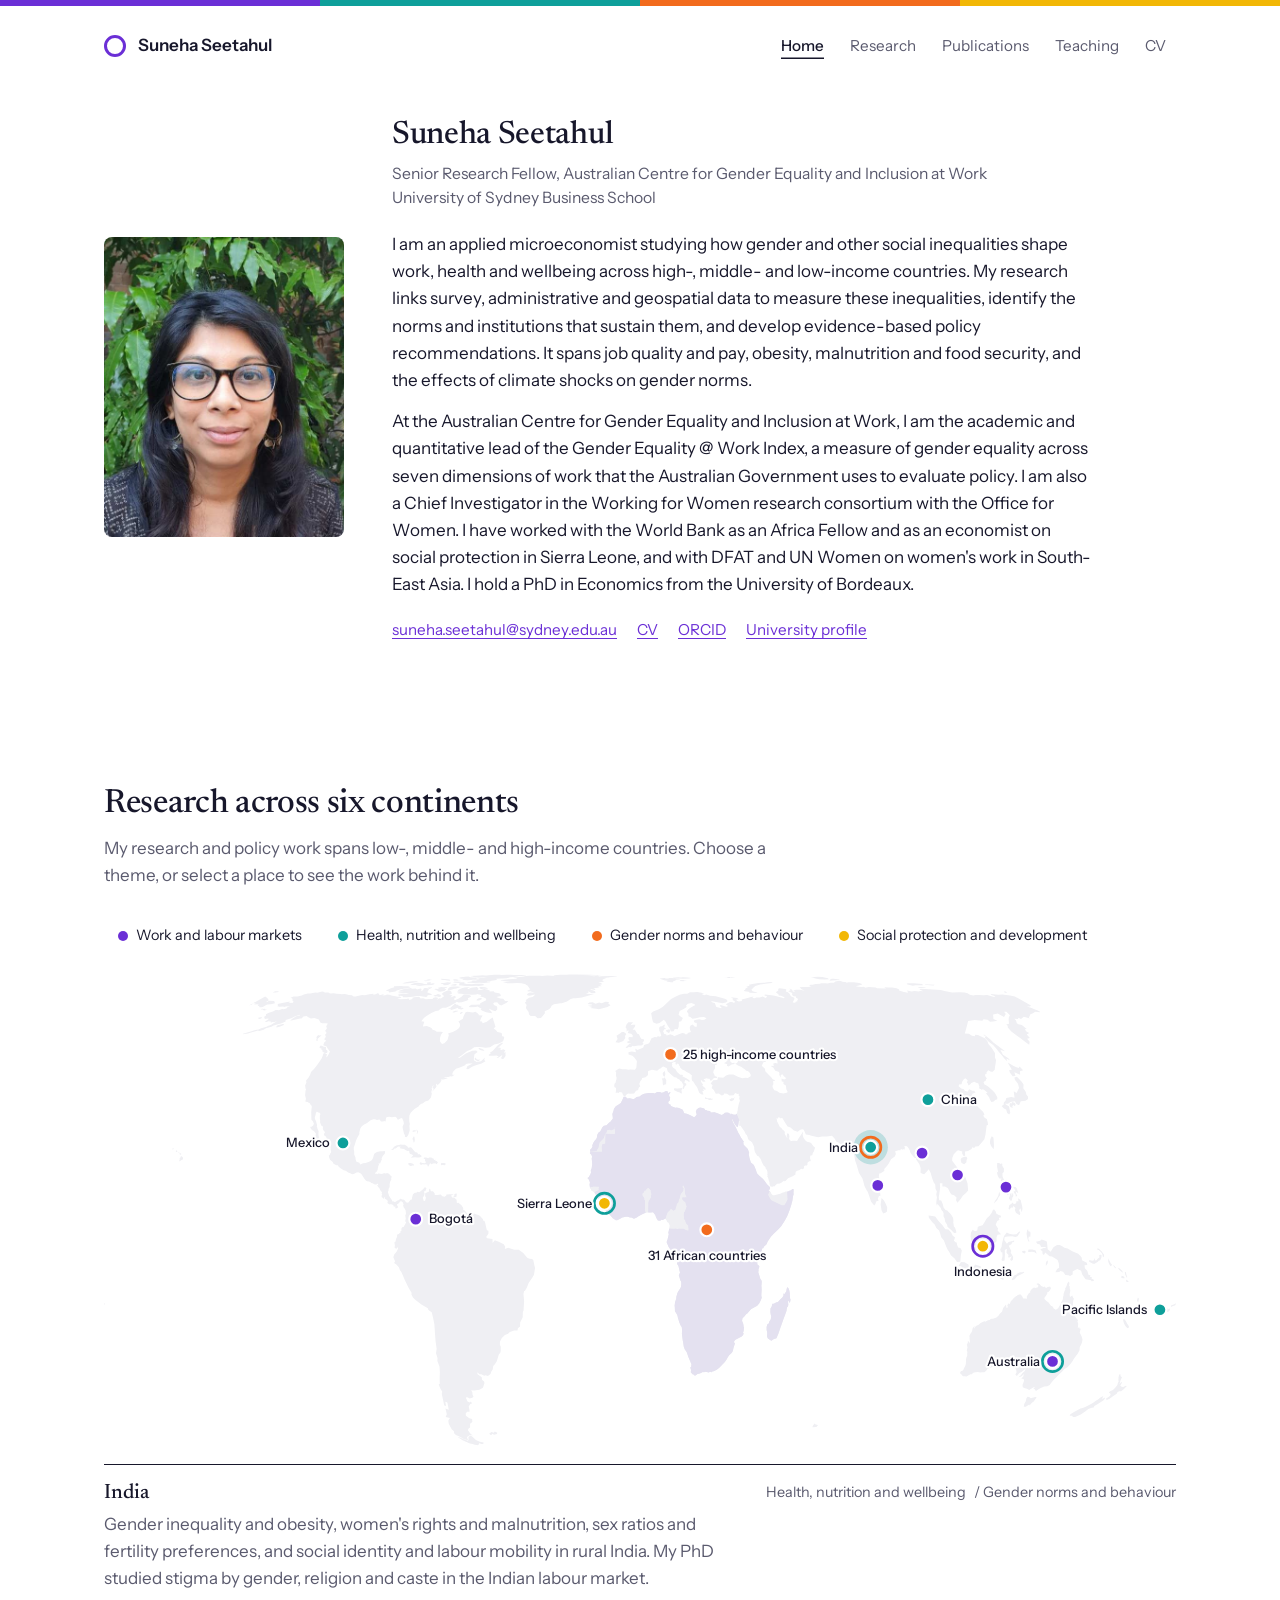
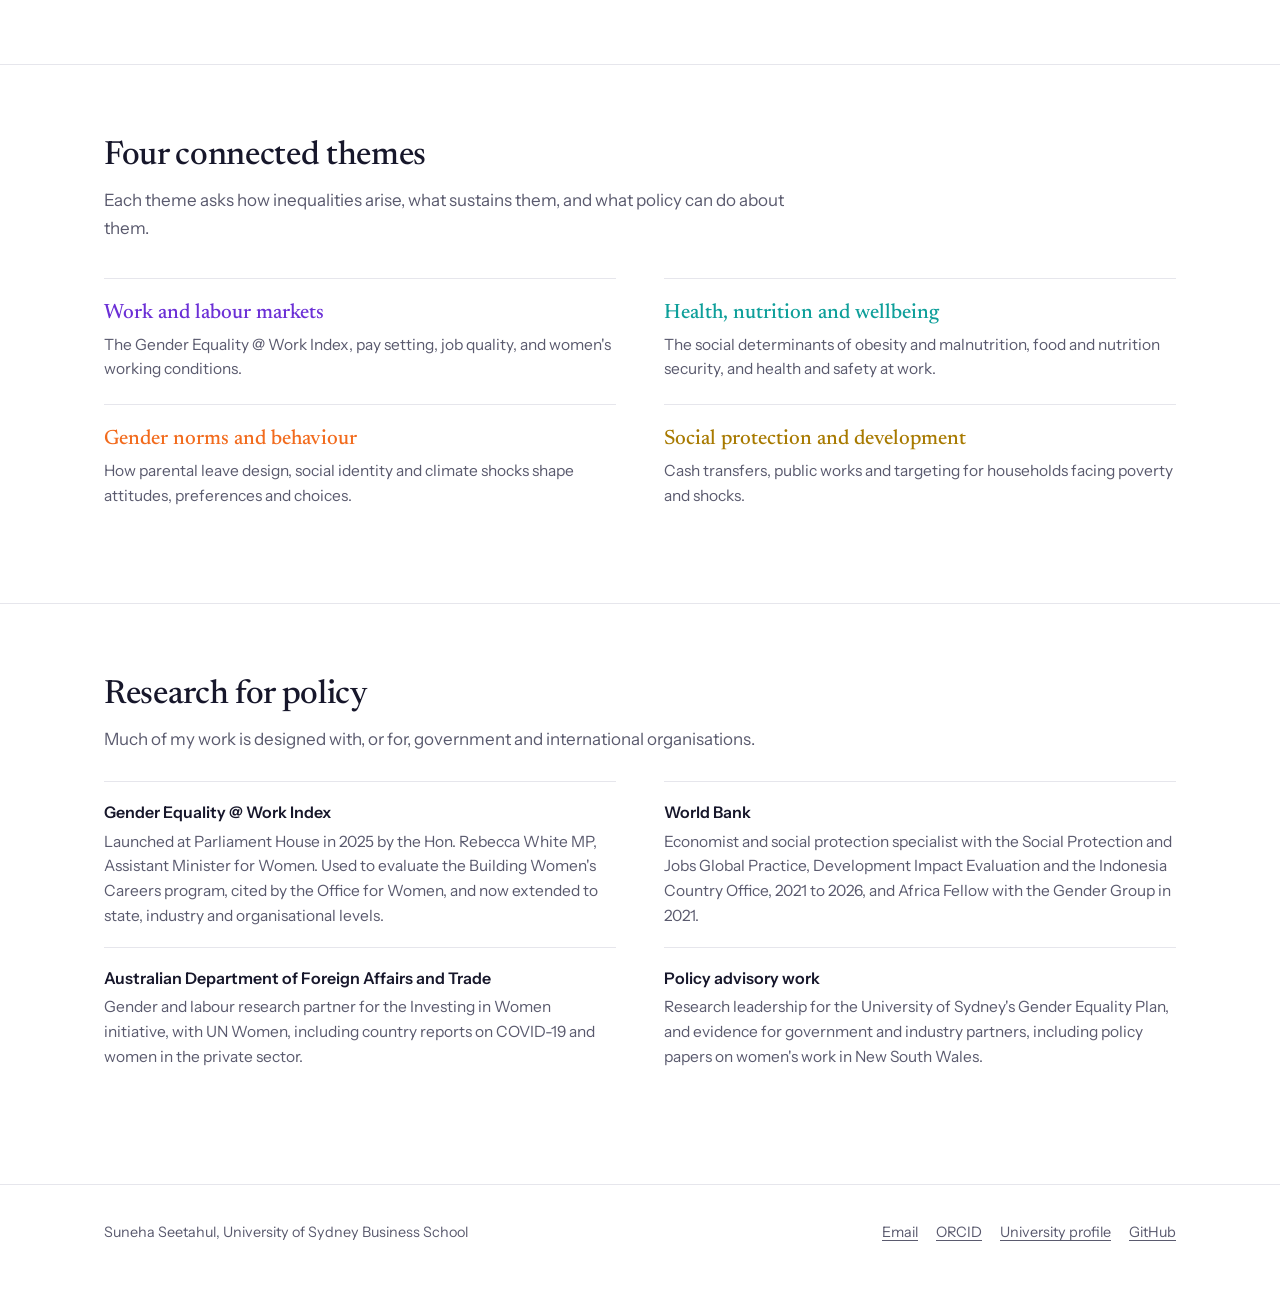
<file: index.html>
<!doctype html>
<html lang="en-AU">
<head>
<meta charset="utf-8">
<meta name="viewport" content="width=device-width, initial-scale=1">
<title>Suneha Seetahul</title>
<meta name="description" content="Suneha Seetahul is an applied microeconomist at the University of Sydney studying how gender and social inequalities shape work, health and wellbeing.">
<link rel="preconnect" href="https://fonts.googleapis.com">
<link rel="preconnect" href="https://fonts.gstatic.com" crossorigin>
<link href="https://fonts.googleapis.com/css2?family=Instrument+Sans:wght@400;500;600&family=Newsreader:opsz,wght@6..72,400;6..72,500&display=swap" rel="stylesheet">
<link rel="stylesheet" href="style.css?v=20261026b">
</head>
<body>
<a class="skip" href="#main">Skip to content</a>

<header class="site">
  <div class="wrap">
    <a class="brand" href="index.html"><span class="mark" aria-hidden="true"></span>Suneha Seetahul</a>
    <nav class="main" aria-label="Main">
      <ul>
        <li><a href="index.html" aria-current="page">Home</a></li>
        <li><a href="research.html">Research</a></li>
        <li><a href="publications.html">Publications</a></li>
        <li><a href="teaching.html">Teaching</a></li>
        <li><a href="cv.pdf">CV</a></li>
      </ul>
    </nav>
  </div>
</header>

<main id="main">
  <div class="wrap bio">
    <figure class="portrait">
      <div class="frame" style="border-radius: 8px;">
        <img src="photo.jpg" alt="Portrait of Suneha Seetahul">
      </div>
    </figure>
    <div class="bio-text">
      <h1>Suneha Seetahul</h1>
      <p class="role">Senior Research Fellow, Australian Centre for Gender Equality and Inclusion at Work<br>University of Sydney Business School</p>
      <p>I am an applied microeconomist studying how gender and other social inequalities shape work, health and wellbeing across high-, middle- and low-income countries. My research links survey, administrative and geospatial data to measure these inequalities, identify the norms and institutions that sustain them, and develop evidence-based policy recommendations. It spans job quality and pay, obesity, malnutrition and food security, and the effects of climate shocks on gender norms.</p>
      <p>At the Australian Centre for Gender Equality and Inclusion at Work, I am the academic and quantitative lead of the Gender Equality @ Work Index, a measure of gender equality across seven dimensions of work that the Australian Government uses to evaluate policy. I am also a Chief Investigator in the Working for Women research consortium with the Office for Women. I have worked with the World Bank as an Africa Fellow and as an economist on social protection in Sierra Leone, and with DFAT and UN Women on women's work in South-East Asia. I hold a PhD in Economics from the University of Bordeaux.</p>
      <p class="bio-links"><a href="mailto:suneha.seetahul@sydney.edu.au">suneha.seetahul@sydney.edu.au</a><a href="cv.pdf">CV</a><a href="https://orcid.org/0000-0003-4393-0550">ORCID</a><a href="https://profiles.sydney.edu.au/suneha.seetahul/">University profile</a></p>
    </div>
  </div>

  <section class="block" id="map" aria-labelledby="map-title">
    <div class="wrap">
      <div class="map-head">
        <div>
          <h2 class="section-title" id="map-title">Research across six continents</h2>
          <p class="lede">My research and policy work spans low-, middle- and high-income countries. Choose a theme, or select a place to see the work behind it.</p>
        </div>
      </div>
      <div class="filters" role="group" aria-label="Filter places by research theme">
        <button type="button" class="t-work" data-theme="work" aria-pressed="false"><span class="theme-dot"></span>Work and labour markets</button>
        <button type="button" class="t-health" data-theme="health" aria-pressed="false"><span class="theme-dot"></span>Health, nutrition and wellbeing</button>
        <button type="button" class="t-norms" data-theme="norms" aria-pressed="false"><span class="theme-dot"></span>Gender norms and behaviour</button>
        <button type="button" class="t-protection" data-theme="protection" aria-pressed="false"><span class="theme-dot"></span>Social protection and development</button>
      </div>
      <div class="map-wrap">
        <svg class="map" id="worldmap" viewBox="0 0 1000 440" role="img" aria-label="World map showing the places covered by Suneha Seetahul's research">
          <path class="land" d="M993,312.4L993.9,311.8L994.5,312.9L993.4,314.8L991.5,315.3L990.1,314.9L990.4,313.3L991.9,312ZM999.4,308.9L997.3,309.8L995.3,310.6L995.4,309.2L997.1,308.5L998,308.2L1000,307.1L1000,307.1L999.4,308.9ZM0,307.1L0,307.1L0,307.1L0.5,306.9L0.8,308.7L0.6,308.9L0.6,308.9L0,307.1ZM623.9,106L625.3,108.4L627.8,109.1L630,110.8L633.7,111.4L637.5,110.5L637.6,109.7L636.5,107.4L636.1,103.9L633.8,102.7L633.9,100.5L632.2,100.3L632,97.5L634.6,98.3L636.5,97.3L634.2,95.3L632.9,93.5L631.2,94.3L631.6,96.7L630.2,94.6L629.9,93.8L630.1,92.4L629.3,91.3L626.2,90.2L624.3,87.3L622.7,86.5L622.4,85.5L624.8,85.8L624.3,83.5L626.2,83L628.4,83.5L628,80.4L626.9,78.5L624.6,78.7L622.3,77.9L620,79.3L617.9,79.9L617.3,81.8L615.1,82.3L613.6,85.5L616.6,88.5L616.9,90.7L620.5,94.5L622.2,96.2L624,98.5L625.2,98.7L626.2,99.6L624.2,99.8L624.4,102.4L624.2,103.5L623.5,104.3ZM150.4,20.9L150.4,20.9L152.3,22.5L153.8,24.6L151.4,25.9L151.8,26.4L154,24.9L158.8,25.2L159.4,27.2L155.8,28.2L152.1,28.4L148.5,30.6L146.9,31.1L145.1,31L144.8,30.2L143.2,29.5L144.4,28.6L142.9,28.2L140.2,28.5L140.4,27.7L142.3,26.9L138.9,27.4L138.1,28.5L135.3,29.4L135.3,29.4L150.4,20.9ZM864.7,29.4L864.7,29.4L863.8,30.4L860.9,30.3L864.7,31.5L869.1,33.4L871.1,34L872.9,35L873.4,35.7L868.7,35.1L865.7,37L864.3,37.2L863.6,39L862.8,40.5L863.7,41.6L858.1,39.9L855.4,41.9L853.1,40.9L852.5,42L849.2,41.7L850.8,43.4L851.5,45.9L853,46.9L856.2,47.5L860.8,51.4L858.9,51.5L860.7,53.8L863.1,55L860.8,56.4L863.7,59.7L861.1,60.4L863.5,63.3L863.1,66L860.1,64L854.7,59.8L846.4,53.6L843.1,49.8L843,48.2L841.6,47L844.2,46.4L843.9,43.1L844,40.5L845.1,38.5L841.8,35.1L839.6,35.3L841.2,37.3L839.6,40L833.7,36.9L829.4,37.8L829.7,42L833.4,43.5L829.5,44.2L826.5,44.5L824.3,42.6L820.5,42.2L819.4,43.5L812.3,43L806.1,43.8L804.8,48.9L803,55.4L806.8,55.7L809.7,57.5L812.5,58.1L812.5,56.7L815.2,56.9L821.6,60L824,62.4L825,65.3L828,68.8L831.1,73.6L831.2,78.1L832.1,80.2L831.7,83.8L831.1,87.5L830.9,89.4L829,91.2L827.4,91.3L824.8,89.7L823.1,92.1L823.4,93.2L822.4,93L822,94.1L822,95.2L823.6,97.5L822.8,98.2L822.7,98.8L822.3,99.8L821,100.3L820.5,101.2L821.2,102.6L821.2,103L822.5,103.5L824.8,105L829.2,109L831.1,111.1L833.3,115L833.3,116.9L831.3,117.6L830,119L827.8,119.3L826.5,117.4L825.7,114.9L822.7,111.3L824.3,110.8L820.9,107.9L819.3,107.3L819.4,107.9L818.8,108.2L818.3,107.5L817.5,107.2L816.5,106.7L816.4,105.2L816.8,104.8L816.2,104.2L815.8,102.4L815.3,101.9L813.6,101.5L811.9,100.6L809,101.6L808,103.1L805.8,104.1L806.3,102.5L805,101.2L805.7,99L803.4,97.3L801.9,98.5L800.4,100.7L800,102.9L797.6,103L797.2,104.6L799.7,106.8L802.1,107.4L803,108.9L805.5,109.9L807.1,107.5L810,108.8L811.7,108.9L813.1,110.6L810,111.6L809.7,113.4L808.1,115.1L807.9,117.5L811.6,119.4L814.2,122.8L817.3,126L820.2,128.7L821.3,131.3L820.1,132.2L821.5,134.1L823.5,135.2L824.3,138.1L824.7,140.9L823.4,141.2L822.9,145.1L822.3,149.8L821.3,154.1L818.6,157.5L815.8,160.6L812.8,161L811.6,162.6L810.3,161.4L809.3,163.2L806,165.1L803.2,165.6L803.3,169.5L801.8,169.7L800.4,167.1L800.7,165.6L796.7,164.5L795.6,165.1L792.7,168.2L791.3,171.7L791.2,174.2L794.2,178.2L797.8,183L800.7,185.3L803,188.3L805.5,195.3L806.1,201.9L804.1,204.4L801.1,206.8L799.2,210L796.1,213.5L794.8,211.1L795.3,208.5L793,206.4L790.6,205.8L789.2,203.8L787.3,199.9L784.5,198.2L782.1,198.3L782.1,195.3L779.7,195.3L780,199.5L779.2,205L778.7,208.3L779.1,211.1L781,211.2L782.4,214.6L783.2,217.9L785,220.1L786.7,220.6L788.3,222.5L789,222.9L790.8,225.2L792.1,227.7L792.4,230.3L792.2,232L792.5,233.3L792.8,235.6L793.9,236.6L795,240L795,241.3L793,241.6L790.3,238.7L786.8,235.7L786.5,233.8L784.7,231.2L784.2,228.1L783.1,226L783.2,223.2L782.5,221.6L781.2,220.1L780.6,218.3L778.9,216.1L777.4,214.3L777.1,216.5L776.4,214.4L776.5,212.1L777,208.4L776.4,205.6L776.9,202.7L775.7,200.5L775.4,196.4L774,194.5L772.4,190L771.1,185.3L769.3,182.2L767.8,184L765.1,186.7L763.5,186.4L761.7,185.5L761.8,180.9L760.6,177.4L757.6,173.1L757.7,171.8L756,171.3L753.4,168.3L752.2,166.4L751.6,164.5L750.7,162.7L749.1,160.6L746.6,160.5L747.1,162L746.7,164L745.4,163.3L745.2,163.9L744.3,163.5L743.2,163.2L743.1,164.5L741.2,164.5L738,165.3L738.7,168L737.7,170.2L734.2,172.7L731.9,177.1L730.2,179.4L727.8,181.8L728,183.5L726.8,184.5L724.5,185.8L723.2,186L722.8,188.9L724,193.7L724.5,196.8L723.7,200.4L724.3,206.8L722.9,207L721.8,209.9L722.8,211.2L720.3,212.2L719.5,214.8L718.5,215.9L715.6,212.4L713.8,207.1L712.4,203.2L711.3,201.5L709.4,197.8L708.2,193.1L707.5,190.8L704.3,185.7L702.2,178.4L700.6,173.7L699.9,169.2L698.8,165.8L695.2,168L693.2,167.5L688.9,163.1L690,161.8L688.9,160.3L685.2,157.2L683,156.3L681.7,153.7L679.1,151L674.3,151.6L669.9,151.7L666.2,152.2L660.9,151.1L657.8,150.3L654.7,149.8L652.8,145.4L651.4,144.8L649.5,145.4L647.1,147.1L643.6,146L640.4,143.2L637.7,142.2L635.4,138.8L632.6,134.1L631.3,134.7L629.4,133.5L628.6,134.9L627,134.7L627.9,136.3L627.7,137.1L629,139.7L630.5,142.8L632,143.6L632.6,144.9L634.7,146.4L635.1,147.9L635,149.1L635.5,150.3L636.4,151.3L636.9,152.5L637.5,153.4L636.9,150.7L637.4,148.9L638,148.5L639,149.6L639.4,151.7L639.1,153.8L639.8,155.2L640.3,155L640.5,156L642.6,155.5L644.8,155.6L646.5,155.7L648,153.2L649.6,150.9L651,148.7L651.5,147.5L651.9,147.8L651.9,149.2L651.7,149.9L652.5,152.8L654.1,155.2L655.8,156.6L657.9,157L659.6,157.7L661.1,159.8L662,161L663.1,161.5L663.2,162.3L662.5,164.5L662.2,165.5L661.3,166.7L660.6,169.2L659.3,169L658.8,169.9L658.6,171.7L659.3,174.2L659.1,174.7L657.8,174.7L656.2,176L656.2,177.9L655.6,178.6L653.9,178.6L652.9,179.5L653.1,181L651.9,182.1L650.3,181.7L648.6,183L647.3,183.2L645.4,184.2L645,185.9L645.1,187.1L642.4,188.7L638.1,190.5L635.8,193.1L634.6,193.3L633.8,193.1L632.2,194.6L630.5,195.4L628.2,195.6L627.5,195.8L626.9,196.8L626.2,197L625.9,198L624.5,197.9L623.6,198.4L621.7,198.2L620.8,196L620.8,194L620.2,192.9L619.5,190.1L618.6,188.6L619.1,188.4L618.7,186.7L619,186L618.8,184.3L618.3,182.7L617.3,181.6L617,180.1L615.5,178.8L613.7,175.7L612.7,172.7L610.6,170.1L609.3,169.5L607.2,166L606.6,163.5L606.5,161.3L604.6,157.3L603.1,155.8L601.6,155.1L600.5,153L600.5,152.2L599.6,150.3L598.7,149.5L597.4,146.8L595.4,143.9L593.8,141.5L592.5,141.5L592.7,139.5L592.7,138.3L592.8,136.9L592.7,136.4L592.1,137.8L591.8,140.5L591.3,142.3L590.7,143L589.7,141.8L588.4,140.2L585.9,135.1L585.7,135.4L587.2,139.2L589.2,142.8L591.8,148.4L593,150.3L594,152.4L596.9,156.4L596.4,157L596.7,159.4L600.2,162.7L600.7,163.4L601.9,167L601.4,167.7L602.1,171.5L603.4,175.9L604.6,176.8L606.2,178.2L608.1,182.5L609.1,185.9L610.8,187.7L614.8,191.3L616.5,193.4L618.1,195.6L619.1,196.9L620.5,198L621.3,199.2L621.3,200.7L619.7,201.6L621,202.7L621.9,203.4L622.5,204.9L623.9,206.5L625.3,206.5L627.9,205.6L630.9,205.1L633.3,203.9L634.7,203.7L635.7,203L637.2,202.9L638.1,202.8L639.4,202.2L640.9,201.8L642.1,200.6L643.2,200.5L643.3,201.6L643.2,203.8L643.3,205.8L642.8,207.1L642.2,211.2L641.1,215.5L639.5,220.3L637.3,225.9L635,230.1L631.7,235.3L628.9,238.4L624.7,242.2L622.1,245.1L619,249.7L618.3,251.7L617.7,252.6L615.7,254.2L615,255.8L613.9,256L613.5,258.7L612.6,260.3L612,262.8L610.8,264L610.8,264L609.4,268.7L609.5,270.9L611.3,272.3L611.3,273.3L610.5,275.6L610.6,276.7L610.4,278.5L611.2,280.9L612.3,284.6L613.2,285.5L613.6,287.2L613.3,290.9L613.5,294.2L613.2,300.1L613.6,301.9L612.6,304.6L611.3,307.2L609.4,309.5L606.8,310.9L603.5,312.7L600.1,316.7L599,317.4L596.9,320L595.7,320.9L595.2,323.5L596.3,326.3L596.7,328.5L596.6,329.6L597.1,329.4L596.7,333L596.1,334.7L596.7,335.3L596.2,336.8L594.9,338.1L592.6,339.3L589.1,341.3L587.8,342.6L587.9,344.1L588.6,344.4L588.1,346.2L587.2,348.9L586.6,351.8L585.7,353.4L583.7,355.2L583.2,355.7L581.9,357.5L580.9,359.3L579.2,361.9L575.8,365.5L573.7,367.6L571.6,369.1L568.7,370.5L567.4,370.7L567,371.6L565.4,371.1L564.1,371.8L561.3,371.1L559.7,371.5L558.7,371.3L555.9,372.7L553.6,373.2L551.9,374.5L550.7,374.6L549.7,373.4L548.8,373.3L547.8,371.8L547.7,372.3L547.4,371.4L547.6,369.3L546.9,367L547.8,366.4L547.9,363.7L546.4,360.4L545.2,357.4L545.2,357.4L543.6,352.8L541.7,350.1L540.8,347.5L540.3,344L539.8,341.4L539.1,335.8L539.2,331.4L538.9,329.4L537.9,327.9L536.6,324.9L535.3,320.5L534.8,318.2L532.6,314.5L532.5,311.7L532.3,309.3L532.7,306.1L533.8,302.6L533.9,301L534.9,297.6L535.6,296.1L537.3,293.6L538.2,292L538.5,289.2L538.4,287L537.6,285.7L536.9,283.4L536.2,281.1L536.4,280.3L537.3,278.8L536.5,275.2L535.9,272.6L534.5,270.2L534.8,269.5L534.4,268.3L533.7,265.4L531.4,261.4L528.5,257.6L526.6,254.4L524.9,250.5L525,249.2L525.6,248L526.3,245.2L526.9,242.4L526.3,241.8L527.3,237.5L527.7,234.5L526.6,232L525.3,231.3L524.7,229.6L524,229.1L524,228L521.1,229.4L520,229.2L518.9,230.1L516.7,230L515.2,227.6L514.2,224.8L512.2,222.3L510.1,222.4L507.6,222.4L505.3,222.8L503,223.6L498.6,225.9L497,227.2L494.4,228.3L491.9,227.2L490.6,227.2L488.7,226.5L486.9,226.5L483.5,227.2L481.5,228.3L478.7,229.7L478.2,229.6L477.5,229.6L474.6,227.8L472,224.9L469.6,222.8L467.7,220.4L467,220.1L465,218.6L463.5,216.5L463,215.1L462.7,212.3L461.5,210.1L460.4,208.6L459.7,208.1L459,207.4L458.7,205.7L458.3,204.9L457.6,204.3L456.1,202.7L454.9,202.4L454.3,201.4L454.3,200.8L453.5,200L453.3,199.2L452.9,196.3L453.3,194.6L452.2,191.7L450.9,190.4L452.1,189.7L453.6,187L454.3,185.1L454.1,183.1L454.9,181.3L455.4,177.8L455.2,174.1L454.9,172.3L455.3,170.4L454.6,168.7L453.2,167.1L453.4,165.5L453.6,163.8L454.7,162.8L455.7,160.9L455.5,159.7L456.6,157.1L458.2,154.8L459.1,154.2L459.9,152.1L460.1,150.2L461.1,148L463,146.6L464.9,143L464.9,142.9L466.3,141.6L468.8,141.2L471,138.7L472.4,137.8L474.7,134.8L474.2,130.5L475.3,127.5L475.7,125.6L477.4,123.3L480.1,121.7L482.1,120.3L483.9,116.7L484.7,114.6L486.6,114.6L488.2,116.1L490.6,115.8L493.3,116.6L494.4,116.6L496.9,114.8L499.7,114.2L501.3,112.8L503.8,111.7L508.1,111.1L512.3,110.9L513.6,111.4L516,110L518.7,110L519.8,110.8L521.5,110.6L524.2,109.2L526,109.6L526,111.3L528.2,110.1L528.4,110.7L527.2,112.4L527.2,114L528.1,114.8L527.9,117.8L526.3,119.5L526.9,121.4L528.2,121.4L528.9,123.1L530,123.6L533.1,124.8L534.2,124.5L536.4,125.1L539.9,126.7L541.3,129.8L543.7,130.4L547.5,131.9L550.5,133.7L551.7,132.8L552.9,131.1L552.1,128.5L552.7,126.7L554.5,125.1L556.3,124.6L559.9,125.4L560.9,126.9L561.9,126.9L562.8,127.5L565.4,127.9L566.1,129.1L569.6,129L572.3,130L575,131L576.3,131.5L578.2,130.4L579.1,129.4L581.4,129.1L583.3,129.6L584.3,131.3L584.7,130.2L586.9,131L589,131.2L590.2,130.3L590.8,129.2L590.6,129L591.1,127.3L591.3,124.7L591.6,123.8L591.6,123.8L592.2,121L593.1,118.5L593.2,118.4L592.5,115.8L593,114.4L591.8,112.9L592.6,111.6L591,111.9L588.8,111.1L587.3,113.1L583.5,113.4L581.1,111.6L578.4,111.5L578,112.9L576.2,113.3L573.5,111.5L570.7,111.6L568.8,108.2L566.8,106.4L567.7,103.8L565.9,102.2L568.3,99L572.1,98.9L572.8,96.4L577.6,96.8L580.3,94.7L583,93.8L587.1,93.7L591.8,96L595.6,97.3L598.4,96.8L600.6,97.1L603.2,95.4L603.3,94L602.2,91.8L600.6,90.6L599.1,90.2L598,89.2L594.3,86.6L591.3,85.4L588.8,83.5L590.5,83L591.9,80.4L590.3,79.2L593.6,77.9L593.3,77.2L591.3,77.7L589.5,78L588.1,79L585.9,79.2L584,80.3L584.5,82L584.6,82.2L585.9,83L588.3,82.8L588.1,83.9L585.5,84.5L582.6,86.3L581.1,85.7L581.4,84.2L578.5,83.3L578.9,82.7L581,81.6L580.5,81.2L580.2,80.9L576.3,80.1L575.9,79L573.7,79.3L573.2,81.1L571.7,83.4L571.9,84.2L570.8,84.9L570,84.6L569.9,88.4L568.8,89.7L568.3,92L569.3,93.8L569.8,95.1L572.1,96.1L571.8,96.9L568.9,97.1L567.9,98.1L566.1,99.9L565.1,98.4L565,97.7L563.5,97.6L562.2,97.3L559.2,98.1L561.2,100L560,100.5L558.6,100.5L557.1,98.8L556.7,99.6L557.5,101.5L558.9,103.1L558,103.8L559.6,105.3L560.9,106.3L561.2,108.2L558.7,107.3L559.7,109L558.1,109.4L559.3,112.4L557.6,112.4L555.4,110.9L554.2,108.2L553.5,106L552.4,104.5L550.9,102.6L550.7,101.6L550.2,101.4L550.1,100.7L548.6,99.6L548.2,98L548.2,95.8L548.5,94.8L548,94.3L547.5,94L546.7,93L545.5,92.3L543.1,91.1L541.6,90L539.3,89L537,86.7L537.5,86.4L536.3,85.1L536.1,84L534.5,83.5L533.9,84.9L533.1,83.9L533.1,82.8L533.2,82.7L533.7,82.4L531.7,82L529.8,83.1L530.1,84.6L529.8,85.5L530.7,87.2L533.1,88.8L534.6,91.4L537.5,94L539.5,94L540.1,94.7L539.5,95.4L541.8,96.5L543.7,97.5L546,99.2L546.3,99.8L546,101L544.4,99.5L542.2,98.9L541.3,101.1L543.2,102.3L543.1,104L542,104.2L540.9,107.1L539.9,107.4L539.8,106.3L540.2,104.5L540.7,103.8L539.6,101.9L538.7,100.2L537.6,99.8L536.8,98.4L535.1,97.8L533.9,96.5L532.1,96.3L530,94.8L527.7,92.7L525.9,90.9L524.9,87.7L523.7,87.3L521.7,86.3L520.6,86.7L519.2,88.2L518.2,88.4L516,90.2L511.2,89.4L507.6,90.4L507.4,92.3L507.5,94.2L505.2,96.4L502,97.1L501.8,98.2L500.3,100L499.3,102.7L500.3,104.6L498.8,106.1L498.3,108.2L496.3,108.9L494.5,111.5L491.3,111.6L488.8,111.5L487.2,112.7L486.2,114L484.9,113.7L484,112.6L483.3,110.6L481,110.1L479.9,111L478.6,110.5L477.3,110.9L477.7,108.2L477.6,106.2L476.5,105.8L475.9,104.6L476.2,102.4L477.3,101.2L477.5,99.9L478.1,97.9L478.1,96.5L477.7,95.3L477.6,94.3L477.8,92L476.9,90.6L480.5,88.2L483.4,88.8L486.7,88.8L489.3,89.4L491.4,89.2L495.3,89.3L496.6,87.4L497.1,81.1L494.7,77.9L492.9,76.3L489.3,75.1L489.2,72.9L492.2,72.3L496.2,73L495.5,69.6L497.7,70.9L503.1,68.6L503.8,66.2L505.8,65.6L507.7,65L508.8,64.2L510.7,60L513.8,58.8L515.7,58.9L516.1,58.3L518,58.1L518.4,58.7L519.9,57.3L519.3,56.3L519.1,54.7L518.1,53.2L517.8,50.4L518.2,49.7L518.7,48.9L520.7,48.7L521.4,48L523.1,47.2L523.1,48.6L522.5,49.5L522.9,50.2L524.1,50.6L523.6,51.6L522.9,51.4L521.5,53.3L522.2,54.7L522.3,55.7L524.6,56.4L524.7,57.4L526.9,56.9L528.1,56.1L530.8,57.2L531.9,58.1L533.4,57.3L536.8,56L539.5,55L541.8,55.5L542,56.2L544.2,56.2L544.5,55L547.5,54.1L546.6,51.8L546.4,49.7L547.2,48.1L549.1,47.2L551.2,49.2L552.9,49.1L553,47.1L552.9,45.5L552.2,45.8L550.6,44.9L550.2,43.4L552.7,42.7L555.4,42.3L557.8,42.8L560,42.7L562.1,41.3L559.6,40.1L555.8,40.3L552.2,41.2L548.8,41.7L547.3,40.4L545.1,39.5L545.2,37.1L543.7,34.9L544.5,33.5L546,32.1L550.2,29.6L551.4,29.1L551,28.2L547.9,27.1L544.6,27.8L543,29.3L543.6,30.7L540.7,32.6L537,34.6L536,38L537.8,39.7L540,41.1L538.5,44L536.3,44.6L536.1,49.1L535.2,51.6L532.4,51.3L531.4,53.5L528.9,53.6L527.9,51L525.8,48L523.8,44.3L522.2,42.7L518.2,45.7L515.3,46.3L512.2,45L511.4,42.2L510.4,36.5L512.3,34.9L517.6,32.9L521.4,30.5L524.8,27.4L529,23.3L532.1,21.7L536.9,19.3L541,18.4L544.1,18.5L546.6,17L550.1,17.1L553.4,16.7L559.8,18L557.5,18.6L560,19.8L561.8,19.1L565.4,20.3L570.8,20.7L579.1,23L581,24L581.7,25.4L580,26.6L576.9,27.2L567.4,25.5L566.1,25.8L569.9,27.4L570.3,28.4L571.2,30.7L574.1,31.4L575.9,32L575.8,30.9L574.2,29.9L575.2,29L580.6,30.5L582.1,29.9L580.1,28.3L583.9,26.1L585.8,26.2L588,27L588.5,25.5L586.3,24.2L586.8,23L584.8,21.7L590.5,22.4L592.2,23.5L589.8,23.8L590.3,25L592.2,25.7L595.1,25.2L594.9,23.9L598.6,22.9L604.5,21.2L606,21.3L604.7,22.5L607.3,22.7L608.3,22L611.9,21.9L614.3,21.1L617.3,22.3L618.7,21L615.9,19.8L616.5,19.2L622.6,19.8L625.7,20.4L634.3,22.7L634.9,21.6L632.1,20.6L631.8,20.2L629.3,20L629.3,19.1L627.2,17.6L626.7,17L629,15.3L629,13.7L630.2,13.4L635.5,13.9L636.6,14.8L636,16.3L637.6,16.9L639.3,18.2L640.8,20.8L643.9,22.1L644.1,23.4L642.4,26.5L644.9,26.8L645.1,26L646.9,25.4L646.7,24.4L647.6,23.4L645.6,22.2L645.5,20.9L643.3,20.7L641.9,19.6L642,17.7L638.3,16.2L640.7,15L639.2,13.8L640.1,13.7L641.9,14.7L642.6,16.4L644.9,16.7L643,15.4L645.5,14.7L649.3,14.7L653.7,15.7L650.7,14.2L648.9,12.4L651.8,12.1L656.3,12.1L660.1,11.9L657.8,11.1L658.9,10.1L661,10L663.7,9.3L668.3,9.1L668.5,8.7L673.1,8.6L674.9,8.9L678.1,8.1L681.4,8.2L681.2,7.6L682.2,7L685.8,6.4L689.3,6.9L687.3,7.2L691.6,7.4L693,8.1L694.2,7.7L699.5,7.8L704.5,8.4L706.6,9L707.2,9.8L705.8,10.2L702.1,11.1L701.3,11.5L703.9,11.8L707.1,12.2L708.4,11.9L710.7,12.9L710.9,12.5L713.5,12.2L719.8,12.5L721.3,13.3L729.5,13.5L727.8,12.3L732.1,12.5L735.1,12.5L739.3,13.4L741.8,14.5L741.7,15.3L746.1,16.7L750.1,17.4L749.2,15.5L753.4,16.3L755.9,15.8L760.4,16.4L761,15.9L764.5,16.1L760.6,14.5L761.9,13.7L780.6,14.9L784,15.9L791.2,17.3L798.3,17L802.7,17.3L805.6,18L807.7,19.4L811,20L812.9,19.6L816.3,19.6L820.6,19.9L823.8,19.7L830.3,21.5L831.6,20.8L827.8,19.6L827.1,18.7L834.2,19.3L838,19.1L845.3,20.1L849.6,20.9L864.7,29.4ZM228.3,19.5L231.2,19.9L232.9,20.9L234.7,21.1L237.6,20.2L240.8,19.6L243.3,19.9L247.4,19L251.2,18.5L251.4,19.3L253.5,18.9L255.1,18L256.2,18.2L257.1,19.9L261.4,18.6L259.7,20.1L262.5,19.8L264,19.2L266.2,19.3L268.1,20.1L271.7,20.8L274,21.2L276,21.1L277.4,22.1L273.5,23.1L276.5,23.5L282.1,23.3L284.2,22.9L284.9,24.2L288.2,23.1L287.2,22.3L289.2,21.6L291.7,21.5L293.5,21.3L294.5,21.8L295.3,22.9L297.7,22.7L300.2,23.6L303.6,23.3L306.4,23.3L307.4,22.1L309.5,21.7L311.9,22.4L309.9,24.4L312.8,22.7L314.3,22.8L317.2,20.7L316.3,19.5L314.9,18.7L317.1,16.7L320.8,15.4L322.9,15.6L324,16.4L324.5,18.5L321.9,19.5L325.1,19.9L323.2,21.9L327.3,20.4L328.4,21.6L326.5,23.2L327.1,24.6L330.5,23.1L333.5,21.3L335.5,19.1L338.1,19.3L340.7,19.6L342.5,20.5L341.8,21.5L339.4,22.6L339.9,23.7L338.8,24.8L333.7,26.3L330.6,26.6L329.1,25.9L327.6,27L324.1,28.9L322.7,29.9L319,31.4L316,31.6L313.6,32.6L312.2,34.1L309.5,34.4L305.4,36.3L300.8,39.1L298.4,41.1L296,44L298.8,44.5L298,46.9L297.5,48.9L301,48.4L304.2,49.6L305.7,50.6L306.5,51.9L308.8,52.6L310.4,53.8L314,53.9L316.2,54.2L314.4,56.6L313.5,59.4L313.3,62.7L315.3,65.4L317.5,64.5L320.4,61.5L321.7,57L320.9,55.5L325.3,54.2L328.9,52.3L331.2,50.4L332.1,48.6L332,46.4L330.6,44.4L334.8,41.7L335.4,39.4L337.3,35.6L339.1,35.1L342.2,35.7L344.2,36L346.4,35.3L347.8,36.1L349.5,37.6L349.5,38.5L353.2,38.7L351.9,40.8L350.7,44L352.5,44.4L353.2,46L357.1,44.5L360.7,41.7L362.7,40.5L363.2,42.8L364.3,46.1L365.2,49.3L363.5,50.9L365.7,52.5L367,54.1L370.3,54.8L371.3,55.7L371.3,58L372.9,58.4L373.4,59.5L372.3,62.7L370.2,63.8L368.2,64.8L364,65.8L360.1,68.3L356,68.7L351.2,68.1L347.7,68.1L345.3,68.3L342.4,70.4L338.8,71.8L333.7,75.8L329.8,78.6L332,78.1L337.5,74.1L343.5,71.6L347.1,71.3L348.6,72.7L345.6,74.8L345.1,78.1L345,80.4L347.6,82L351.7,81.5L355.3,78L354.7,80.3L355.9,81.4L352.2,83.5L346.2,85.3L343.3,86.6L339.8,88.9L338,88.7L338.9,86L344,83.4L340.1,83.5L337.3,83.9L337.3,84.9L334.2,86.4L331.2,87.5L328.3,88.5L326.3,90.4L325.6,91.1L325,92.8L325.2,94.5L326.2,94.6L326.3,93.4L326.8,94.1L326.3,95L324.4,95.6L323.3,95.5L321.2,96.1L320.1,96.2L318.6,96.4L316.2,97.3L320,96.7L320.6,97.3L316.7,98.3L315.1,98.3L315.3,97.9L314.3,98.8L314.9,99L313.6,101.4L310.8,103.9L310.9,103.1L310.5,102.9L309.9,102.1L309.8,103.8L310.2,104.4L309.8,105.7L308.6,107L306.3,109.7L306.1,109.5L307.6,107.3L306.8,106L307.4,103.2L306.4,104.6L306.2,106.8L304.8,106.2L306.1,107.3L305.2,110.5L305.8,110.8L305.7,111.9L305,115.3L302.6,117.9L299.6,118.9L297.2,120.9L295.9,121.1L294.2,122.4L293.4,123.6L289.9,125.8L287.9,127.5L286.1,129.5L284.9,132L284.7,134.5L284.8,137.5L285.3,140L284.9,141.6L285.2,145.7L284.5,148.1L284.1,149.5L282.9,151.7L282,152.2L280.7,151.8L280.7,150.2L279.9,149.3L279.2,146.3L278.6,143.5L278.6,142.1L279.7,139.7L279.5,137.8L278.3,134.8L277.4,134.3L274.3,135.9L273.9,135.7L273,134.1L271.7,133.2L268.5,133.6L266.3,133.2L264.2,133.5L263,134L263.1,135L262.7,136.4L263,137.1L262.4,137.6L261.5,137.1L260.3,137.7L258.4,137.6L257,135.7L254.6,136.2L252.9,135.4L251.2,135.6L248.7,136.4L245.4,139.1L242.3,140.6L240.3,142.3L239.2,143.9L238.5,146.4L238.1,148.1L238.3,149.3L236.4,152.5L235.2,155.1L233.7,160L233,161.8L233,163.8L233.4,165.6L233.4,168.4L234.6,171.2L234.8,173.3L235.5,175.1L238.2,176.1L239.1,177.6L241.7,176.6L243.9,176.2L246.1,175.6L247.9,174.9L250,173.4L251,171.3L251.9,168.2L252.6,167.1L254.6,166.1L257.7,165.3L260.1,165.4L261.8,165.1L262.3,165.9L261.9,167.6L260,169.8L258.9,172.1L259.3,172.7L258.6,174.3L257.4,177.2L256.8,176.3L256.2,176.3L256.2,176.9L256.7,176.9L256.4,177.9L255.7,179.5L255.9,180.1L255.3,181.4L255.5,181.8L254.8,183.6L254.1,184.6L253.6,184.8L252.9,186L253.7,186.7L254,186.2L254.7,186.6L255,186.8L255.7,186.1L256.5,186.1L256.7,186.4L257.2,186.2L258.4,186.5L259.7,186.4L260.7,186L261.1,185.6L261.9,185.8L262.6,186.1L263.3,186L263.9,185.6L265.1,186.2L265.5,186.2L266.3,186.9L266.9,187.8L267.9,188.4L268.5,189.4L268.2,189.7L267.9,190.6L268,191.9L267.2,193.2L266.7,194.7L266.4,196.4L266.5,197.4L266.4,199.1L265.9,199.4L265.4,201L265.5,202L264.9,203L264.9,204L265.2,204.6L265.8,206.7L266.7,208.2L267.9,209.8L268.8,211.2L268.7,212L269.8,212.2L270.1,211.9L270.8,212.8L272.2,212.5L273.4,211.6L275.2,210.8L276.3,209.7L277.8,209.9L277.7,210.3L279.2,210.4L280.4,211L281.2,212.2L282.2,213.2L283.7,213.3L286,210.7L287.2,210.3L287.3,209L288.1,205.8L289.8,204.1L291.6,204L291.9,203.2L294.1,203.6L296.5,201.7L297.6,200.8L299.2,199L300.1,199.2L300.8,200.2L300.1,201.5L299.9,202.4L298.3,202.8L299,204.5L298.8,206.5L297.4,208.7L298.3,211.7L299.5,211.5L300.3,208.7L299.6,207.4L299.6,204.5L303.3,203L303,201.2L304.1,200L304.9,202.7L306.9,202.7L308.5,204.8L308.5,206.1L311,206.1L314.1,205.7L315.6,207.4L317.7,207.9L319.3,206.7L319.4,205.8L322.9,205.5L326.3,205.5L323.8,206.6L324.7,208.4L326.9,208.7L328.9,210.5L329.2,213.6L330.6,213.5L331.7,214.4L333.5,215.8L335.1,218.2L335.1,220.2L336.2,220.3L337.6,222.1L338.6,223.5L342,224.2L342.3,223.5L344.6,223.3L347.6,224.3L348.6,224.7L350.6,225.6L353.5,228.8L354,230.4L354.9,230.2L355.6,232.3L357.1,239L358.6,239.6L358.6,242.2L356.5,245.4L357.4,246.5L362.4,247.1L362.5,250.9L364.6,248.4L368.2,249.8L372.9,252.1L374.3,254.4L373.9,256.5L377.1,255.3L382.7,257.3L386.9,257.2L391.1,260.3L394.8,264.6L397,265.7L399.4,265.9L400.5,267.1L401.5,271.9L402.1,274.2L401.1,280.5L399.8,282.9L396.1,288.2L394.5,292.5L392.6,295.7L391.9,295.8L391.3,298.6L391.9,305.6L391.5,311.3L391.4,313.8L390.7,315.3L390.6,320.2L388.2,325L388.1,328.8L386.1,330.4L385.7,332.6L382.7,332.6L378.6,334L376.9,335.6L374,336.7L371.1,339.6L369.3,343.1L369.3,345.8L370.1,347.8L370.1,351.4L369.8,353.2L368.2,355.1L366.4,361.3L364.6,364.1L363.1,365.7L362.6,369L361.2,371L360.6,373.2L358.1,375.1L356,374.4L354.7,374.8L352,373.3L350.2,373.4L348.2,371.5L348.5,373.3L352.4,376.2L352.6,378.6L354.6,380.1L354.9,381.7L353.5,386L350.2,387.8L345.3,388.5L342.5,388.2L343.6,390.2L343.8,392.6L344.7,394.3L343.6,395.4L341.2,395.9L338.4,394.7L337.7,395.5L339.1,398.8L341.1,399.8L342.1,398.7L343.4,400.4L341.5,401.4L340.2,403.4L340.9,406.6L341,408.3L338.7,408.3L337.4,409.9L337.6,412.2L340.8,414.5L343.4,415.1L343.6,417.9L341.5,419.6L341.5,423.1L339.9,424.3L339.5,425.6L341.7,428.7L344,430.4L342.9,430.2L340.9,430.2L340.1,430.9L338.6,431.9L339.5,434.6L338.6,434.6L335.6,433.7L332,431.7L328.3,430.1L326.6,428.3L326.4,426.6L324.3,424.6L321.6,419.5L321.2,416.6L322.7,414.2L318.7,413.3L319.8,410.6L318.5,405.3L321.6,406.4L320.3,399.8L318.4,399L319.1,403L317.4,402.5L316.4,397.9L315.1,391.9L315.5,389.6L313.6,386.4L312.2,382.6L313.2,382.5L313.1,377L313.3,371.5L313,366.3L311,361.1L311.1,358.2L309.7,353.8L310.3,349.5L309.3,342.5L308.7,335L308.2,326.8L307,320.8L305.7,315.6L302.6,313.4L302.1,311.9L296.1,308.2L290.6,304.1L288.2,301.8L286.7,298.7L287,297.6L284.1,292.7L280.7,285.7L277.4,278.1L276.1,276.4L275.1,273.6L272.7,271.1L270.6,269.6L271.5,267.9L269.9,264.3L270.7,261.6L272.9,259.2L274.3,256.4L273.7,254.7L272.6,256.5L270.9,254.8L271.4,253.7L270.9,250.3L271.9,249.7L272.4,247.3L273.5,244.9L273.3,243.3L274.9,242.5L276.8,241L276.4,239.8L277.5,239.5L277.4,237.6L278.1,236.2L279.5,235.9L280.8,233.6L281.9,231.6L280.9,230.6L281.5,228.4L281,225L281.7,224L281.4,220.7L280.4,218.7L279.5,217.6L279,215.6L279.8,214.6L279.1,214.3L278.7,213L277.3,212L276.1,212.2L275.4,213.5L274.2,214.5L273.6,214.6L273.3,215.4L274.5,217.5L273.7,218L273.2,218.5L271.9,218.7L271.6,216.5L271.1,217.1L270.2,216.9L269.8,215.4L268.6,215.1L267.9,214.7L266.7,214.7L266.6,215.5L266.3,214.9L264.8,214.1L264.3,213.3L264.7,212.6L264.7,211.8L264,210.9L262.9,210.1L262,209.6L261.9,208.5L261.2,207.9L261.3,209L260.7,209.9L260.1,208.8L259.3,208.4L258.9,207.7L259.1,206.5L259.6,205.3L258.8,204.8L259.5,204.1L258.7,202.9L257.5,201.4L257.1,200.1L256,198.9L254.8,197.2L255.2,196.6L255.6,197.2L255.9,196.9L255.5,195.8L254.7,195.4L254.3,196.3L252.7,196.3L251.7,195.9L250.7,195.1L249.1,194.9L248.5,194.1L247.1,193.5L245.4,193.4L244.2,192.6L242.9,191.1L240.4,187.1L239.2,185.9L237.1,184.9L235.5,185.1L233,186.6L231.5,186.9L229.7,185.9L227.8,185.2L225.5,183.5L223.5,183L220.7,181.3L218.7,179.5L218.2,178.5L216.7,178.3L214.1,177.1L213.3,175.4L210.8,173.3L210,171L209.7,169.2L210.7,168.8L210.7,167.8L211.6,166.8L211.9,165.5L211.4,163.9L211.5,162.4L211.1,160.6L209.7,157L207.8,154.1L207.2,151.9L205.3,150.4L205.1,149.5L206.2,147.3L205.1,146.4L204.1,144.7L204.3,142.2L203,141.9L202.1,140L201.5,138.3L201.7,137.2L201.3,134.5L201.4,131.8L202,130.5L200.7,129.1L199.8,129.2L198.6,128.3L197.6,129.7L197.4,131.4L196.6,134L196.9,135.5L198,137.9L198.1,138.8L198.4,139L198.3,140.2L198.8,140.2L198.5,142.5L199,143.4L199.2,144.7L200.2,146.5L200,149.8L200.3,151.4L200.5,153.1L200.1,155L201.4,155.2L202,156.8L202.5,158.4L202.2,159.1L200.7,160.4L200.2,160.4L200.2,158.2L199,156.1L197.6,154.4L196.5,153.4L197.4,150.8L197.6,148.8L196.7,147.7L195.4,146.1L194.9,146.6L194.5,145.6L193.2,144.8L192.3,142.7L192.6,142.4L193.6,142.6L195.1,141.3L195.8,139.7L194.7,137.2L193.5,136.2L193.4,134L193.4,131.7L193.3,128.9L193.6,125.7L193.9,123.9L193.1,122L192.1,121.5L192.3,120.5L190.9,120.4L190.4,119.4L188.2,119.1L187.8,118.6L188.4,116.7L187.6,113.2L188,108.6L188.5,107.8L188,106.7L187.6,103.9L188.8,101.2L188.5,99.4L190.7,96.7L192.3,93.9L193.1,91.4L196.1,88.4L198.3,85.5L200.5,82.6L203.1,78.5L204.2,75.8L204.6,74.4L205.4,73.8L208,74.9L207.2,77.8L208.3,77L209.8,74.5L210.9,72L210.5,72L208.3,69L207.7,67.7L204.5,66.5L205.4,63.9L207.2,62.2L205.4,60.9L207,58.6L206.2,56.6L207.5,55.2L207.3,54.1L206.2,53.2L207.9,50.9L207.3,48.7L208.8,46.2L206.9,46L203.5,46L201.8,45.2L200.4,42.5L198.9,42L196.2,41.1L193,41.4L190.2,40.2L189,39.1L186,39.7L184.3,41.4L182.9,41.6L179.8,42.1L176.8,43L173.7,43.5L175.3,42L179.4,39.5L182.7,38.8L182.9,38.1L178.4,39.5L174.8,41.2L169.4,43L169.4,44.3L165.1,46.1L161.4,47.2L158.2,48L156.2,49.2L151.1,50.6L148.9,51.9L144.9,53.1L143.6,52.8L140.6,53.6L137.2,54.5L134.3,55.5L129.4,56.3L129.7,55.8L133.7,54.5L136.9,53.7L141.1,52.2L144.2,51.8L146.6,50.7L151.7,49.1L152.8,48.6L155.6,47.6L158.5,45.7L161.5,44.1L158,44.9L157.9,44.5L155.5,45.4L155.8,44.1L154,45L154.9,43.7L151.4,44.8L150,44.8L151.9,43.2L153.5,42.3L153.4,41.4L149.9,41.9L149.8,40.7L149.2,40.1L151.2,38.7L151,37.6L153.9,36.2L157.6,34.9L160.1,33.6L162,33.5L162.9,33.9L166.2,32.7L167.4,32.9L170.1,32.2L171.3,31.1L170.7,30.7L173.6,29.9L172.3,29.9L169.4,30.4L168,30.9L167.2,30.4L163.9,30.6L161.7,30.1L162.3,29.2L161.9,27.9L166.2,27L172.3,25.9L174,25.9L172,27L176.3,26.9L176.8,25.6L175.7,24.7L176,23.7L175.6,22.8L174,22.2L176.9,21.1L180.5,21L184.5,20.1L186.5,19.2L190.1,18.3L192.3,18.1L197.3,17.2L198.9,17.4L203.5,16.4L205.7,16.8L205.7,17.6L207.1,17.2L210.2,17.3L209.3,17.8L211.7,18.1L214,17.9L217.1,18.5L220.5,18.7L221.6,18.9L224.6,18.6L226.7,19.2ZM325.3,35.3L327.6,34.2L330.5,34.2L330.1,34.7L326.7,36L325.2,36ZM351.2,13.8L349.9,12.9L350.6,12.3L351.5,12.2L355.6,12.4L358,13.3L357.8,13.8L355.8,13.7L353.9,13.7L351.6,13.9ZM332.3,36.2L333.6,35.5L334.4,35.5L334.6,36L332.9,37.3L332.1,37.1L332.1,36.4ZM329.1,10.3L327.5,10.9L324.9,10.8L323.2,10.4L324.9,9.7L328,9.3L329,9.8ZM332.7,6.7L331.8,6.7L328.6,6.6L328.5,6.3L332.1,6.3L333.1,6.5ZM329.3,5.1L330.9,5.5L329.9,6L327,6.2L325.9,5.9L325.7,5.5L326.2,5L328.4,5ZM338.2,11.2L335.4,11L331.1,10.5L331.3,9.7L331.9,8.9L330.8,8.3L327.2,8.1L325.6,7.7L327,7.1L330.6,7.2L332.1,7.7L335.6,7.7L336.6,8.1L335.7,8.7L337.4,9L338.2,9.3L340.6,9.4L343.1,9.5L346.3,9.2L350.1,9.1L352.9,9.2L354.4,9.7L354.2,10.4L352.7,10.8L349.6,11.1L347.5,10.9L342,11.2ZM302.7,5.9L305,6.1L303.9,6.4L300,6.8L298,6.4L299.9,6ZM304.3,5.1L306.3,5.3L303.8,5.5L300.9,5.5L301.1,5.4L303.4,5ZM371.6,65.1L369.7,66.9L367.2,69.5L369.1,68.5L370.4,69.2L369.2,70.2L371,71L372.3,70.3L374.4,71.2L372.9,73.4L374.7,72.9L374.5,74.5L374.6,76.4L372.8,79.1L371.7,79.2L370.3,78.7L371.6,76.1L371.1,75.7L367.4,78.4L366.1,78.3L368.2,76.9L366.2,76.1L363.6,76.3L359,76.2L358.9,75.3L360.8,74.2L360,73.4L362.7,71.6L366.9,66.9L368.9,65.2L371.3,64.2L372.3,64.3ZM330.3,29.1L331.9,29.9L333.7,30.6L333,31.7L334.7,31.5L335.5,32.3L333.2,33L330.4,32.5L330,31.4L327.1,32.7L323.2,33.9L323.6,32.5L320.6,32.7L323.3,31.6L325,29.8L327.4,27.7L328.7,27.9L328.3,28.9L329.6,28.5ZM352.4,14.6L354.7,13.9L358.1,14.8L360,15.6L359.6,16.4L363.5,16L364.5,17.2L368.6,17.9L369.7,18.7L370.2,20.5L366,21.4L369.7,22.8L372.5,23.2L374.1,25.1L377.2,25.3L375.6,26.8L370.5,29.4L368.6,28.4L366.8,26.3L364,26.6L363,27.8L364.2,29.1L366.3,30.2L366.8,30.8L366.8,33.1L365.1,34.8L362.8,34.1L358.8,32.2L360.5,34.3L361.8,35.7L361.6,36.6L356.5,35.6L352.9,34.2L351.2,33.1L352.3,32.4L350.1,31.2L347.9,30.1L347.5,30.8L341.3,31.1L340.2,30.3L342.7,28.7L346.5,28.6L350.9,28.4L350.8,27.6L352.3,26.5L356.4,24.4L356.5,23.5L356.2,22.8L354,21.8L350.6,21.1L352.2,20.6L351.2,19.4L349.6,19.2L348.6,18.6L347.1,19.2L343.4,19.4L336.8,19L333.2,18.4L330.4,18.1L329.4,17.5L332.2,16.6L329.5,16.6L330.7,14.8L333.7,13.3L336.3,12.6L341.5,12.1L339.1,13.2L339.5,14.3L342.6,12.9L347.9,12.2L349.5,14L348.2,15.1ZM326,11.6L329.8,11.7L332.9,12.1L328.6,13.5L326.1,13.9L322.7,15.2L320.6,15.1L321.1,13.6L322,12.7L323.7,12ZM278.1,8.6L282.7,7.5L287.6,6.7L290.3,6.7L293.1,6.5L291.4,7.5L289.3,8L287.6,8.1L283.4,8.7L280.2,8.9ZM200.6,57.3L203,57.1L199.3,60.3L199.2,62.6L198.3,62.6L198.1,61.3L198.5,60L198.1,59.1L198.9,57.8L199.9,56.9ZM314.7,4.5L318,4.6L322.2,5.1L322.8,5.6L322.9,6.2L320.2,6L317.8,5.6L313.9,5.6L316,5.2L314.3,4.9ZM208.2,73.4L206.6,73.9L203.8,72.5L203.9,71.4L202.7,70.4L202.9,69.5L201,69L201.4,67.4L202.2,66.7L204.1,67.3L205.1,67.8L207.1,68.1L207,69.1L207.1,70.5L208.5,71.8ZM277,11.1L279.1,11.4L283.7,11.5L284.9,12L286,12.7L283.1,13.1L276.9,14.3L273,15.5L271.9,16.3L265.8,17.2L265.9,16.4L262.8,15.5L264.6,14.7L267.7,13.4L270.8,12.3L270.4,11.4ZM304.8,9L306.7,8.7L308.5,8.8L308,9.5L306,10.2L299.5,10.5L294,11.2L291.2,11.2L291.6,10.7L296.3,10L287.8,10.2L285.6,9.9L290.1,8.5L292.3,8.1L296.7,8.6L298.8,9.4L301.8,9.5L301,8.2L303.4,7.6L305,7.8L304.7,8.5ZM301.8,13.4L303.1,14L302.3,15.8L301.4,17L303.6,18L306.1,18.9L305,19.7L301.6,19.9L302,20.6L300.6,21.4L297.4,21.1L294.7,20.5L292.3,20.6L287.9,21.3L282.6,21.6L278.9,21.8L279,20.9L277,20.3L275,20.5L274.5,19L276,18.8L279.4,18.5L282,18.5L284.9,18.2L281.7,17.8L277.5,17.9L274.8,17.9L274.7,17.2L280,16.5L277,16.5L274.4,16L277.7,14.7L279.9,14L286.2,13L287.7,13.3L285.7,14.1L290.6,13.6L292.1,14.4L295.3,13.5L296.3,14.1L295.7,15.8L297.6,15.1L298.4,13.3L300.3,13.1ZM312.4,14L311.6,12.9L314.7,12.1L316.5,12.4L320.1,12.2L320,12.7L317.4,13.5L319.4,14.2L317.4,15.8L313.6,16.5L311.9,16.4L311.3,15.7L308.2,14.3L308.9,13.8ZM302.7,12.5L305.3,12.4L306.3,12.8L303.3,13.9L301.8,12.7ZM323.1,7.7L323.7,8.4L322.9,9.1L320.8,10.3L317.7,10.4L316,10.2L317,9.3L313.9,9.4L315.2,8.3L317.1,8.3L320.3,7.8L322.8,7.9ZM333,3.1L334.6,2.8L336.4,2.7L335.9,2.5L340,2.4L341.7,3L344.3,3.2L347,3.4L347.6,4.1L349.3,4.4L346.5,4.8L342.3,5.7L339.1,5.8L335.6,5.6L334.2,5.1L334.8,4.7L336.5,4.4L333.3,4.4L331.8,4L331.3,3.5ZM342.1,1.9L344.9,1.7L346.9,1.7L350.4,1.5L353.3,1.2L355.4,1.3L357,1.5L358.8,1.1L361.2,0.9L364.3,0.8L369.6,0.8L370.4,0.9L375.5,0.8L379.1,0.8L382.8,0.9L387.3,0.9L390.9,1L393.9,1.2L393.6,1.5L389.1,1.8L384.8,2L383.1,2.2L386.8,2.2L382.3,2.8L379.2,3.1L375.5,3.9L371.7,4.1L370.4,4.3L364.9,4.5L367.2,4.6L365.8,4.8L366.7,5.4L364.7,5.8L361.6,6.2L360.3,6.7L357.4,7.1L357.4,7.4L360.5,7.3L360.2,7.7L354.6,8.5L350.3,8.1L344.8,8.3L342.3,8.2L338.9,8.1L339.4,7.4L343,7.1L343.2,6.2L344.3,6.1L348.5,6.6L346.9,5.8L344.3,5.6L346.3,5.1L349.7,4.8L350.6,4.4L348.6,4L348.4,3.4L353.1,3.5L354.4,3.6L357.5,3.2L353.7,3.1L347.6,3.2L344.9,2.8L343.9,2.4L342.2,2.2ZM351.5,24.1L349.8,24.7L347.5,24.8L347.8,23.8L349.5,22.6L351.5,22.3L352.6,22.9L352,23.8ZM314.1,19.9L314.5,20.7L312.6,21.4L310.6,20.8L308.8,21L307.1,20.1L309.4,19.5L311.6,18.6L313.1,19.2L313.9,19.5ZM349.2,69.4L350.1,69.1L352.9,69.9L354.8,71.1L354.6,71.7L353.5,71.7L350.8,70.8ZM347,77.9L347.3,79.4L348.9,79.9L351.1,79.8L349.5,81.1L348.5,81.3L346,79.9L345.7,78.9ZM72.9,170.5L73.3,170.8L73.6,171.3L73.8,172.6L73.7,172.8L72.4,173.6L71.3,174.2L70.7,174.8L70.2,174.2L70.6,173.2L70.6,171.9L70.9,171.5L71.6,170.9L71.6,170.1L71.9,169.8L72.1,169.9ZM72.2,168L71.8,168.4L70.8,168.7L70.6,167.9L70.4,167.6L70.4,167.4L70.8,167L71.7,167.4ZM70.6,166.4L70.4,166.8L69,166.7L69.4,166.3ZM67.9,164.4L68.1,164.7L68.4,165.9L68.2,166.1L68,166.1L67.1,165.9L67,165.1L67,165ZM65,162.6L64.7,163.5L64.2,163.8L63.6,163.2L63.8,162.9L64.4,162.6ZM146.4,40.4L147.7,40.6L146.6,41.6L144.7,42L144,41.5L143.7,40.8ZM166.7,46.6L167.9,46.8L167.8,47.6L164.4,48.9L161,49.9L160.7,49.2L161.9,47.9L165,47ZM147.6,32.2L148.2,32.6L149.9,32.4L150.6,33L152.1,33.3L151.6,33.5L149.2,34L148.5,33.5L148.3,33.1L146.3,33.2L146.1,33ZM898.9,256.1L903.7,258.8L908.8,260.9L910.7,262.9L912.1,264.8L912.3,267.1L916.8,269.4L917.3,271.4L914.7,271.8L915,274.4L917.2,276.9L918.5,280.9L920.1,280.7L919.8,282.4L921.8,283.1L920.9,283.8L923.6,285.4L923.1,286.5L921.2,286.7L920.7,285.8L918.3,285.3L915.6,284.8L913.8,282.3L912.5,280.3L911.5,276.9L908,275.3L905.5,276.4L903.6,277.6L903.6,280.4L901.2,281.7L899.7,281.1L896.8,280.9L894.7,277.8L892,277.1L891.1,278.1L887.5,278.2L889.1,275.2L891,274.1L890.7,270L889.6,266.8L884.4,263.6L882.1,263.2L878,259.7L877.1,261.6L876,261.9L875.4,260.5L875.5,258.9L873.4,257L876.5,255.6L878.5,255.7L878.3,254.7L874.2,254.7L873.1,252.4L870.6,251.7L869.4,249.8L873.3,248.9L874.7,247.6L879.3,249.2L879.7,250.6L880.3,256.8L883.1,259.1L885.7,255L889,252.7L891.5,252.7L893.9,254L895.9,255.4ZM931.7,260.2L932.7,261.4L932.9,263.4L931.9,264.4L931.5,262.1L931,260.7L929.8,259.4L928.2,257.8L926.3,256.7L927.1,255.8L928.6,256.8L929.5,257.7L930.6,258.6ZM927.2,268.5L925.6,269.4L924.1,270.3L922.6,270.3L920.4,269.2L918.8,268.1L919.2,266.9L921.7,267.5L923.2,267.2L923.8,265.4L924.2,265.3L924.3,267.3L926,267L926.9,265.7L928.6,264.4L928.4,262.1L930.1,262L930.6,262.7L930.4,264.8L929.3,267.1L927.8,267.4ZM937.2,266.6L938,267.4L939.1,269.9L940.3,271.1L939.8,272.2L938.9,272.6L937.9,271.1L936.9,268.7L936.6,265.8L937,265.4ZM851.8,282L849.6,284.8L847.1,285.6L846.8,285.2L847.3,283.9L848.8,281.6L851.7,280.1L852.2,279.2L854.7,278.3L856.7,278.2L857.6,277.7L858.6,278.2L857.5,279.2L854.3,280.9ZM878.6,272.5L878.6,269.6L879.2,268.3L879.9,267L880.5,268.1L880.3,269.9ZM826.1,225.5L828.1,222.8L829.3,219.9L830.4,219.8L832,221.8L832.3,223.4L834.2,224.5L836.7,225.6L836.6,227.1L834.7,227.3L835.3,229.2L833.3,230.5L831.8,233.9L834,237.5L833.6,239.3L836.8,242.8L833.5,243.2L832.6,245.8L832.7,249.3L829.9,251.9L829.7,255.7L828.4,261.5L828.1,260.2L824.8,261.9L823.7,259.6L821.7,259.3L820.4,258.1L817,259.5L816,257.6L814.1,257.9L811.8,257.4L811.5,252.3L810.1,251.2L808.8,248L808.4,244.6L808.7,241.1L810.3,238.6L812.4,239.9L814.6,239.2L815.1,235.9L816.3,235.2L819.6,234.4L821.5,231.4L822.8,229L823.8,227.6ZM866,256.9L869.1,258L870,260.9L867.7,259.4L865.3,259L863.7,259.3L861.8,259.2L862.5,257.1ZM858.8,260.7L856.9,260L856.4,258.3L859.2,258.2L859.9,259.4ZM862,237.9L862.3,240L864,240.4L864.3,241.9L864.1,245.2L862.7,244.9L862.2,247.2L863.4,249.2L862.6,249.7L861.5,247.2L860.6,242.4L861.1,239.3ZM848,242.9L851.2,242.7L854,240L854.5,240.8L852.2,244.6L850.1,245.3L847.4,244.6L842.7,244.8L840.2,245.3L839.8,248.2L842.3,251.6L843.8,249.9L849.1,248.6L848.9,250.3L847.7,249.8L846.4,252L843.9,253.5L846.4,258.4L845.8,259.7L848.1,264.1L847.9,266.6L846.3,267.7L845.3,266.4L846.9,263.2L844,264.7L843.4,263.7L843.8,262.2L841.9,260L842.3,256.2L840.3,257.4L840.4,261.8L840.1,267.3L838.3,267.8L837.2,266.7L838.2,263.2L838,259.5L836.8,259.5L836,256.9L837.3,254.4L837.7,251.4L839.2,245.6L839.8,244.1L842.2,241.2L844.4,242.4ZM837.9,285.2L834.5,282.6L837.2,281.8L838.6,283L839.4,284.2L839.1,285.2ZM841.7,278.7L843.6,278.4L846.3,277L845.6,279.2L841.3,280.2L837.6,279.8L837.7,278.4L840,277.6ZM833.1,278.1L834.8,277.8L835.4,279.4L832,280.1L830,280.6L828.5,280.6L829.7,278.4L831.3,278.4L832.2,277ZM806.2,270.7L806.5,272L811.8,272.4L812.6,270.9L817.7,272.7L818.5,275.1L822.6,275.8L825.9,278.1L822.5,279.5L819.6,278L817,278.1L814.1,277.8L811.5,277.1L808.4,275.7L806.4,275.3L805.2,275.8L800.2,274.2L799.8,272.6L797.2,272.3L799.4,268.7L802.9,268.9L805,270.4ZM795.4,250.4L795.9,253L796.8,255.2L798.9,255.5L800.2,257.9L799.3,262.6L798.8,268.5L795.7,268.6L793.5,265.4L790,262.3L788.9,260L786.9,256.9L785.5,254L783.5,248.7L781,245.5L780.1,242.2L779,239.3L776.4,236.9L774.9,233.6L772.7,231.5L769.5,227.3L769.2,225.3L771,225.5L775.4,226.2L778.1,230L780.4,232.5L782,234.1L784.8,238.2L787.7,238.3L790.1,240.9L791.8,244.1L793.9,245.8L792.8,248.9L794.4,250.3ZM343.2,431.2L344.7,432.5L346.9,434.6L350.6,436.3L354.1,437L353.8,438.4L351.7,438.5L350.1,437.6L349.9,438.7L348.4,439.5L347.3,439.4L345.9,439.2L343.8,438.4L341.3,438L337.6,436.4L334.5,434.9L329.8,431.8L332,432.4L336.1,434.2L339.6,435.3L340.1,434L339.9,432L341.5,430.8ZM301.8,178L300.1,177.4L298.7,177.6L297.1,177.4L295.7,178.1L294.4,176.9L294.8,175.7L297.2,176.2L299.3,176.5L300.4,175.7L299.4,174.1L299.6,172.7L298,172.1L298.8,171.1L300.4,171.2L302.7,171.8L303.1,171.2L305.3,171.2L306.8,172.2L307.5,172.1L307.8,173.4L309.3,173.3L309.1,174.4L310.3,174.5L311.5,175.9L310.2,177.4L309,176.6L307.7,176.8L306.8,176.6L306.3,177.3L305.2,177.5L304.9,176.6L303.9,177.1L302.4,179.7L301.8,179.1ZM662.6,2.7L666.1,2.5L670,2.9L675.3,4L676.1,5L672.5,5.1L667.2,4.8L663.7,4.3L661.5,3.6L658.9,3.4ZM680.7,4.5L686,5.2L686.1,5.7L676.7,6.2L678,4.6L679.2,4.4ZM750.7,8.6L755.5,8.6L763.4,9.4L763.8,10.5L757,10.5L754.6,10.9L749.4,9.9L748.7,8.8ZM769.6,9.7L774.9,10.1L773.8,10.7L770.7,10.6L766.2,10L765.8,9.5ZM759.4,12.9L760.1,12.2L762.2,12.1L765.9,12.7L766.8,13.1L764,13.1L759.9,12.9ZM578,3.1L581.3,2.9L583.9,2.9L584.4,3.2L585.3,2.9L586.8,2.8L589.5,3L589,3.1L586.7,3.3L585.2,3.4L585.1,3.5L583.1,3.7L581.1,3.5L581.9,3.1ZM598.9,12.2L602.4,10.8L601.5,10.1L605,9.3L610.3,8.4L616.1,8.1L618.8,7.6L622.2,7.4L623.8,8L623,8.4L617.1,9.1L612.1,9.9L607.5,11.3L605.7,12.9L603.9,14.6L605.1,16L609.7,17.5L608.7,17.7L602.3,17.5L601.3,16.6L597.6,16.2L596.8,15.2L598.5,14.8L597.9,13.9L600.7,12.4ZM823.4,58.2L826.9,61L829.6,63.8L833.4,66.8L840.6,72L836.2,71L838.6,75.4L843.6,78.6L845.3,80.7L841.9,78.9L842.3,81.3L839.7,78.7L837.5,75.7L834.4,72.4L832.9,70.1L829.4,66.2L825.3,63.3L821.7,59.4L822.5,58.1L820.3,56.8L820.9,56.4ZM842.8,17.3L840.8,17.4L839.4,16.8L840.3,16.1L842.8,17.3ZM159.7,16.1L159.7,16.1L159.7,16.1L160.1,16L161.7,16L163.4,16.5L162.8,16.8L160,17.2L157.2,17.3L157.2,17.3L159.7,16.1ZM288,146L289.3,145.7L291.1,145.9L290.9,146.8L287.9,147.4ZM291.4,145.1L293.1,146.8L292.1,149.3L291.7,148.9L292.2,147L291.3,145.5ZM288.8,151.7L289.6,151.9L289.9,154.9L289.5,157L288.8,157.2L288.5,155.1L287.7,154ZM359.3,428.9L361.3,427.2L363.6,427.9L364.5,426.7L366.9,428L366.6,429.1L363.8,429.9L362.4,428.9L361,430.2ZM526.5,4.1L527.1,3.7L529.7,3.7L532,4L537.9,4.9L533.6,5.4L532.8,6.3L531.3,6.5L530.7,7.6L528.6,7.7L524.6,6.9L526.1,6.4L523.4,6L519.8,5L518.3,4.1L523,3.7L524,4.1ZM547.9,3.7L545.5,4.2L540.4,4.4L535.2,4.2L534.8,3.9L532.3,3.9L530.3,3.4L535.6,3.1L538.2,3.3L539.8,3L544.3,3.3ZM544,6.2L540.1,6.8L536.9,6.5L538,6.1L536.9,5.7L540.5,5.5L541.3,6ZM419.8,1.2L425.8,0.8L431.8,0.8L434.1,0.5L440.1,0.5L453.7,0.6L464.3,1.2L461,1.5L454.4,1.5L445.1,1.6L445.9,1.7L452.1,1.7L457.1,2L460.6,1.7L461.9,2L459.9,2.5L464.4,2.2L472.8,1.8L478,2L478.9,2.4L471.7,3.1L470.6,3.3L465,3.5L469.1,3.6L466.8,4.4L465.2,5.1L465,6.5L466.9,7.4L464.1,7.4L461,7.9L464.2,8.6L464.3,9.9L462.3,10L464.4,11.4L460.3,11.5L462.3,12.1L461.5,12.7L458.9,13L456.3,13L458.3,14.1L458.1,14.9L454.6,14.2L453.5,14.6L455.9,15.1L458.1,16.2L458.5,17.7L455,18L453.7,17.3L451.7,16.2L452,17.5L449.5,18.5L454.5,18.6L457.1,18.7L451.5,20.4L445.8,21.9L439.9,22.6L437.7,22.6L435.4,23.4L431.9,25.7L427.1,27.2L425.7,27.3L422.8,27.8L419.7,28.3L417.5,29.7L416.8,31.3L415.2,32.9L411.1,34.7L411.3,36.6L409.6,38.7L407.6,41.1L404.5,41.3L402.2,39.2L398,39.2L396.5,37.8L396.1,35.5L393.9,32.5L393.6,31L394.3,29L392.6,26.9L394.1,25.3L393.2,24.6L396.4,22.2L399.8,21.4L401,20.6L402.2,19.1L399.6,19.7L398.4,20L396.5,20.3L394.5,19.7L395.1,18.4L396.5,17.4L398.3,17.3L401.9,17.8L399.3,16.7L397.9,16L395.9,16.3L394.6,15.8L397.7,14.2L396.9,13.6L396.2,12.4L395.1,10.7L393.2,10.1L393.6,9.5L389.4,8.6L385.6,8.5L380.7,8.6L376.2,8.7L374.5,8.2L372.1,7.4L377.2,6.9L380.8,6.9L373.5,6.5L369.9,6L370.6,5.5L377.8,4.9L384.7,4.4L385.7,4L381.3,3.6L383.1,3.2L389.7,2.5L392.3,2.4L391.9,2L396.2,1.7L401.6,1.6L406.9,1.6L408.6,1.9L413.4,1.4L417.3,1.7L419.7,1.8L423.1,2.1L419.3,1.6ZM662.7,419.4L663.9,420.3L665.9,420.7L665.7,421.3L664.5,422.6L660.8,422.8L661.4,421.2L662.3,420ZM521.6,91.8L523.1,90.6L523.7,93.4L523,95.9L521.8,95.2L521.1,93ZM317,176.3L318.4,176.6L318.8,177.3L318,178.3L315.9,178.2L314.3,178.4L314.3,176.8L314.8,176.2ZM285.9,176.4L287.7,176.7L289,177.6L289.3,178.6L287.3,178.7L286.4,179.3L285,178.7L283.6,177.3L284,176.5L285.2,176.2ZM276.2,159.1L278.5,159.3L280.6,159.4L282.9,160.6L283.7,162L286.3,161.5L287.1,162.4L289,164.7L290.4,166.3L291.3,166.3L292.8,167L292.5,168.1L294.5,168.2L296.3,169.7L295.8,170.6L293.9,171.1L292,171.2L290.2,170.9L286.2,171.3L288.4,169.2L287.4,168.3L285.7,168L284.9,167L284.7,164.9L283.1,165L280.7,164L280.1,163.3L276.6,162.7L275.8,162L277,161.1L274.4,160.9L272,162.8L270.9,162.8L270.3,163.7L268.9,164.1L267.8,163.8L269.5,162.7L270.3,161.3L271.7,160.5L273.3,159.8L275.4,159.5ZM638.7,293.6L639.3,295.2L639.8,297.7L639.9,302.2L640.5,303.9L640.1,305.7L639.5,306.8L638.7,304.6L638.1,305.7L638.4,308.5L638,310.1L637.1,311L636.7,314.1L635.2,318.4L633.3,323.5L630.8,330.5L629.1,335.5L627.3,339.8L625,340.6L622.5,342.1L621,341.2L619.1,339.9L618.5,338L618.7,334.8L618.1,331.9L618.1,329.2L618.9,326.6L620.2,326L620.4,324.7L622,322L622.4,319.6L622,317.8L621.6,315.5L621.7,312.1L622.9,310L623.4,307.6L624.8,307.5L626.4,306.7L627.5,306.1L628.7,306L630.5,303.9L633,301.6L633.9,299.7L633.7,298.1L634.8,298.5L636.5,295.9L636.8,293.7L637.8,292ZM964.7,306.4L965.8,308.6L964.7,309.1L964.3,307.4ZM963.7,305.6L963.6,304.6L964.4,301.7L965.4,302.8L965,305.9L964.4,305.4ZM567.8,116.2L567.6,117.2L563.9,117.5L563.9,116.9L560.6,116.3L561,114.8L562.5,116L564.5,115.8L566.4,116L566.4,116.6ZM486,57.8L486.3,59.8L484.4,62.4L480.3,64.1L477.1,63.6L479.1,60.6L478.1,57.7L481.3,55.5L483.1,54.2L485,54.1L487.3,55.9ZM954.2,325.7L955.6,327.9L956.3,329.6L954.9,330.5L953.8,329.5L952.5,327.9L951.5,325.9L950.7,323.3L950.8,322.1L951.9,322.1L953,323.4L953.7,324.6ZM955.3,286.1L955.8,287.4L953.8,287.4L953.2,285L954.7,285.9ZM954.6,282.7L954.1,283.4L952.5,280.2L952.3,277.9L953.2,277.9L953.8,280.9ZM952.1,283.8L951,283.9L949.3,283.5L948.9,282.9L949.3,281.4L951,282L951.8,282.8ZM949.8,276.8L950.3,278L950.3,278.7L948.3,277.1L947,275.8L946.1,274.5L946.5,274.1L947.7,275ZM943.2,273L944.2,274.2L943.6,274.4L942.5,273.6L941.5,272L941.7,271.4ZM943.6,392.3L941.2,394L938,396.3L934.9,397.6L935.2,396.7L934.6,396.3L938.4,393.6L939.1,391.8L937.4,390.4L938.5,389.2L941.2,388.1L943.7,385.5L945.3,383.3L945.9,381.1L946.5,380.5L946.3,379.1L946.4,376.1L947,373.6L948.2,373.4L948.3,375.3L949.6,376.2L948.2,379.2L947.3,382.7L949.1,380.4L949.6,381.4L948,383.9L949.2,385L950.7,385.3L953.2,384L954.2,384.4L951.2,387.4L948.8,389.3L946.9,389.2L945.4,390.2L944.5,391.7ZM915.8,403.6L919.4,401.9L922.4,400.2L925.6,397.8L927.3,397L929.2,395.2L932.2,393.7L931.6,395.1L931,396.4L933.9,395.1L933.4,396.5L932.2,397.8L930,399.3L926.3,401.7L923.8,403L923.3,404.5L921.4,404.6L918.2,405.8L915.6,407.8L911.2,411L908,412.4L905.9,413.3L903.8,413.2L903.2,412.2L900.8,412L901.5,410.8L904.9,408.5L910.9,405.4L913,404.8ZM868.6,394.7L870,394.9L867.3,398.8L865.6,399.9L863.4,402.5L863.2,401.6L859.8,403.8L859.4,403.7L858,403.6L858.5,400.8L859.8,398.7L860.4,395.9L861.5,394.4L863,394.7L864.6,395.8L866.2,395.3ZM830.5,365.6L826.9,367.4L824.3,368.2L822.9,370L821.3,371.4L819,371.5L817.3,371.8L815.3,371.2L813.2,371.6L811.4,371.7L809,373.6L808.3,373.4L806.5,374.4L804.7,375.5L802.9,375.3L801.2,375.3L799.5,373.1L798.4,372.5L799.3,370.5L800.8,370L801.6,369.3L802.1,368L803.4,365.6L804,363.5L804.1,360L804.4,358L805.3,355.9L805.2,353.6L805.5,352.6L804.8,351.2L805.5,348.4L804.9,345.5L805.1,344L805.7,345.6L805.9,342.2L806.9,343.3L807.3,344.7L807.8,342.8L807.4,340L807.5,338.8L807.2,337.7L808.2,335.6L809,334.7L809.9,332.9L810.2,330.8L812.1,328.1L811.5,330.9L813.4,328.4L815.9,327.2L817.7,325.6L820.1,324.3L821.5,324L822.1,324.4L824.6,323.1L826.4,322.7L827,321.8L827.9,321.5L829.3,321.6L832.5,320.5L834.4,318.9L835.6,316.9L837.7,315L838.2,313.5L838.8,311.5L841.4,308.3L841.9,311.6L843.2,310.8L842.6,309.1L843.9,307.2L844.9,308.1L845.9,305.2L847.8,303.4L848.8,301.9L850.3,301.3L850.6,300.2L851.7,300.6L851.9,299.7L853.3,299.2L854.7,298.7L856.4,300.4L857.5,302.6L859.3,302.6L861,303L860.8,300.9L862.7,297.9L864.2,296.9L863.9,296L865.5,293.8L867.5,292.5L868.8,293L871.3,292.2L871.6,290.3L869.7,289.1L871.3,288.5L873,289.5L874.2,291L876.4,292L877.3,291.6L878.8,292.8L880.7,291.7L881.7,292L882.4,291.3L883.4,293.1L882.3,295.2L880.9,296.7L879.9,296.8L879.9,298.3L878.7,300.2L877.3,302L877.3,303.1L879.1,305.1L880.9,306.3L882,307.6L883.5,309.8L884.3,309.8L885.5,310.8L885.6,311.9L887.9,313.2L890.1,311.9L891.1,309.9L892.1,308.3L893,306.2L894.5,303.3L894.6,301.4L895,300.4L895.2,298.2L896.1,295.4L896.8,294.6L896.6,293.4L897.7,291.4L898.5,289.3L898.8,288.2L900.1,286.8L900.6,288.6L900.3,291L901,291.5L900.8,293L901.4,295L901.2,297.1L900.8,298.5L901.1,301.4L903.3,300L903.8,301.6L904.8,303L904.1,304.7L903.9,307.9L903.8,309.8L904.4,310.2L904.3,313.4L903.5,315.3L903.6,317.8L906,319.8L907.4,321.5L908.7,323.1L908,324L908.8,326.3L908.4,330.3L909.8,329.5L910.3,331.1L911.2,330.5L910.2,334.4L911.2,336.6L911.9,338L912.8,340.9L912.3,343.8L911.4,345.9L910.2,348.1L910,351.1L908.3,354.3L907,355.9L904.6,359.1L903.6,361.1L901.7,363.6L898.8,366.8L895.9,368.5L893.4,371.2L891.5,372.9L888.9,375.8L886.9,377.5L884.6,380.1L882.8,382.4L882.2,383.5L880,384.6L877.1,384.8L873.8,386.1L871.8,387.4L869.3,388.9L868.2,387.4L867,386.8L868.6,385.1L866.8,385.7L863,388.1L861.4,387.2L860.3,386.7L859,386.4L857.1,385.5L856.8,383.4L857.8,380.8L858.3,379.1L857.8,377.7L855.6,377.3L857.4,375.7L858.2,373.1L855.6,375.5L852.9,376.1L855.3,374.2L856.8,372.3L858.7,370.6L859.9,368L856.2,371L853.9,372.1L851.5,374.9L850.2,373.5L851.3,371.6L850.9,369.1L850.2,367.8L851.1,367L848.8,364.9L847,364.8L845.3,363.1L840.4,363.4L836.5,364.7L832.9,365.9ZM730.6,217.6L730.4,221.5L729.3,222.6L726.9,223.5L725.3,220.5L724.5,215L725.3,208.9L727.4,211L728.9,213.6ZM802.5,177.4L799.9,176.3L799.1,173.1L800.1,171.4L802.9,170.4L804.5,170.5L805.4,171.9L804.6,173.5L804.5,175.7ZM829.9,154.7L830.2,160.5L829.9,163.5L827.5,160.4L826.4,157.7L826.8,154.2L828.1,151.4L829.7,152.5ZM537.5,106.6L539.4,106.3L538.6,108.9L539.1,110L538.7,111.7L536.6,110.4L535.3,110.1L531.6,108.3L531.9,106.6L534.9,106.9ZM521.7,97.4L522.9,96.4L524.5,98.8L524.4,103.1L523.2,102.9L522.2,104L521.3,103.1L521,99.2L520.3,97.3ZM527.4,51.6L528.2,52.9L527.1,55.2L524.6,53.6L524.2,52.5ZM493,59.1L493,59.1L493.3,57.4L491.9,55.7L491.9,55.7L489.1,55.2L488.6,54.4L489.5,53.2L488.8,52.5L487.5,53.8L487.5,51.1L486.5,49.7L487.4,47L489.2,44.9L490.9,45.1L493.5,44.9L491.1,47.7L493.3,47.3L495.7,47.3L495.1,49.5L493.1,51.9L495.4,52.1L495.5,52.4L497.5,55.7L499,56.1L500.4,59.3L501.1,60.4L503.8,61L503.6,62.8L502.4,63.7L503.3,65.2L501.3,66.7L498.2,66.7L494.2,67.5L493.1,66.9L491.6,68.3L489.4,68L487.8,69.1L486.5,68.5L490,65.4L492.1,64.8L492.1,64.8L488.5,64.3L487.9,63.1L490.3,62.2L489.1,60.7L489.6,58.8ZM471.1,26.2L470.4,27.6L472.5,29.1L469.6,30.8L463.5,32.4L461.6,32.8L459,32.5L453.4,31.7L455.6,30.7L451.4,29.6L455.1,29.2L455.2,28.5L451,28L452.7,26.6L455.8,26.3L458.6,27.7L461.9,26.5L464.3,27.2L467.8,26ZM838,198L836.1,195.1L838.5,195.3L839.8,196.6L839.5,199.9ZM844.5,208.3L845.1,207.2L845,204.9L846.6,204.6L846.5,207.2L848,203.5L848.3,207.1L847.4,208.4L846.9,210.8L846.1,211.9L844.1,209.3ZM855.9,214.2L856.5,216.7L856.8,218.8L856.2,222.3L854.8,218.5L853.7,220.4L854.8,223.2L854.2,225L850.7,222.8L849.6,220L850.3,218.2L848.3,216.4L847.6,218L846.3,217.8L844.4,219.9L843.8,218.8L844.6,215.6L846.3,214.6L847.6,213.1L848.8,214.9L850.9,213.8L851.1,212.1L853.1,212L852.6,209.1L855.1,210.9L855.5,212.8ZM833.3,210.8L830,214.4L831.1,211.7L832.8,209.4L834.2,206.8L835.1,203L836.1,206.1L834.5,208.2ZM838,177.3L837.9,178.9L839.5,181.5L839.4,184.6L838.1,185.9L838.2,188.9L839.5,191.9L841,192.3L842.2,191.9L846,193.9L846.1,196L847.2,196.9L847.2,198.6L844.7,196.8L843.3,194.8L842.9,196.2L840.7,193.9L838.2,194.5L836.7,193.6L836.6,192.1L837.3,191.1L836.3,190.3L836.2,191.6L834.4,189.5L833.6,187.8L832.8,184.3L834.2,185.5L833.1,179.7L833.2,176.3L834.9,176.3L836.9,177.4L837.5,176.4ZM842.2,202.8L841.5,201L843.3,202.2L845.1,202.2L845.3,203.8L844.2,205.4L842.6,206.5L842.3,204.8ZM851.5,200L852.9,204.2L850.6,203.2L850.8,204.5L851.9,206.8L850.6,207.7L850.2,205L849.3,204.8L848.5,202.5L850.2,202.8L849.9,201.4L847.7,198.5L850.4,198.6ZM857.8,103.1L857.6,106.5L859.8,109.9L860.5,112.6L861.9,114.3L862,116.7L859.6,118.3L855.2,118.6L853.6,122.5L851.1,121.2L849.7,118.6L845.6,119.3L843.3,121L840.3,121L844.3,123.6L845.4,129.5L844.4,131L842.5,129.6L841.6,126.5L839.5,125.5L837.3,123.1L839.2,122L839.4,119.8L841.1,118.1L841.7,115.7L846.3,114.7L849.4,115.4L848.6,109.4L851.3,111L853,107.6L853.6,106.3L852.6,102.3L849.7,98.6L849.3,96.5L851.6,95.9L856.1,100.4ZM853.4,87.6L854.1,86.2L857.4,89.8L854.5,90.7L854.6,93.9L849.2,91.7L850.3,95.2L847.6,95.3L845,92L844.4,89.6L846.9,89.4L844.3,85L843.1,82.6L848.5,85.8L851.2,86.9ZM844.7,122.5L845.1,120.4L846.7,120.8L847,119.4L849.3,120.1L850.3,121.3L849.9,123.4L848.3,122.3L847.3,123.1L847.7,125.1L845.5,124.1ZM584.5,116.7L584.7,116.7L584.9,115.9L586.8,115.9L589,114.9L587.4,116.4L587.7,117L587.8,117.3L585.4,118.7L584.1,118.2L583.3,116.9ZM326.9,205.3L328.5,204.8L329.1,205L328.8,207.8L326.4,208.2L325.9,207.9L326.8,206.8Z"/>
          <path class="africa" d="M596,249.9L596.4,250.3L606.6,258L606.8,260.2L610.8,264L609.4,268.7L609.5,270.9L611.3,272.3L611.3,273.3L610.5,275.6L610.6,276.7L610.4,278.5L611.2,280.9L612.3,284.6L613.2,285.5L610.9,287.7L607.8,289.1L606.1,289.1L605,290.2L603.1,290.3L602.3,290.8L599,289.7L596.9,290L596.3,284.9L595.4,283.1L594.9,282.1L592.2,281.4L590.6,280.2L588.8,279.6L587.7,278.9L586.6,278L585.2,273.2L583.6,271.1L583.1,268.9L583.4,266.9L582.9,263.4L584.1,263.2L585.1,261.8L586.3,259.8L587,259L587,257.8L586.4,256.9L586.2,255.4L587,255L587.2,252.7L586.1,250.6L587.1,250.1L590.2,250.1ZM582.9,263.4L583.4,266.9L583.1,268.9L583.6,271.1L585.2,273.2L586.6,278L585.5,277.6L581.7,278.2L580.9,278.7L580,281.1L580.6,282.8L580,287.2L579.5,291L580.2,291.7L582.1,293.2L582.9,292.5L583,296.5L580.9,296.5L579.8,294.4L578.8,292.8L576.7,292.3L576.1,290.3L574.4,291.5L572.2,291L571.3,289.3L569.5,288.9L568.2,289L568.1,287.9L567.1,287.8L565.8,287.5L564.1,288.1L562.9,288L562.2,288.4L562.4,283.9L561.5,282.5L561.4,280.1L561.8,277.8L561.3,276.4L561.3,274L557.8,274L558.1,272.7L556.7,272.7L556.5,273.3L554.8,273.5L554,275.7L553.6,276.6L552,276.1L551.1,276.6L549.2,276.9L548.2,275L547.5,273.7L546.8,271.5L546.1,268.6L537.8,268.6L536.8,269L536,269L534.8,269.5L534.4,268.3L535.1,267.9L535.2,266.2L535.7,265.2L536.7,264.4L537.5,264.8L538.4,263.4L540,263.4L540.2,264.5L541.2,265.2L542.9,262.8L544.5,260.9L545.3,259.7L545.2,256.6L546.4,252.9L547.7,250.9L549.6,249.1L549.9,247.8L550,246.5L550.5,245.1L550.3,243L550.7,239.6L551.2,237.2L552,235.2L552.2,232.9L552.4,230.2L553.5,228.3L555,227.1L557.3,228.3L559.2,229.7L561.2,230.1L563.3,230.9L564.2,228.6L564.6,228.3L565.8,228.7L569,226.8L570.1,227.6L571,227.4L571.4,226.5L572.5,226.2L574.6,226.6L576.4,226.7L577.3,226.3L579.1,229.4L580.4,229.9L581.1,229.2L582.4,229.5L584,228.7L584.7,230.3L587.2,232.8L587.1,237.3L588.2,237.8L587.3,239.2L586.2,240.2L585.2,242.2L584.6,243.9L584.4,247L583.8,248.5L583.7,251.3L582.9,252.4L582.8,254.7L582.4,255L582.1,257.1L582.8,258.8ZM617.7,252.6L616,249.5L615.9,235.6L618.4,231.3L619.1,230.1L620.9,230L623.4,227.3L627,227.2L634.6,215.8L636.5,212.6L637.6,210.3L637.5,208.3L637.3,204.5L637.2,202.9L637.2,202.9L638.1,202.8L639.4,202.2L640.9,201.8L642.1,200.6L643.2,200.5L643.3,201.6L643.2,203.8L643.3,205.8L642.8,207.1L642.2,211.2L641.1,215.5L639.5,220.3L637.3,225.9L635,230.1L631.7,235.3L628.9,238.4L624.7,242.2L622.1,245.1L619,249.7L618.3,251.7ZM610.8,264L606.8,260.2L606.6,258L596.4,250.3L596,249.9L595.9,245.8L596.8,244.3L598.1,241.7L599.2,239L597.9,234.6L597.5,232.7L596.1,230L597.8,227.8L599.7,225.2L601.2,225.9L601.2,228L602.2,229.3L604.2,229.3L607.8,232.5L608.7,232.5L609.4,232.4L610,232.9L611.9,233.2L612.7,231.6L615.3,230L616.4,231.3L618.4,231.3L615.9,235.6L616,249.5L617.7,252.6L615.7,254.2L615,255.8L613.9,256L613.5,258.7L612.6,260.3L612,262.8ZM569.2,214.9L567,213.2L566,212.2L565.8,211L566.2,209.4L566.2,207.9L564.5,205.5L564.1,203.9L564.1,203L563.1,201.8L563,199.7L562.4,198.2L561.4,198.4L561.6,197L562.3,195.5L561.9,193.9L562.8,192.8L562.2,191.9L562.8,189.6L564,186.8L566.4,187.1L565.6,172.3L565.6,170.8L568.7,170.8L568.3,163.4L579.3,163.4L589.9,163.4L600.7,163.4L601.9,167L601.4,167.7L602.1,171.5L603.4,175.9L604.6,176.8L606.2,178.2L604.9,180.3L602.9,180.9L602.1,182.1L602,184.5L601.2,190L601.6,191.5L601.3,194.8L600.4,198.5L598.8,200.3L597.7,203.2L597.5,204.7L596.2,205.8L595.5,209.8L595.6,213.2L595.5,210.2L595.1,210.1L595.1,208.3L594.7,207L593.2,205.5L592.8,202.7L593,200L591.7,199.7L591.5,200.5L589.8,200.7L590.6,201.8L590.9,204.1L589.4,206.2L588.1,208.9L586.7,209.3L584.3,207.1L583.2,207.9L583,209L581.5,209.7L581.5,210.5L578.7,210.5L578.3,209.7L576.2,209.6L575.2,210.2L574.5,209.9L572.9,207.7L572.4,206.6L570.4,207.2L569.7,208.9L569.1,212.3L568.1,213L567.3,213.4ZM565.6,172.3L566.4,187.1L564,186.8L562.8,189.6L562.2,191.9L562.8,192.8L561.9,193.9L562.3,195.5L561.6,197L561.4,198.4L562.4,198.2L563,199.7L563.1,201.8L564.1,203L564.1,203.9L562.4,204.5L561,206L559.1,210.2L556.5,211.9L553.7,211.7L552.9,212L553.2,213.4L551.8,214.7L550.6,216.2L547.1,217.6L546.4,216.8L545.9,216.7L545.4,217.7L543.1,218L543.5,216.9L542.6,214.3L542.2,212.7L540.9,212.1L539.2,209.9L539.8,208.1L541.1,208.5L541.9,208.2L543.5,208.3L541.9,204.8L541.9,202.3L541.7,199.8L540.5,197.4L540.8,195.6L539,195.5L538.9,193.1L537.8,191.7L538.9,186.8L542.3,183.3L542.3,178.4L543.1,170.9L543.7,169.3L542.5,168.1L542.4,166.9L541.3,166L540.5,160.3L543.1,158.3L554.3,165.3ZM543.6,352.8L544.9,351L545.9,352L546.3,353.5L547.5,353.8L549.1,354.5L550.5,354.2L553,352.4L553.8,339.1L554.5,339.7L555.9,343.1L555.5,345.3L556.1,346.6L558,346.2L559.5,344.6L560.8,343.5L561.6,341.8L563,340.9L564.1,341.4L565.3,342.4L567.5,342.6L569.3,341.7L569.6,340.6L570.2,338.9L571.7,338.6L572.6,337.2L573.7,334.8L576.3,332.1L580.4,329.4L581.5,329.4L582.8,330L583.7,329.6L585.1,330L586,335.1L586.5,337.7L585.7,341.7L585.8,343L584.5,342.4L583.7,342.6L583.3,343.7L582.5,345L582.4,346.3L583.8,348.2L585.4,347.8L586.1,346.2L588.1,346.2L587.2,348.9L586.6,351.8L585.7,353.4L583.7,355.2L583.2,355.7L581.9,357.5L580.9,359.3L579.2,361.9L575.8,365.5L573.7,367.6L571.6,369.1L568.7,370.5L567.4,370.7L567,371.6L565.4,371.1L564.1,371.8L561.3,371.1L559.7,371.5L558.7,371.3L555.9,372.7L553.6,373.2L551.9,374.5L550.7,374.6L549.7,373.4L548.8,373.3L547.8,371.8L547.7,372.3L547.4,371.4L547.6,369.3L546.9,367L547.8,366.4L547.9,363.7L546.4,360.4L545.2,357.4L545.2,357.4ZM577.1,354.2L576,353.1L574.7,353.8L573.1,355.2L571.5,357.4L573.3,360.1L574.2,359.8L574.8,358.7L576.4,358.1L576.9,356.9L577.9,355.2ZM577.1,354.2L577.9,355.2L576.9,356.9L576.4,358.1L574.8,358.7L574.2,359.8L573.3,360.1L571.5,357.4L573.1,355.2L574.7,353.8L576,353.1ZM585.1,330L583.7,329.6L582.8,330L581.5,329.4L580.4,329.4L578.8,327.7L576.7,327.2L576,324.8L576.1,323.5L574.9,323.1L572.1,319.1L571.3,316.9L570.8,316.3L569.9,313.3L573,313.7L573.8,314.1L574.8,314.1L576.4,311.6L579,308.6L580,308.3L580.4,307L582.1,305.5L584.2,305L584.3,306.4L586.6,306.3L587.9,307.1L588.4,308L589.7,308.3L591.1,309.5L590.8,314.2L590.1,316.8L589.8,319.5L590.2,320.6L589.7,322.8L589.3,323.1L588.3,325.8ZM580.4,329.4L576.3,332.1L573.7,334.8L572.6,337.2L571.7,338.6L570.2,338.9L569.6,340.6L569.3,341.7L567.5,342.6L565.3,342.4L564.1,341.4L563,340.9L561.6,341.8L560.8,343.5L559.5,344.6L558,346.2L556.1,346.6L555.5,345.3L555.9,343.1L554.5,339.7L553.8,339.1L554.4,328.5L557.1,328.4L557.8,315.2L559.8,315.1L564.1,313.8L565.1,315.3L567,313.9L567.8,313.9L569.4,313L569.9,313.3L570.8,316.3L571.3,316.9L572.1,319.1L574.9,323.1L576.1,323.5L576,324.8L576.7,327.2L578.8,327.7ZM553.8,339.1L553,352.4L550.5,354.2L549.1,354.5L547.5,353.8L546.3,353.5L545.9,352L544.9,351L543.6,352.8L541.7,350.1L540.8,347.5L540.3,344L539.8,341.4L539.1,335.8L539.2,331.4L538.9,329.4L537.9,327.9L536.6,324.9L535.3,320.5L534.8,318.2L532.6,314.5L532.5,311.7L533.8,311L535.5,310.3L537.3,310.5L538.9,312.1L539.4,311.9L550.6,311.7L552.4,313.5L559.1,314L564.3,312.5L566.6,311.7L568.3,311.9L569.4,312.7L569.4,313L567.8,313.9L567,313.9L565.1,315.3L564.1,313.8L559.8,315.1L557.8,315.2L557.1,328.4L554.4,328.5ZM453.3,194.6L452.2,191.7L450.9,190.4L452.1,189.7L453.6,187L454.3,185.1L455.3,183.9L456.6,184.2L458,183.4L459.6,183.4L460.9,184.5L462.7,185.5L464.3,188.2L466.1,190.8L466.2,193.1L466.7,195.3L467.7,196.3L467.9,197.8L467.8,199L467.4,199.2L465.8,198.9L465.6,199.3L465,199.4L463,198.5L461.7,198.4L456.5,198.3L455.7,198.7L454.8,198.6L453.3,199.2L452.9,196.3L455.5,196.4L456.2,195.9L456.7,195.8L457.7,195L458.9,195.7L460.1,195.8L461.3,195L460.8,193.9L459.9,194.5L459,194.5L457.9,193.6L457,193.6L456.4,194.5ZM467.8,199L467.9,197.8L467.7,196.3L466.7,195.3L466.2,193.1L466.1,190.8L467,190.1L467.5,187.9L468.4,187.8L470.4,188.9L471.9,188.1L473,188.4L473.4,187.5L484.6,187.5L485.2,184.9L484.8,184.4L483.6,168.4L482.6,152.6L486.7,152.6L495.8,160.5L505,168.5L505.7,170.2L507.4,171.3L508.7,171.9L508.7,174.3L511.8,173.9L511.8,182.4L510.3,184.9L510.1,187.2L507.6,187.8L503.9,188.2L502.8,189.5L501,189.6L499.3,189.7L498.6,188.9L497,189.5L494.4,191L493.9,192.2L491.7,193.9L491.3,194.8L490.2,195.6L488.8,195.1L488,196L487.6,198.6L485.4,201.7L485.4,203L484.6,204.6L484.8,206.8L483.7,207.4L483,207.8L482.6,206.2L481.8,206.6L481.3,206.6L480.8,207.7L478.6,207.6L477.8,207.1L477.4,207.4L476.6,206.3L476.8,205.2L476.4,204.8L475.8,205.1L475.9,203.9L476.5,202.9L475.4,201.3L475.1,200.3L474.4,199.5L473.9,199.4L473.2,199.9L472.3,200.4L471.5,201.2L470.3,200.9L469.6,200L469.1,199.8L468.4,200.3L467.9,200.3ZM453.2,167.1L453.9,165.9L464.6,165.9L464.3,160.6L465,158.7L467.5,158.4L467.8,149.1L476.6,149.3L476.7,143.9L486.7,152.6L482.6,152.6L483.6,168.4L484.8,184.4L485.2,184.9L484.6,187.5L473.4,187.5L473,188.4L471.9,188.1L470.4,188.9L468.4,187.8L467.5,187.9L467,190.1L466.1,190.8L464.3,188.2L462.7,185.5L460.9,184.5L459.6,183.4L458,183.4L456.6,184.2L455.3,183.9L454.3,185.1L454.1,183.1L454.9,181.3L455.4,177.8L455.2,174.1L454.9,172.3L455.3,170.4L454.6,168.7ZM540.5,160.3L541.3,166L542.4,166.9L542.5,168.1L543.7,169.3L543.1,170.9L542.3,178.4L542.3,183.3L538.9,186.8L537.8,191.7L538.9,193.1L539,195.5L540.8,195.6L540.5,197.4L539.8,197.6L539.7,198.8L539.2,198.9L537.2,194.8L536.5,194.6L534.4,196.7L532.2,195.6L530.7,195.4L529.9,195.9L528.3,195.8L526.6,197.4L525.2,197.5L521.8,195.6L520.5,196.5L519.1,196.4L518,195L515.2,193.6L512.2,194.1L511.5,194.9L511.1,197L510.3,198.6L510.1,201.9L508,199.7L507,199.8L506,200.9L506.1,198.3L502.9,197.4L502.8,195.6L501.2,193.2L500.8,191.4L501,189.6L502.8,189.5L503.9,188.2L507.6,187.8L510.1,187.2L510.3,184.9L511.8,182.4L511.8,173.9L515.6,172.2L523.5,165L532.6,158L537,159.6L538.6,161.6ZM507.6,222.4L507.7,216.3L507.7,213.8L508.2,211.5L509.1,210.3L510.4,208L510.1,206.9L510.7,205.4L510,203.2L510.1,201.9L510.3,198.6L511.1,197L511.5,194.9L512.2,194.1L515.2,193.6L518,195L519.1,196.4L520.5,196.5L521.8,195.6L525.2,197.5L526.6,197.4L528.3,195.8L529.9,195.9L530.7,195.4L532.2,195.6L534.4,196.7L536.5,194.6L537.2,194.8L539.2,198.9L539.7,198.8L540.8,200.3L540.5,201L540.4,202.3L538.1,205.2L537.4,207.6L537,209.5L536.4,210.4L535.9,213L534.4,214.6L534,216.5L533.4,218.1L533.1,219.6L531.2,220.9L529.6,219.4L528.5,219.4L526.9,221.6L526.1,221.7L524.7,225.3L524,228L521.1,229.4L520,229.2L518.9,230.1L516.7,230L515.2,227.6L514.2,224.8L512.2,222.3L510.1,222.4ZM502.5,204.4L502.2,206.4L503,207.5L504,208.9L504.1,210.7L504.7,211.5L504.6,220.2L505.3,222.8L503,223.6L502.4,222.3L501.6,219.9L501.4,218L502,214.6L501.3,213.2L501,210.2L501,207.5L499.9,205.5L500.1,204.3ZM500.1,204.3L499.9,205.5L501,207.5L501,210.2L501.3,213.2L502,214.6L501.4,218L501.6,219.9L502.4,222.3L503,223.6L498.6,225.9L497,227.2L494.4,228.3L491.9,227.2L492.1,225.7L490.8,222.4L491.6,218.1L492.8,214.9L492,209.5L491.7,206.7L491.8,204.6L496.6,204.4L497.9,204.7L498.8,204ZM477.4,207.4L477.8,207.1L478.6,207.6L480.8,207.7L481.3,206.6L481.8,206.6L482.6,206.2L483,207.8L483.7,207.4L484.8,206.8L486.1,207.6L486.6,208.9L487.8,209.7L488.8,208.7L490.1,208.6L492,209.5L492.8,214.9L491.6,218.1L490.8,222.4L492.1,225.7L491.9,227.2L490.6,227.2L488.7,226.5L486.9,226.5L483.5,227.2L481.5,228.3L478.7,229.7L478.2,229.6L478.4,226.5L478.7,226L478.6,224.5L477.4,222.9L476.5,222.6L475.7,221.6L476.3,219.9L476.1,218.1L476.2,217L476.7,217L476.8,215.3L476.6,214.6L476.9,214L477.9,213.6L477.3,210.6L476.6,209L476.9,207.7ZM461.7,198.4L463,198.5L465,199.4L465.6,199.3L465.8,198.9L467.4,199.2L467.8,199L467.9,200.3L468.4,200.3L469.1,199.8L469.6,200L470.3,200.9L471.5,201.2L472.3,200.4L473.2,199.9L473.9,199.4L474.4,199.5L475.1,200.3L475.4,201.3L476.5,202.9L475.9,203.9L475.8,205.1L476.4,204.8L476.8,205.2L476.6,206.3L477.4,207.4L476.9,207.7L476.6,209L477.3,210.6L477.9,213.6L476.9,214L476.6,214.6L476.8,215.3L476.7,217L476.2,217L475.4,216.9L474.8,218.4L474,218.4L473.5,217.6L473.7,216L472.5,213.7L471.8,214.1L471.2,214.2L470.4,214.4L470.5,213.1L470,212.1L470.1,211L469.5,209.4L468.8,208L466.5,208L465.8,208.7L465.1,208.8L464.6,209.6L464.2,210.7L462.7,212.3L461.5,210.1L460.4,208.6L459.7,208.1L459,207.4L458.7,205.7L458.3,204.9L457.6,204.3L458.8,202.4L459.7,202.5L460.4,201.9L461,201.8L461.5,201.4L461.3,200.1L461.6,199.7ZM476.2,217L476.1,218.1L476.3,219.9L475.7,221.6L476.5,222.6L477.4,222.9L478.6,224.5L478.7,226L478.4,226.5L478.2,229.6L477.5,229.6L474.6,227.8L472,224.9L469.6,222.8L467.7,220.4L468.4,219.2L468.6,218.1L469.9,216L471.2,214.2L471.8,214.1L472.5,213.7L473.7,216L473.5,217.6L474,218.4L474.8,218.4L475.4,216.9ZM462.7,212.3L464.2,210.7L464.6,209.6L465.1,208.8L465.8,208.7L466.5,208L468.8,208L469.5,209.4L470.1,211L470,212.1L470.5,213.1L470.4,214.4L471.2,214.2L469.9,216L468.6,218.1L468.4,219.2L467.7,220.4L467,220.1L465,218.6L463.5,216.5L463,215.1ZM484.8,206.8L484.6,204.6L485.4,203L485.4,201.7L487.6,198.6L488,196L488.8,195.1L490.2,195.6L491.3,194.8L491.7,193.9L493.9,192.2L494.4,191L497,189.5L498.6,188.9L499.3,189.7L501,189.6L500.8,191.4L501.2,193.2L502.8,195.6L502.9,197.4L506.1,198.3L506,200.9L505.4,202L504.1,202.3L503.5,204L502.5,204.4L500.1,204.3L498.8,204L497.9,204.7L496.6,204.4L491.8,204.6L491.7,206.7L492,209.5L490.1,208.6L488.8,208.7L487.8,209.7L486.6,208.9L486.1,207.6ZM577.3,226.3L576.4,226.7L574.6,226.6L572.5,226.2L571.4,226.5L571,227.4L570.1,227.6L569,226.8L565.8,228.7L564.6,228.3L564.2,228.6L563.3,230.9L561.2,230.1L559.2,229.7L557.3,228.3L555,227.1L553.5,228.3L552.4,230.2L552.2,232.9L550.4,232.7L548.5,232L546.8,234L545.3,237.6L545,236.5L544.9,234.7L543.6,233.5L542.5,231.5L542.3,230.2L540.9,228.2L541.1,227.1L540.8,225.5L541,222.5L541.7,221.8L543.1,218L545.4,217.7L545.9,216.7L546.4,216.8L547.1,217.6L550.6,216.2L551.8,214.7L553.2,213.4L552.9,212L553.7,211.7L556.5,211.9L559.1,210.2L561,206L562.4,204.5L564.1,203.9L564.5,205.5L566.2,207.9L566.2,209.4L565.8,211L566,212.2L567,213.2L569.2,214.9L570.8,216.4L570.8,217.7L572.8,219.6L574,221.3L574.7,223.6L576.9,225.1ZM552.2,232.9L552,235.2L551.2,237.2L550.7,239.6L550.3,243L550.5,245.1L550,246.5L549.9,247.8L549.6,249.1L547.7,250.9L546.4,252.9L545.2,256.6L545.3,259.7L544.5,260.9L542.9,262.8L541.2,265.2L540.2,264.5L540,263.4L538.4,263.4L537.5,264.8L536.7,264.4L535.7,263.1L534.8,263.8L533.7,265.4L531.4,261.4L533.5,259.3L532.5,256.8L533.4,255.8L535.4,255.3L535.6,253.7L537.1,255.5L539.6,255.6L540.5,253.8L540.8,251.3L540.5,248.3L539.2,246.1L540.4,241.7L539.7,240.9L537.6,241.2L536.8,239.2L537,237.6L540.6,237.7L542.9,238.7L545.1,239.6L545.3,237.6L546.8,234L548.5,232L550.4,232.7ZM531.9,237.6L533.3,237.4L535,237.9L536.6,237.4L537,237.6L536.8,239.2L537.6,241.2L539.7,240.9L540.4,241.7L539.2,246.1L540.5,248.3L540.8,251.3L540.5,253.8L539.6,255.6L537.1,255.5L535.6,253.7L535.4,255.3L533.4,255.8L532.5,256.8L533.5,259.3L531.4,261.4L528.5,257.6L526.6,254.4L524.9,250.5L525,249.2L525.6,248L526.3,245.2L526.9,242.4L527.8,242.2L531.9,242.2ZM527.3,237.5L531.9,237.6L531.9,242.2L527.8,242.2L526.9,242.4L526.3,241.8ZM586.6,278L587.7,278.9L588.8,279.6L590.6,280.2L592.2,281.4L593.4,283L594,286.2L593.5,287.3L592.8,290.3L593.2,293.5L592.3,294.8L591.3,298.3L592.7,299.2L584.1,302.3L584.2,305L582.1,305.5L580.4,307L580,308.3L579,308.6L576.4,311.6L574.8,314.1L573.8,314.1L573,313.7L569.9,313.3L569.4,313L569.4,312.7L568.3,311.9L566.6,311.7L564.3,312.5L562.5,310.2L560.8,307.1L561.3,295.2L567.2,295.2L567,294L567.4,292.5L567,290.8L567.4,288.9L567.1,287.8L568.1,287.9L568.2,289L569.5,288.9L571.3,289.3L572.2,291L574.4,291.5L576.1,290.3L576.7,292.3L578.8,292.8L579.8,294.4L580.9,296.5L583,296.5L582.9,292.5L582.1,293.2L580.2,291.7L579.5,291L580,287.2L580.6,282.8L580,281.1L580.9,278.7L581.7,278.2L585.5,277.6ZM592.2,281.4L594.9,282.1L595.4,283.1L596.3,284.9L596.9,290L596,292.9L596.5,297.8L597.5,297.7L598.4,298.9L599.5,301.6L599.4,306.4L598.2,307.2L597.1,309.8L595.5,307.5L595.4,304.9L596.1,303.1L596,301.6L595,300.7L594.2,301L592.7,299.2L591.3,298.3L592.3,294.8L593.2,293.5L592.8,290.3L593.5,287.3L594,286.2L593.4,283ZM596.9,290L599,289.7L602.3,290.8L603.1,290.3L605,290.2L606.1,289.1L607.8,289.1L610.9,287.7L613.2,285.5L613.6,287.2L613.3,290.9L613.5,294.2L613.2,300.1L613.6,301.9L612.6,304.6L611.3,307.2L609.4,309.5L606.8,310.9L603.5,312.7L600.1,316.7L599,317.4L596.9,320L595.7,320.9L595.2,323.5L596.3,326.3L596.7,328.5L596.6,329.6L597.1,329.4L596.7,333L596.1,334.7L596.7,335.3L596.2,336.8L594.9,338.1L592.6,339.3L589.1,341.3L587.8,342.6L587.9,344.1L588.6,344.4L588.1,346.2L586.1,346.2L586,344.6L585.8,343L585.7,341.7L586.5,337.7L586,335.1L585.1,330L588.3,325.8L589.3,323.1L589.7,322.8L590.2,320.6L589.8,319.5L590.1,316.8L590.8,314.2L591.1,309.5L589.7,308.3L588.4,308L587.9,307.1L586.6,306.3L584.3,306.4L584.2,305L584.1,302.3L592.7,299.2L594.2,301L595,300.7L596,301.6L596.1,303.1L595.4,304.9L595.5,307.5L597.1,309.8L598.2,307.2L599.4,306.4L599.5,301.6L598.4,298.9L597.5,297.7L596.5,297.8L596,292.9ZM586.1,346.2L585.4,347.8L583.8,348.2L582.4,346.3L582.5,345L583.3,343.7L583.7,342.6L584.5,342.4L585.8,343L586,344.6ZM536.7,264.4L535.7,265.2L535.2,266.2L535.1,267.9L534.4,268.3L533.7,265.4L534.8,263.8L535.7,263.1ZM534.8,269.5L536,269L536.8,269L537.8,268.6L546.1,268.6L546.8,271.5L547.5,273.7L548.2,275L549.2,276.9L551.1,276.6L552,276.1L553.6,276.6L554,275.7L554.8,273.5L556.5,273.3L556.7,272.7L558.1,272.7L557.8,274L561.3,274L561.3,276.4L561.8,277.8L561.4,280.1L561.5,282.5L562.4,283.9L562.2,288.4L562.9,288L564.1,288.1L565.8,287.5L567.1,287.8L567.4,288.9L567,290.8L567.4,292.5L567,294L567.2,295.2L561.3,295.2L560.8,307.1L562.5,310.2L564.3,312.5L559.1,314L552.4,313.5L550.6,311.7L539.4,311.9L538.9,312.1L537.3,310.5L535.5,310.3L533.8,311L532.5,311.7L532.3,309.3L532.7,306.1L533.8,302.6L533.9,301L534.9,297.6L535.6,296.1L537.3,293.6L538.2,292L538.5,289.2L538.4,287L537.6,285.7L536.9,283.4L536.2,281.1L536.4,280.3L537.3,278.8L536.5,275.2L535.9,272.6L534.5,270.2ZM586.2,255.4L586.4,256.9L587,257.8L587,259L586.3,259.8L585.1,261.8L584.1,263.2L582.9,263.4L582.8,258.8L582.1,257.1L583.8,257.4L584.7,255.2ZM638.7,293.6L639.3,295.2L639.8,297.7L639.9,302.2L640.5,303.9L640.1,305.7L639.5,306.8L638.7,304.6L638.1,305.7L638.4,308.5L638,310.1L637.1,311L636.7,314.1L635.2,318.4L633.3,323.5L630.8,330.5L629.1,335.5L627.3,339.8L625,340.6L622.5,342.1L621,341.2L619.1,339.9L618.5,338L618.7,334.8L618.1,331.9L618.1,329.2L618.9,326.6L620.2,326L620.4,324.7L622,322L622.4,319.6L622,317.8L621.6,315.5L621.7,312.1L622.9,310L623.4,307.6L624.8,307.5L626.4,306.7L627.5,306.1L628.7,306L630.5,303.9L633,301.6L633.9,299.7L633.7,298.1L634.8,298.5L636.5,295.9L636.8,293.7L637.8,292ZM453.3,194.6L456.4,194.5L457,193.6L457.9,193.6L459,194.5L459.9,194.5L460.8,193.9L461.3,195L460.1,195.8L458.9,195.7L457.7,195L456.7,195.8L456.2,195.9L455.5,196.4L452.9,196.3ZM525.1,133.5L523.7,127.2L522.1,125.8L522,125L519.8,122.9L519.5,120.3L521.1,118.4L521.6,115.6L521.1,112.3L521.5,110.6L524.2,109.2L526,109.6L526,111.3L528.2,110.1L528.4,110.7L527.2,112.4L527.2,114L528.1,114.8L527.9,117.8L526.3,119.5L526.9,121.4L528.2,121.4L528.9,123.1L530,123.6L529.9,126.3L528.7,127.3L527.9,128.4L526.2,129.8L526.5,131.2L526.3,132.7ZM476.7,143.9L476.8,143.2L476.8,142.9L476.9,138.7L481.3,136.1L483.9,135.6L486.1,134.6L487.2,132.8L490.3,131.4L490.4,128.8L491.9,128.5L493.1,127.3L496.6,126.7L497.1,125.3L496.4,124.6L495.5,120.9L495.4,118.8L494.4,116.6L496.9,114.8L499.7,114.2L501.3,112.8L503.8,111.7L508.1,111.1L512.3,110.9L513.6,111.4L516,110L518.7,110L519.8,110.8L521.5,110.6L521.1,112.3L521.6,115.6L521.1,118.4L519.5,120.3L519.8,122.9L522,125L522.1,125.8L523.7,127.2L525.1,133.5L526,136.6L526.2,138.3L525.8,141.2L526.1,142.8L525.8,144.8L526.1,147L525.1,148.5L526.7,151.2L526.9,152.7L527.9,154.7L529.2,154.1L531.4,155.8L532.6,158L523.5,165L515.6,172.2L511.8,173.9L508.7,174.3L508.7,171.9L507.4,171.3L505.7,170.2L505,168.5L495.8,160.5L486.7,152.6ZM601.6,191.5L601.2,190L602,184.5L602.1,182.1L602.9,180.9L604.9,180.3L606.2,178.2L608.1,182.5L609.1,185.9L610.8,187.7L614.8,191.3L616.5,193.4L618.1,195.6L619.1,196.9L620.5,198L619.7,198.9L618.5,198.6L617.5,197.4L616.2,195.2L614.9,194L614.1,192.7L611.6,191.2L609.7,191.1L608.9,190.3L607.4,191.2L605.6,189.5L604.9,192.3ZM494.4,116.6L495.4,118.8L495.5,120.9L496.4,124.6L497.1,125.3L496.6,126.7L493.1,127.3L491.9,128.5L490.4,128.8L490.3,131.4L487.2,132.8L486.1,134.6L483.9,135.6L481.3,136.1L476.9,138.7L476.8,142.9L476.4,142.9L476.4,144.9L474.8,145L473.9,145.8L472.7,145.8L471.7,145.3L469.4,145.7L468.5,148.5L467.6,148.8L466.2,153.3L462.3,157.2L461.2,162.3L460,163.9L459.6,165.2L453.5,165.5L453.4,165.5L453.6,163.8L454.7,162.8L455.7,160.9L455.5,159.7L456.6,157.1L458.2,154.8L459.1,154.2L459.9,152.1L460.1,150.2L461.1,148L463,146.6L464.9,143L464.9,142.9L466.3,141.6L468.8,141.2L471,138.7L472.4,137.8L474.7,134.8L474.2,130.5L475.3,127.5L475.7,125.6L477.4,123.3L480.1,121.7L482.1,120.3L483.9,116.7L484.7,114.6L486.6,114.6L488.2,116.1L490.6,115.8L493.3,116.6ZM600.7,163.4L589.9,163.4L579.3,163.4L568.3,163.4L567.4,150L566.4,137.3L565.4,134.5L565.9,132.3L565.3,130.8L566.1,129.1L569.6,129L572.3,130L575,131L576.3,131.5L578.2,130.4L579.1,129.4L581.4,129.1L583.3,129.6L584.3,131.3L584.7,130.2L586.9,131L589,131.2L590.2,130.3L592.3,135.4L592.7,136.4L592.1,137.8L591.8,140.5L591.3,142.3L590.7,143L589.7,141.8L588.4,140.2L585.9,135.1L585.7,135.4L587.2,139.2L589.2,142.8L591.8,148.4L593,150.3L594,152.4L596.9,156.4L596.4,157L596.7,159.4L600.2,162.7ZM568.3,163.4L568.7,170.8L565.6,170.8L565.6,172.3L554.3,165.3L543.1,158.3L540.5,160.3L538.6,161.6L537,159.6L532.6,158L531.4,155.8L529.2,154.1L527.9,154.7L526.9,152.7L526.7,151.2L525.1,148.5L526.1,147L525.8,144.8L526.1,142.8L525.8,141.2L526.2,138.3L526,136.6L525.1,133.5L526.3,132.7L526.5,131.2L526.2,129.8L527.9,128.4L528.7,127.3L529.9,126.3L530,123.6L533.1,124.8L534.2,124.5L536.4,125.1L539.9,126.7L541.3,129.8L543.7,130.4L547.5,131.9L550.5,133.7L551.7,132.8L552.9,131.1L552.1,128.5L552.7,126.7L554.5,125.1L556.3,124.6L559.9,125.4L560.9,126.9L561.9,126.9L562.8,127.5L565.4,127.9L566.1,129.1L565.3,130.8L565.9,132.3L565.4,134.5L566.4,137.3L567.4,150ZM634.6,215.8L627,227.2L623.4,227.3L620.9,230L619.1,230.1L618.4,231.3L616.4,231.3L615.3,230L612.7,231.6L611.9,233.2L610,232.9L609.4,232.4L608.7,232.5L607.8,232.5L604.2,229.3L602.2,229.3L601.2,228L601.2,225.9L599.7,225.2L597.9,221.1L596.6,220.2L596.1,218.7L594.6,216.9L592.9,216.6L593.8,214.4L595.3,214.3L595.6,213.2L595.5,209.8L596.2,205.8L597.5,204.7L597.7,203.2L598.8,200.3L600.4,198.5L601.3,194.8L601.6,191.5L604.9,192.3L605.6,189.5L607.4,191.2L608.9,190.3L609.7,191.1L611.6,191.2L614.1,192.7L614.9,194L616.2,195.2L617.5,197.4L618.5,198.6L617.6,200.3L616.8,202L617.1,203.1L617.1,204.2L618.7,204.3L619.4,204L620,204.7L619.5,206L620.6,208.1L621.7,209.9L622.9,211.3L632.3,215.8ZM618.5,198.6L619.7,198.9L620.5,198L621.3,199.2L621.3,200.7L619.7,201.6L621,202.7L620,204.7L619.4,204L618.7,204.3L617.1,204.2L617.1,203.1L616.8,202L617.6,200.3ZM596,249.9L590.2,250.1L587.1,250.1L586.1,250.6L584.4,251.7L583.7,251.3L583.8,248.5L584.4,247L584.6,243.9L585.2,242.2L586.2,240.2L587.3,239.2L588.2,237.8L587.1,237.3L587.2,232.8L588.4,231.8L590.2,232.7L592.4,231.8L594.4,231.8L596.1,230L597.5,232.7L597.9,234.6L599.2,239L598.1,241.7L596.8,244.3L595.9,245.8ZM586.1,250.6L587.2,252.7L587,255L586.2,255.4L584.7,255.2L583.8,257.4L582.1,257.1L582.4,255L582.8,254.7L582.9,252.4L583.7,251.3L584.4,251.7ZM587.2,232.8L584.7,230.3L584,228.7L582.4,229.5L581.1,229.2L580.4,229.9L579.1,229.4L577.3,226.3L576.9,225.1L574.7,223.6L574,221.3L572.8,219.6L570.8,217.7L570.8,216.4L569.2,214.9L567.3,213.4L568.1,213L569.1,212.3L569.7,208.9L570.4,207.2L572.4,206.6L572.9,207.7L574.5,209.9L575.2,210.2L576.2,209.6L578.3,209.7L578.7,210.5L581.5,210.5L581.5,209.7L583,209L583.2,207.9L584.3,207.1L586.7,209.3L588.1,208.9L589.4,206.2L590.9,204.1L590.6,201.8L589.8,200.7L591.5,200.5L591.7,199.7L593,200L592.8,202.7L593.2,205.5L594.7,207L595.1,208.3L595.1,210.1L595.5,210.2L595.6,213.2L595.3,214.3L593.8,214.4L592.9,216.6L594.6,216.9L596.1,218.7L596.6,220.2L597.9,221.1L599.7,225.2L597.8,227.8L596.1,230L594.4,231.8L592.4,231.8L590.2,232.7L588.4,231.8Z"/>
          <g id="places"></g>
        </svg>
      </div>
      <div class="map-caption" aria-live="polite">
        <div>
          <h3 id="cap-title">Select a place</h3>
          <p id="cap-text">Each point marks a country or region covered by my published work, reports or current projects.</p>
        </div>
        <div class="tags" id="cap-tags"></div>
      </div>
    </div>
  </section>

  <section class="block" aria-labelledby="themes-title">
    <div class="wrap">
      <h2 class="section-title" id="themes-title">Four connected themes</h2>
      <p class="lede">Each theme asks how inequalities arise, what sustains them, and what policy can do about them.</p>
      <div class="themes">
        <a class="theme t-work" href="research.html#work"><div><h3>Work and labour markets</h3><p>The Gender Equality @ Work Index, pay setting, job quality, and women's working conditions.</p></div></a>
        <a class="theme t-health" href="research.html#health"><div><h3>Health, nutrition and wellbeing</h3><p>The social determinants of obesity and malnutrition, food and nutrition security, and health and safety at work.</p></div></a>
        <a class="theme t-norms" href="research.html#norms"><div><h3>Gender norms and behaviour</h3><p>How parental leave design, social identity and climate shocks shape attitudes, preferences and choices.</p></div></a>
        <a class="theme t-protection" href="research.html#protection"><div><h3>Social protection and development</h3><p>Cash transfers, public works and targeting for households facing poverty and shocks.</p></div></a>
      </div>
    </div>
  </section>


  <section class="block" aria-labelledby="impact-title">
    <div class="wrap">
      <h2 class="section-title" id="impact-title">Research for policy</h2>
      <p class="lede">Much of my work is designed with, or for, government and international organisations.</p>
      <div class="impact">
        <div><h3>Gender Equality @ Work Index</h3><p>Launched at Parliament House in 2025 by the Hon. Rebecca White MP, Assistant Minister for Women. Used to evaluate the Building Women's Careers program, cited by the Office for Women, and now extended to state, industry and organisational levels.</p></div>
        <div><h3>World Bank</h3><p>Economist and social protection specialist with the Social Protection and Jobs Global Practice, Development Impact Evaluation and the Indonesia Country Office, 2021 to 2026, and Africa Fellow with the Gender Group in 2021.</p></div>
        <div><h3>Australian Department of Foreign Affairs and Trade</h3><p>Gender and labour research partner for the Investing in Women initiative, with UN Women, including country reports on COVID-19 and women in the private sector.</p></div>
        <div><h3>Policy advisory work</h3><p>Research leadership for the University of Sydney's Gender Equality Plan, and evidence for government and industry partners, including policy papers on women's work in New South Wales.</p></div>
      </div>
    </div>
  </section>
</main>

<footer class="site">
  <div class="wrap">
    <span>Suneha Seetahul, University of Sydney Business School</span>
    <ul>
      <li><a href="mailto:suneha.seetahul@sydney.edu.au">Email</a></li>
      <li><a href="https://orcid.org/0000-0003-4393-0550">ORCID</a></li>
      <li><a href="https://profiles.sydney.edu.au/suneha.seetahul/">University profile</a></li>
      <li><a href="https://github.com/sunehaseetahul">GitHub</a></li>
    </ul>
  </div>
</footer>

<script>
(function () {
  var NAMES = { work: "Work and labour markets", health: "Health, nutrition and wellbeing", norms: "Gender norms and behaviour", protection: "Social protection and development" };
  var places = [
    { id: "india", x: 715.2, y: 161.6, name: "India", themes: ["health", "norms"], label: "India", dx: -12, anchor: "end",
      text: "Gender inequality and obesity, women's rights and malnutrition, sex ratios and fertility preferences, and social identity and labour mobility in rural India. My PhD studied stigma by gender, religion and caste in the Indian labour market." },
    { id: "ranipet", x: 721.8, y: 197.2, name: "Ranipet, Tamil Nadu", themes: ["work"],
      text: "Fieldwork in 2016 on informal labour in leather production." },
    { id: "china", x: 768.6, y: 117.2, name: "China", themes: ["health"], label: "China", dx: 12,
      text: "Whether excess weight is penalised or rewarded in the labour market, compared with India and Mexico." },
    { id: "mexico", x: 222.9, y: 157.6, name: "Mexico", themes: ["health"], label: "Mexico", dx: -12, anchor: "end",
      text: "Municipal income inequality and obesity, and labour market returns to body weight." },
    { id: "bogota", x: 290.8, y: 228.7, name: "Bogotá, Colombia", themes: ["work"], label: "Bogotá", dx: 12,
      text: "Finite mixture models applied to labour market segmentation." },
    { id: "pacific", x: 985, y: 313.2, name: "Pacific Islands", themes: ["health"], label: "Pacific Islands", dx: -12, anchor: "end",
      text: "Water insecurity and sugary drink purchases in an obesogenic context, and the socioeconomic determinants of obesity." },
    { id: "sierra", x: 466.8, y: 213.9, name: "Sierra Leone", themes: ["protection", "health"], label: "Sierra Leone", dx: -12, anchor: "end",
      text: "COVID-19 emergency cash transfers to informal workers, climate resilience and disability inclusion in public works, and an ongoing project on targeting food and nutrition security." },
    { id: "africa", x: 562.3, y: 238.6, name: "31 African countries", themes: ["norms"], label: "31 African countries", dx: 0, dy: 24, anchor: "middle",
      text: "How droughts and floods shift gender norms, using Afrobarometer surveys linked to CHIRPS rainfall data." },
    { id: "europe", x: 528.5, y: 75, name: "25 high-income countries", themes: ["norms"], label: "25 high-income countries", dx: 12,
      text: "How the design of parental leave, in particular the share reserved for fathers, relates to egalitarian gender norms." },
    { id: "australia", x: 884.8, y: 361.4, name: "Australia", themes: ["work", "health"], label: "Australia", dx: -12, anchor: "end",
      text: "The Gender Equality @ Work Index, nurses' and midwives' working time, sexual harassment in retail, and AI and older workers." },
    { id: "indonesia", x: 819.8, y: 253.9, name: "Indonesia", themes: ["protection", "work"], label: "Indonesia", dx: 0, dy: 24, anchor: "middle",
      text: "World Bank social protection work with the Indonesia Country Office, and the impact of COVID-19 on women in the private sector." },
    { id: "philippines", x: 841.4, y: 198.8, name: "The Philippines", themes: ["work"],
      text: "The impact of COVID-19 on women in the private sector, for DFAT's Investing in Women and UN Women." },
    { id: "vietnam", x: 796.2, y: 187.5, name: "Viet Nam", themes: ["work"],
      text: "The impact of COVID-19 on women in the private sector, for DFAT's Investing in Women and UN Women." },
    { id: "myanmar", x: 763.1, y: 167.1, name: "Myanmar", themes: ["work"],
      text: "The impact of COVID-19 on women in the private sector, for DFAT's Investing in Women and UN Women." }
  ];

  var svg = document.getElementById("worldmap");
  var layer = document.getElementById("places");
  var NS = "http://www.w3.org/2000/svg";
  var capTitle = document.getElementById("cap-title");
  var capText = document.getElementById("cap-text");
  var capTags = document.getElementById("cap-tags");
  var selected = null;

  function el(tag, attrs) {
    var n = document.createElementNS(NS, tag);
    for (var k in attrs) n.setAttribute(k, attrs[k]);
    return n;
  }

  places.forEach(function (p) {
    var g = el("g", { "class": "place t-" + p.themes[0], tabindex: "0", role: "button", "aria-label": p.name, transform: "translate(" + p.x + " " + p.y + ")" });
    if (p.themes[1]) g.style.setProperty("--c2", "var(--" + p.themes[1] + ")");
    g.appendChild(el("circle", { "class": "halo", r: 16 }));
    if (p.themes[1]) g.appendChild(el("circle", { "class": "ring", r: 9.5 }));
    g.appendChild(el("circle", { "class": "core", r: 6 }));
    if (p.label) {
      var t = el("text", { x: p.dx || 0, y: (p.dy || 0) + 4, "text-anchor": p.anchor || "start" });
      t.textContent = p.label;
      g.appendChild(t);
    }
    g.addEventListener("click", function () { show(p, g); });
    g.addEventListener("keydown", function (e) { if (e.key === "Enter" || e.key === " ") { e.preventDefault(); show(p, g); } });
    p.node = g;
    layer.appendChild(g);
  });

  function show(p, g) {
    if (selected) selected.classList.remove("is-selected");
    selected = g; g.classList.add("is-selected");
    capTitle.textContent = p.name;
    capText.textContent = p.text;
    capTags.innerHTML = "";
    p.themes.forEach(function (t) {
      var s = document.createElement("span");
      s.className = "chip t-" + t; s.textContent = NAMES[t];
      capTags.appendChild(s);
    });
  }

  var buttons = document.querySelectorAll(".filters button");
  buttons.forEach(function (b) {
    b.addEventListener("click", function () {
      var theme = b.getAttribute("data-theme");
      var on = b.getAttribute("aria-pressed") !== "true";
      buttons.forEach(function (o) { o.setAttribute("aria-pressed", "false"); });
      if (on) {
        b.setAttribute("aria-pressed", "true");
        svg.setAttribute("data-active", theme);
      } else {
        svg.removeAttribute("data-active");
      }
      places.forEach(function (p) {
        p.node.classList.toggle("on", on && p.themes.indexOf(theme) > -1);
      });
    });
  });

  show(places[0], places[0].node);

})();
</script>
</body>
</html>
</file>
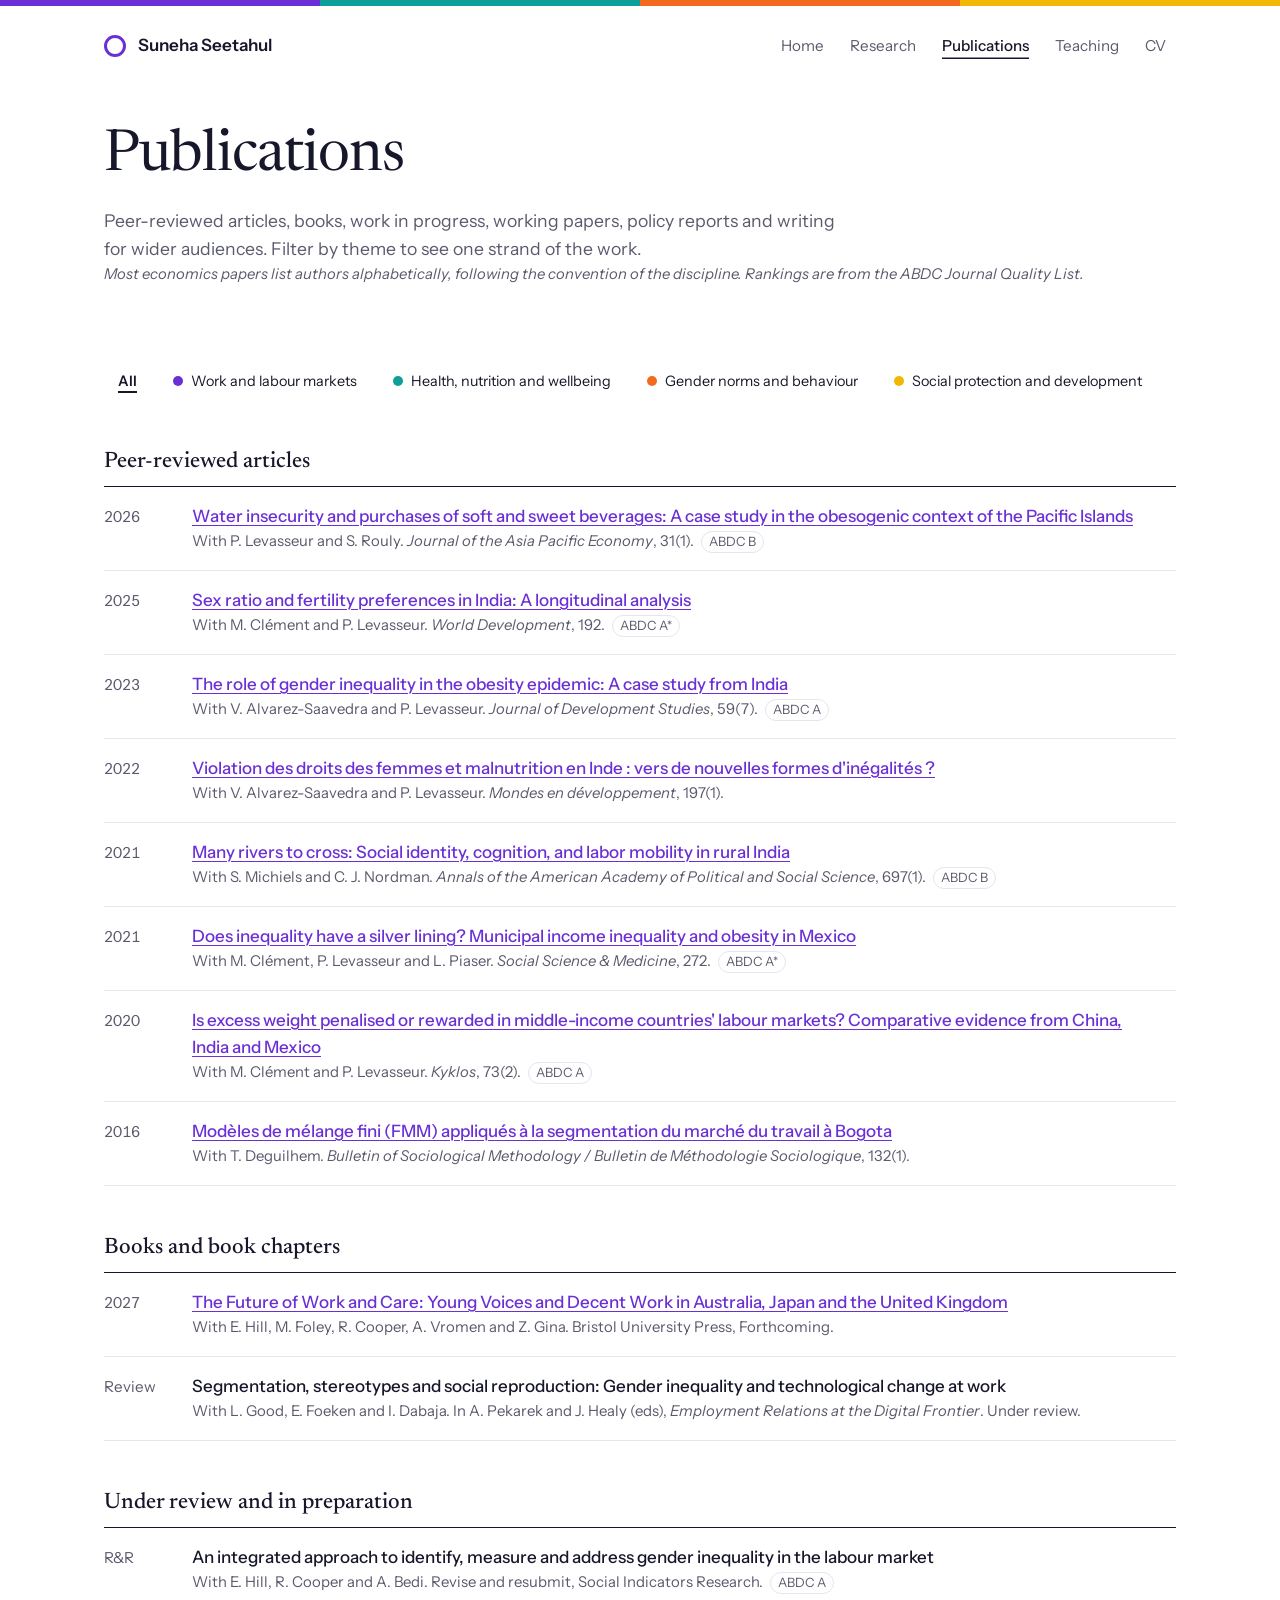
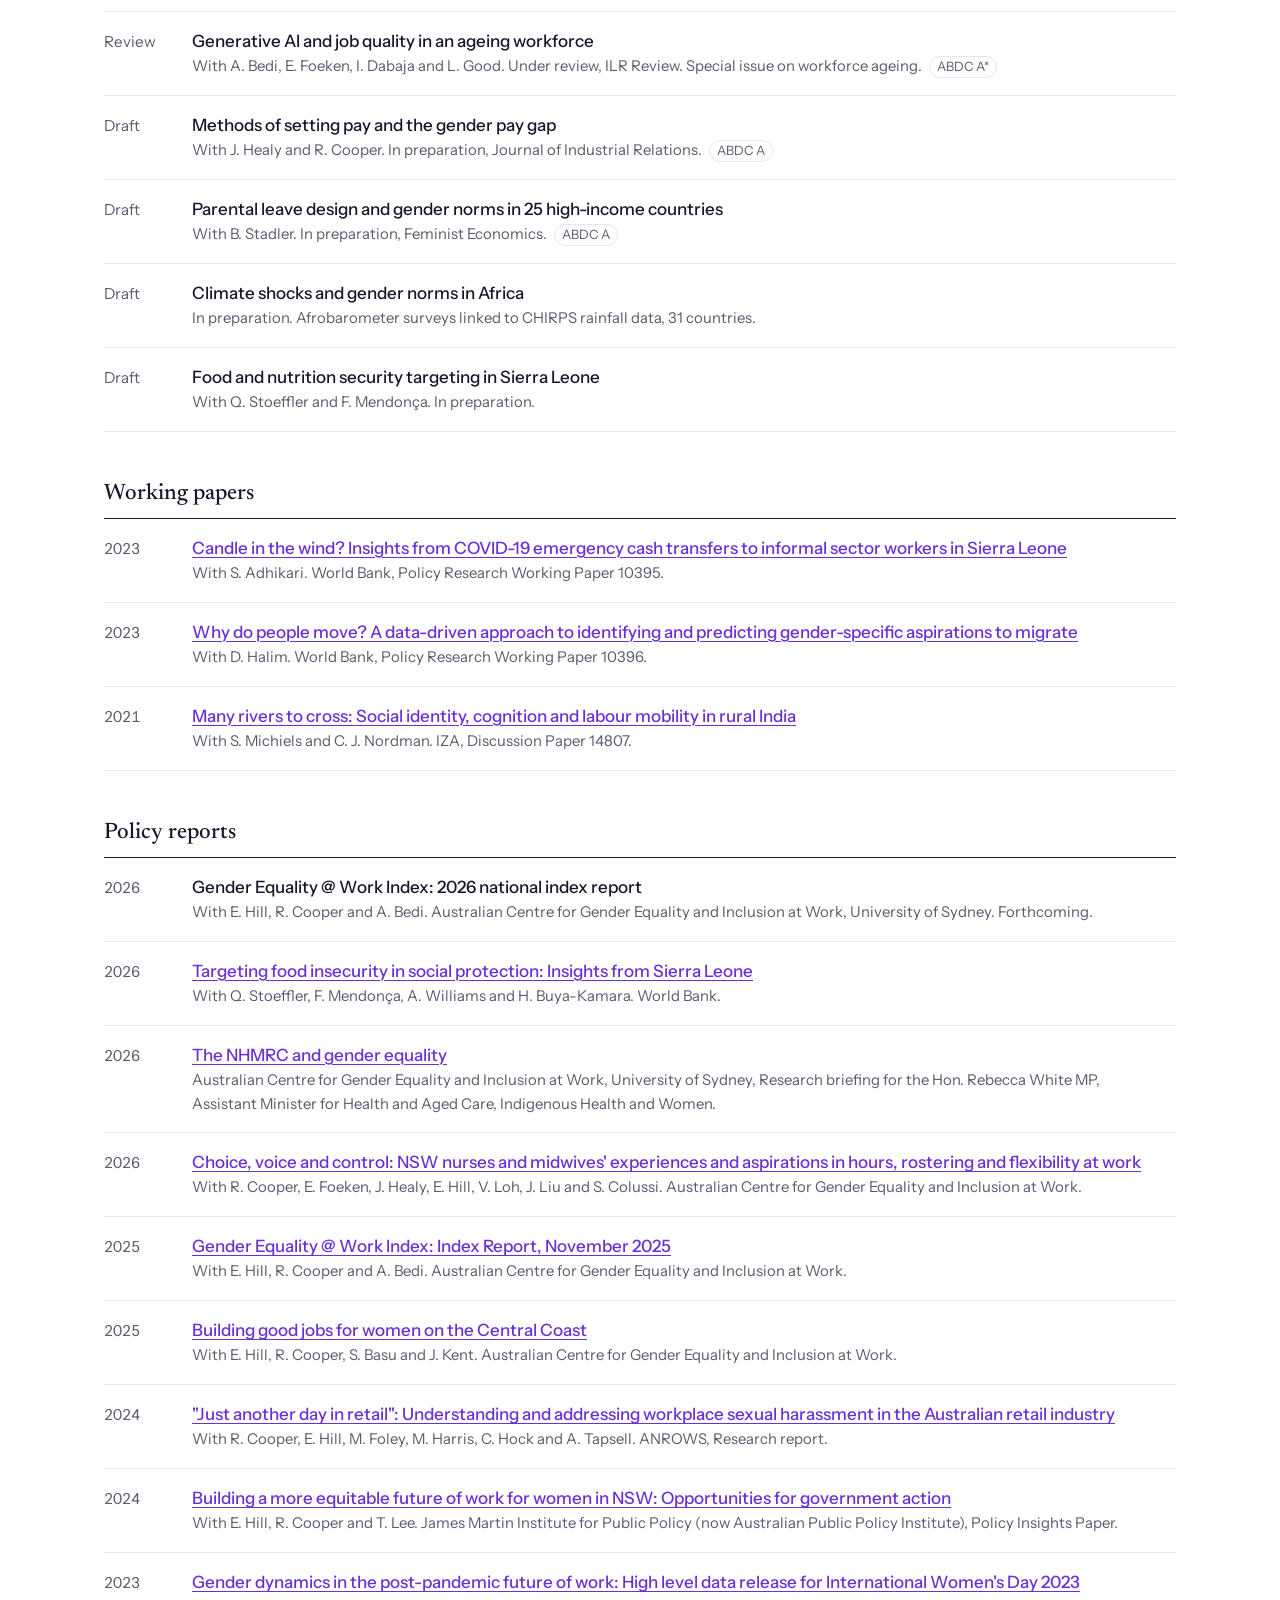
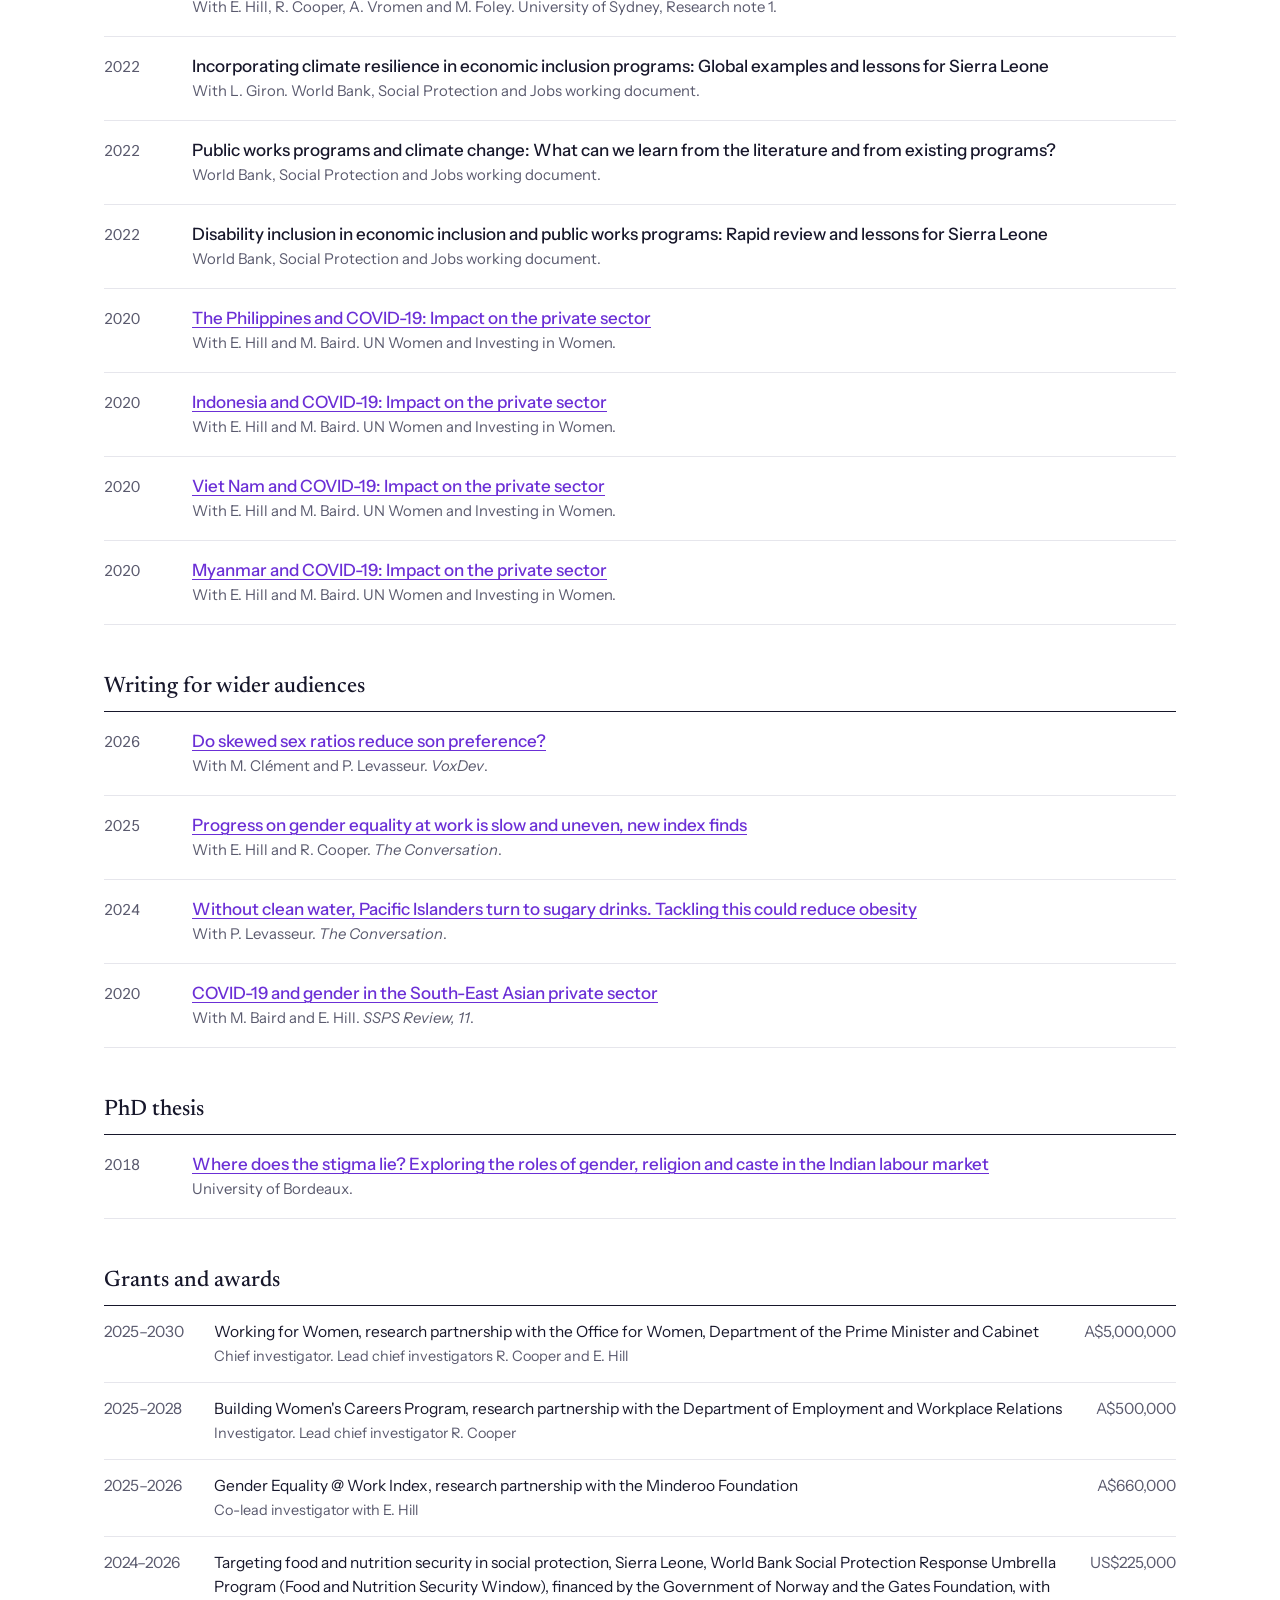
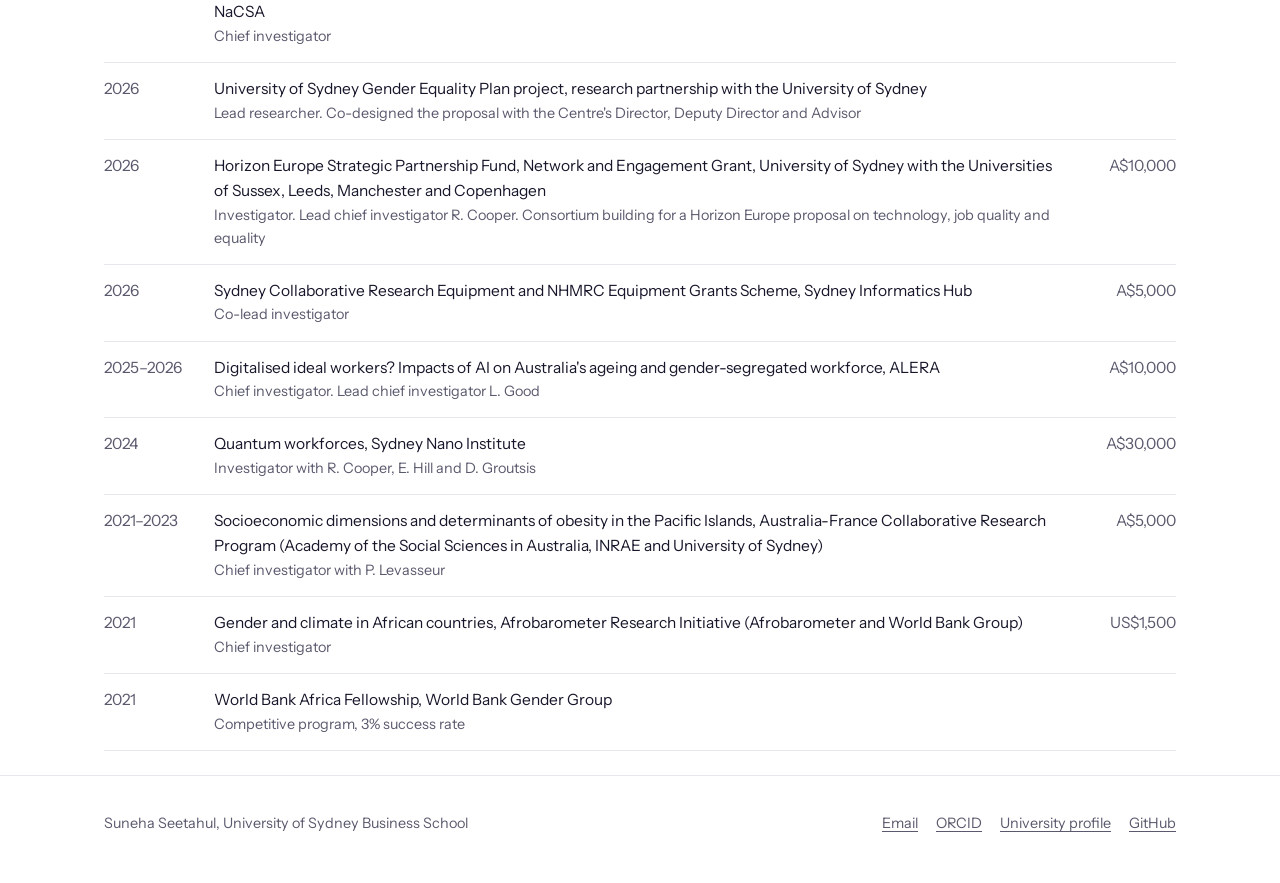
<file: publications.html>
<!doctype html>
<html lang="en-AU">
<head>
<meta charset="utf-8">
<meta name="viewport" content="width=device-width, initial-scale=1">
<title>Publications · Suneha Seetahul</title>
<meta name="description" content="Publications, working papers, policy reports and grants by Suneha Seetahul.">
<link rel="preconnect" href="https://fonts.googleapis.com">
<link rel="preconnect" href="https://fonts.gstatic.com" crossorigin>
<link href="https://fonts.googleapis.com/css2?family=Instrument+Sans:wght@400;500;600&family=Newsreader:opsz,wght@6..72,400;6..72,500&display=swap" rel="stylesheet">
<link rel="stylesheet" href="style.css?v=20261026b">
</head>
<body>
<a class="skip" href="#main">Skip to content</a>

<header class="site">
  <div class="wrap">
    <a class="brand" href="index.html"><span class="mark" aria-hidden="true"></span>Suneha Seetahul</a>
    <nav class="main" aria-label="Main">
      <ul>
        <li><a href="index.html">Home</a></li>
        <li><a href="research.html">Research</a></li>
        <li><a href="publications.html" aria-current="page">Publications</a></li>
        <li><a href="teaching.html">Teaching</a></li>
        <li><a href="cv.pdf">CV</a></li>
      </ul>
    </nav>
  </div>
</header>

<main id="main">
  <div class="wrap page-head">
    <h1 class="display">Publications</h1>
    <p class="lede">Peer-reviewed articles, books, work in progress, working papers, policy reports and writing for wider audiences. Filter by theme to see one strand of the work.</p>
    <p class="pub-note">Most economics papers list authors alphabetically, following the convention of the discipline. Rankings are from the ABDC Journal Quality List.</p>
  </div>

  <div class="wrap">
    <div class="filters pub-filter" role="group" aria-label="Filter publications by theme">
      <button type="button" data-theme="all" aria-pressed="true">All</button>
      <button type="button" class="t-work" data-theme="work" aria-pressed="false"><span class="theme-dot"></span>Work and labour markets</button>
      <button type="button" class="t-health" data-theme="health" aria-pressed="false"><span class="theme-dot"></span>Health, nutrition and wellbeing</button>
      <button type="button" class="t-norms" data-theme="norms" aria-pressed="false"><span class="theme-dot"></span>Gender norms and behaviour</button>
      <button type="button" class="t-protection" data-theme="protection" aria-pressed="false"><span class="theme-dot"></span>Social protection and development</button>
    </div>

    <div class="pubgroup">
      <h2>Peer-reviewed articles</h2>
      <ol class="pubs" data-bib-group="article"><li>Loading…</li></ol>
    </div>

    <div class="pubgroup">
      <h2>Books and book chapters</h2>
      <ol class="pubs" data-bib-group="books"><li>Loading…</li></ol>
    </div>

    <div class="pubgroup">
      <h2>Under review and in preparation</h2>
      <ol class="pubs" data-bib-group="inprogress"><li>Loading…</li></ol>
    </div>

    <div class="pubgroup">
      <h2>Working papers</h2>
      <ol class="pubs" data-bib-group="workingpaper"><li>Loading…</li></ol>
    </div>

    <div class="pubgroup">
      <h2>Policy reports</h2>
      <ol class="pubs" data-bib-group="report"><li>Loading…</li></ol>
    </div>

    <div class="pubgroup">
      <h2>Writing for wider audiences</h2>
      <ol class="pubs" data-bib-group="commentary"><li>Loading…</li></ol>
    </div>

    <div class="pubgroup">
      <h2>PhD thesis</h2>
      <ol class="pubs" data-bib-group="thesis"><li>Loading…</li></ol>
    </div>

    <div class="pubgroup" id="grants">
      <h2>Grants and awards</h2>
      <table class="grants">
        <tbody>
          <tr><td class="yr">2025–2030</td><td>Working for Women, research partnership with the Office for Women, Department of the Prime Minister and Cabinet<span class="role">Chief investigator. Lead chief investigators R. Cooper and E. Hill</span></td><td>A$5,000,000</td></tr>
          <tr><td class="yr">2025–2028</td><td>Building Women's Careers Program, research partnership with the Department of Employment and Workplace Relations<span class="role">Investigator. Lead chief investigator R. Cooper</span></td><td>A$500,000</td></tr>
          <tr><td class="yr">2025–2026</td><td>Gender Equality @ Work Index, research partnership with the Minderoo Foundation<span class="role">Co-lead investigator with E. Hill</span></td><td>A$660,000</td></tr>
          <tr><td class="yr">2024–2026</td><td>Targeting food and nutrition security in social protection, Sierra Leone, World Bank Social Protection Response Umbrella Program (Food and Nutrition Security Window), financed by the Government of Norway and the Gates Foundation, with NaCSA<span class="role">Chief investigator</span></td><td>US$225,000</td></tr>
          <tr><td class="yr">2026</td><td>University of Sydney Gender Equality Plan project, research partnership with the University of Sydney<span class="role">Lead researcher. Co-designed the proposal with the Centre's Director, Deputy Director and Advisor</span></td><td></td></tr>
          <tr><td class="yr">2026</td><td>Horizon Europe Strategic Partnership Fund, Network and Engagement Grant, University of Sydney with the Universities of Sussex, Leeds, Manchester and Copenhagen<span class="role">Investigator. Lead chief investigator R. Cooper. Consortium building for a Horizon Europe proposal on technology, job quality and equality</span></td><td>A$10,000</td></tr>
          <tr><td class="yr">2026</td><td>Sydney Collaborative Research Equipment and NHMRC Equipment Grants Scheme, Sydney Informatics Hub<span class="role">Co-lead investigator</span></td><td>A$5,000</td></tr>
          <tr><td class="yr">2025–2026</td><td>Digitalised ideal workers? Impacts of AI on Australia's ageing and gender-segregated workforce, ALERA<span class="role">Chief investigator. Lead chief investigator L. Good</span></td><td>A$10,000</td></tr>
          <tr><td class="yr">2024</td><td>Quantum workforces, Sydney Nano Institute<span class="role">Investigator with R. Cooper, E. Hill and D. Groutsis</span></td><td>A$30,000</td></tr>
          <tr><td class="yr">2021–2023</td><td>Socioeconomic dimensions and determinants of obesity in the Pacific Islands, Australia-France Collaborative Research Program (Academy of the Social Sciences in Australia, INRAE and University of Sydney)<span class="role">Chief investigator with P. Levasseur</span></td><td>A$5,000</td></tr>
          <tr><td class="yr">2021</td><td>Gender and climate in African countries, Afrobarometer Research Initiative (Afrobarometer and World Bank Group)<span class="role">Chief investigator</span></td><td>US$1,500</td></tr>
          <tr><td class="yr">2021</td><td>World Bank Africa Fellowship, World Bank Gender Group<span class="role">Competitive program, 3% success rate</span></td><td></td></tr>
        </tbody>
      </table>
    </div>
  </div>
</main>

<footer class="site">
  <div class="wrap">
    <span>Suneha Seetahul, University of Sydney Business School</span>
    <ul>
      <li><a href="mailto:suneha.seetahul@sydney.edu.au">Email</a></li>
      <li><a href="https://orcid.org/0000-0003-4393-0550">ORCID</a></li>
      <li><a href="https://profiles.sydney.edu.au/suneha.seetahul/">University profile</a></li>
      <li><a href="https://github.com/sunehaseetahul">GitHub</a></li>
    </ul>
  </div>
</footer>

<script src="papers.js"></script>
<script>
(function () {
  document.querySelectorAll("ol.pubs li").forEach(function (li) {
    var box = li.querySelector(".tdots");
    (li.getAttribute("data-themes") || "").split(" ").forEach(function (t) {
      if (!t) return;
      var d = document.createElement("span");
      d.className = "theme-dot t-" + t;
      d.title = t;
      box.appendChild(d);
    });
  });
  var buttons = document.querySelectorAll(".pub-filter button");
  buttons.forEach(function (b) {
    b.addEventListener("click", function () {
      var theme = b.getAttribute("data-theme");
      buttons.forEach(function (o) { o.setAttribute("aria-pressed", String(o === b)); });
      document.querySelectorAll("ol.pubs li").forEach(function (li) {
        var show = theme === "all" || (" " + li.getAttribute("data-themes") + " ").indexOf(" " + theme + " ") > -1;
        li.hidden = !show;
      });
      document.querySelectorAll(".pubgroup").forEach(function (g) {
        var list = g.querySelector("ol.pubs");
        if (!list) return;
        g.hidden = !list.querySelector("li:not([hidden])");
      });
    });
  });
})();
</script>
</body>
</html>
</file>
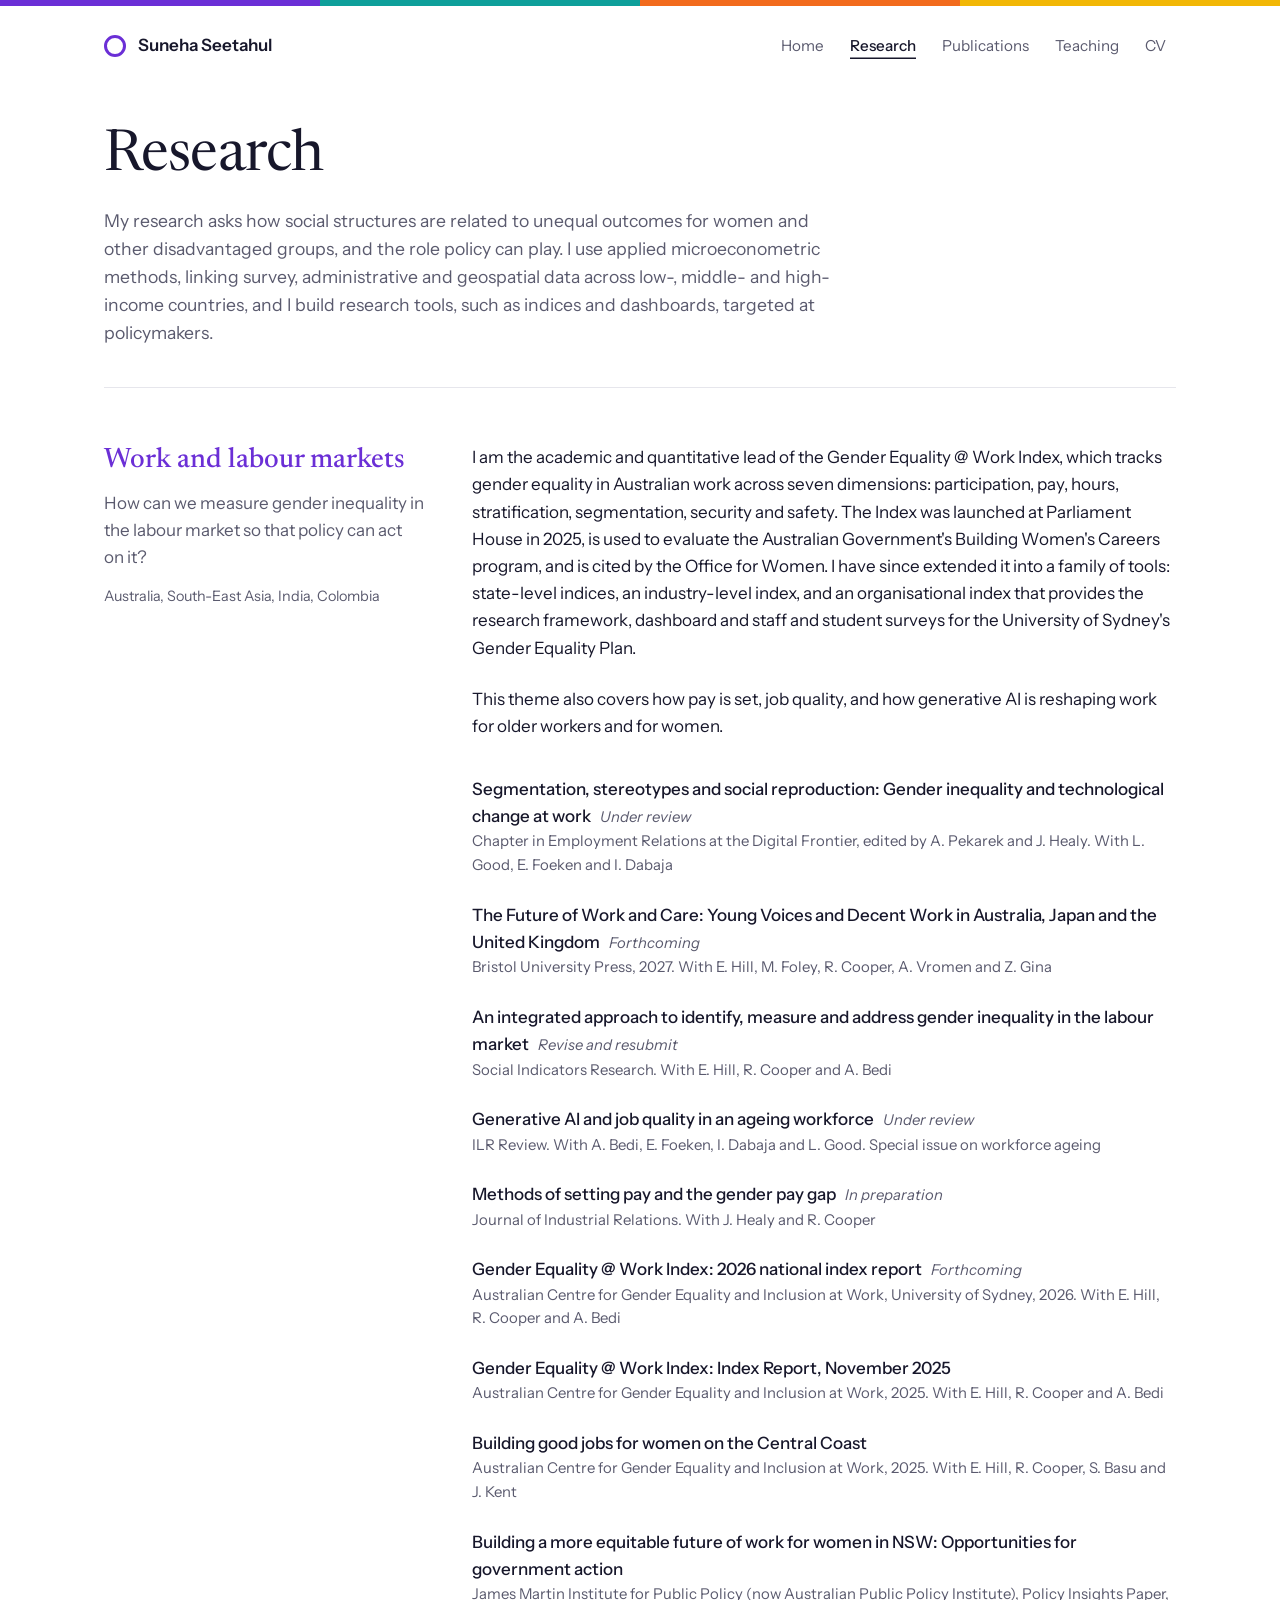
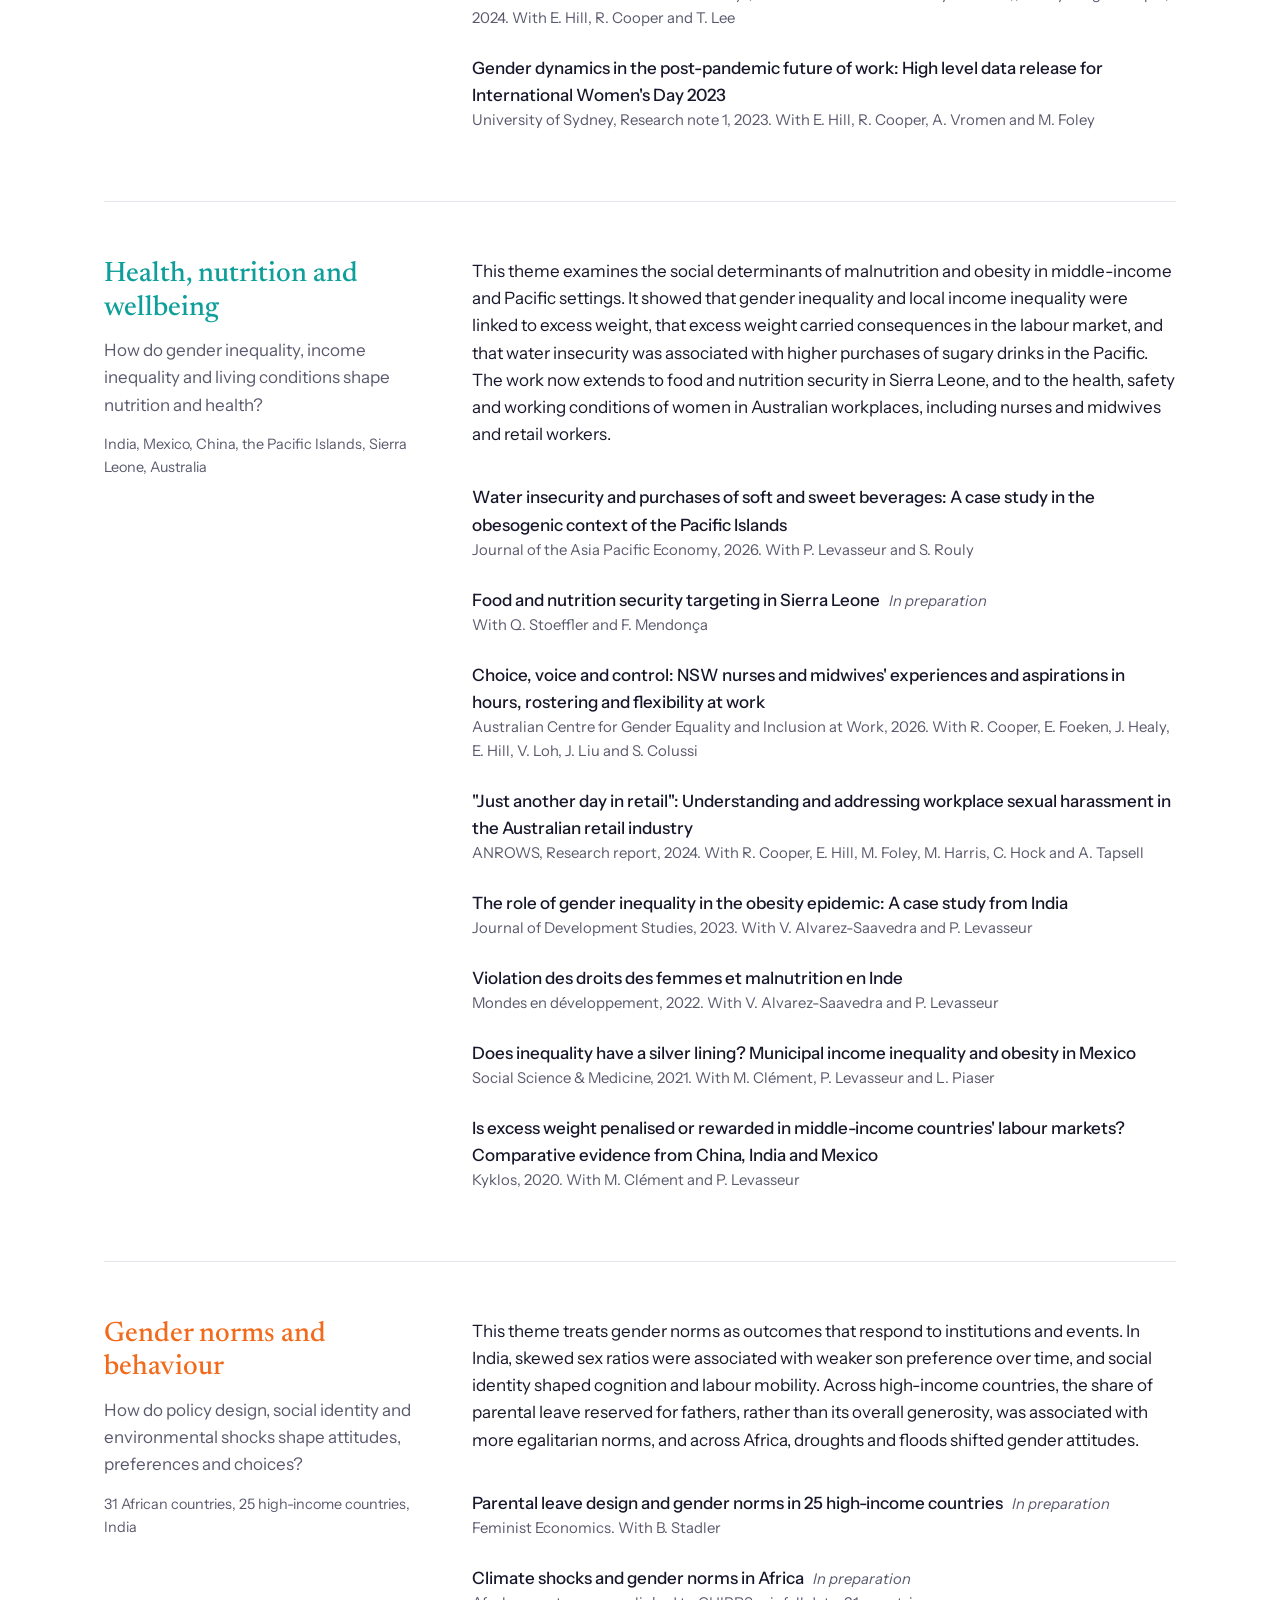
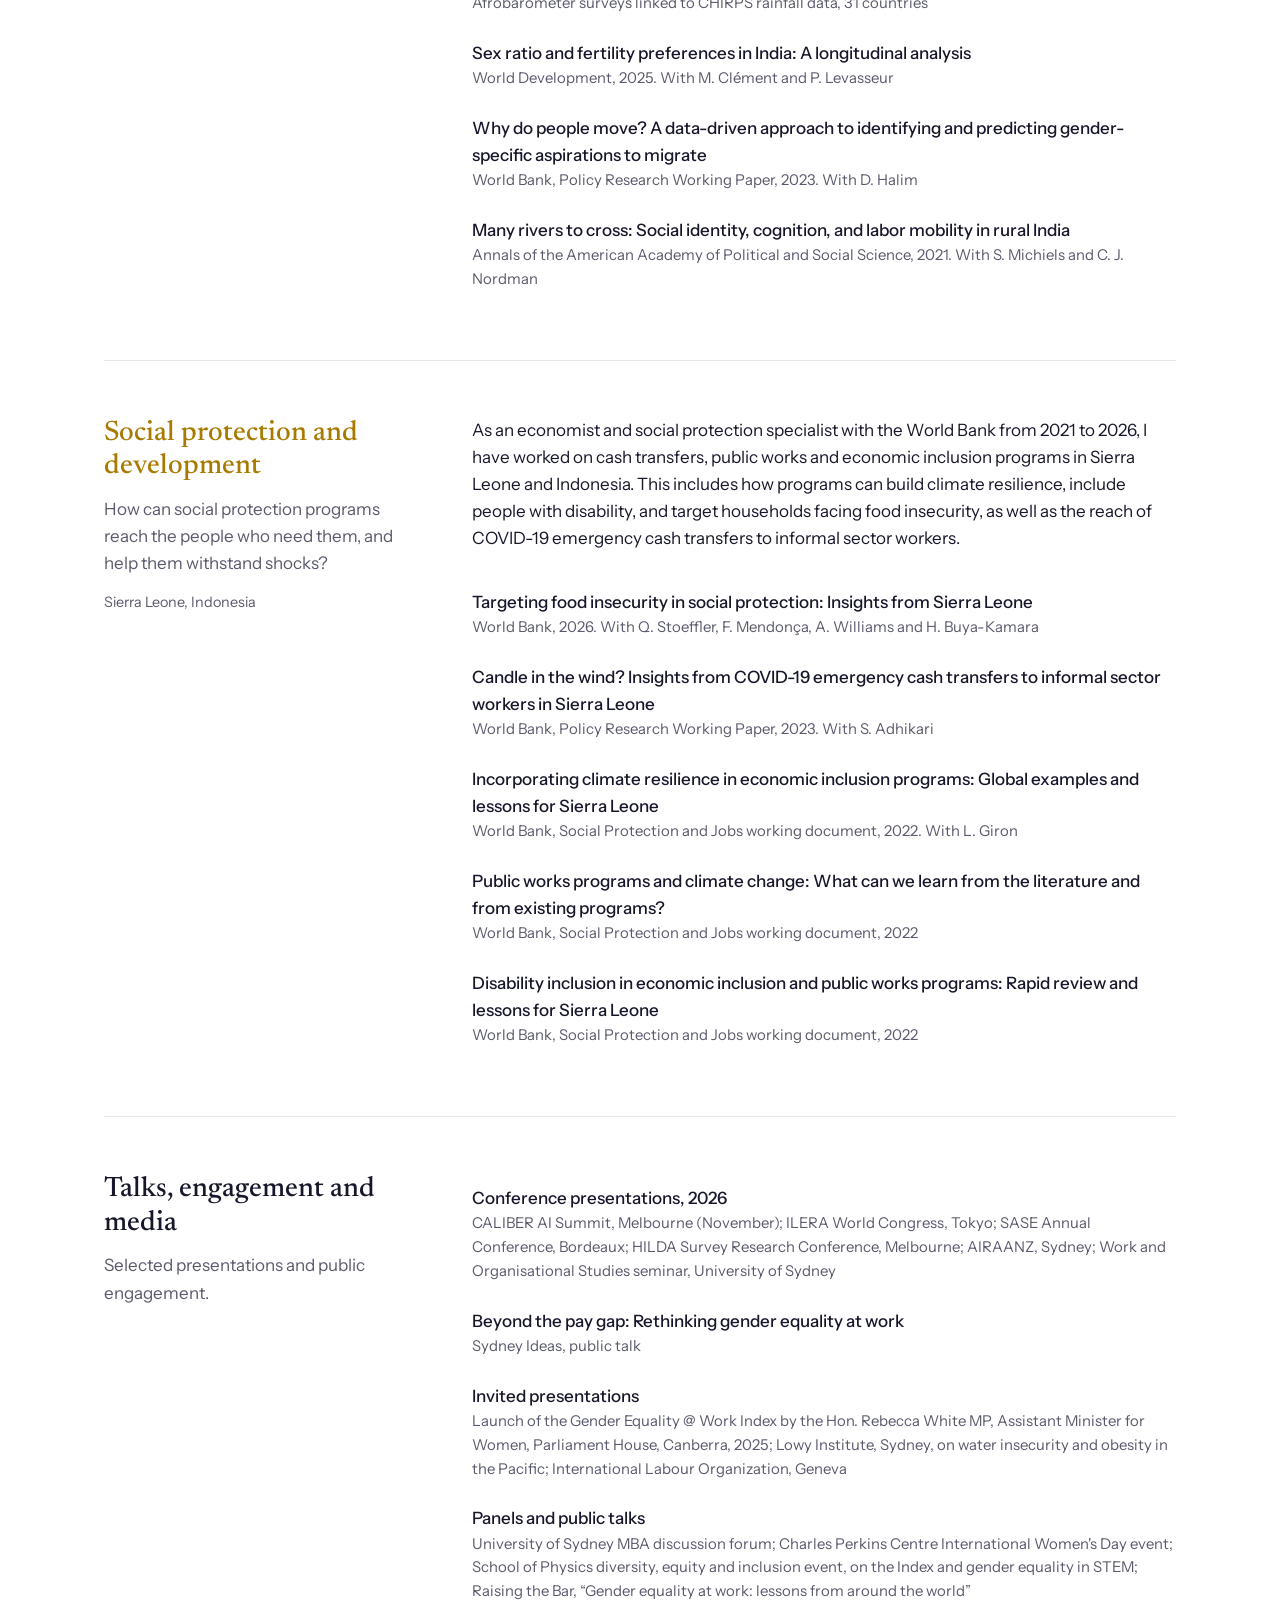
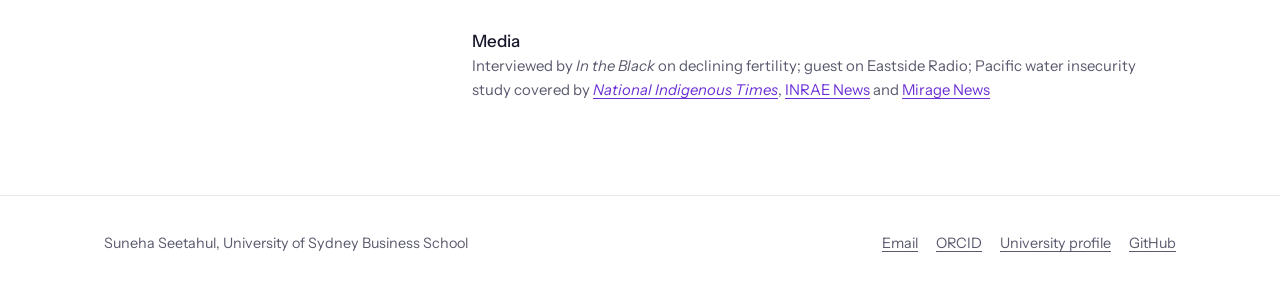
<file: research.html>
<!doctype html>
<html lang="en-AU">
<head>
<meta charset="utf-8">
<meta name="viewport" content="width=device-width, initial-scale=1">
<title>Research · Suneha Seetahul</title>
<meta name="description" content="Research by Suneha Seetahul on health and nutrition, gender norms, gender equality at work, and social protection.">
<link rel="preconnect" href="https://fonts.googleapis.com">
<link rel="preconnect" href="https://fonts.gstatic.com" crossorigin>
<link href="https://fonts.googleapis.com/css2?family=Instrument+Sans:wght@400;500;600&family=Newsreader:opsz,wght@6..72,400;6..72,500&display=swap" rel="stylesheet">
<link rel="stylesheet" href="style.css?v=20261026b">
</head>
<body>
<a class="skip" href="#main">Skip to content</a>

<header class="site">
  <div class="wrap">
    <a class="brand" href="index.html"><span class="mark" aria-hidden="true"></span>Suneha Seetahul</a>
    <nav class="main" aria-label="Main">
      <ul>
        <li><a href="index.html">Home</a></li>
        <li><a href="research.html" aria-current="page">Research</a></li>
        <li><a href="publications.html">Publications</a></li>
        <li><a href="teaching.html">Teaching</a></li>
        <li><a href="cv.pdf">CV</a></li>
      </ul>
    </nav>
  </div>
</header>

<main id="main">
  <div class="wrap page-head">
    <h1 class="display">Research</h1>
    <p class="lede">My research asks how social structures are related to unequal outcomes for women and other disadvantaged groups, and the role policy can play. I use applied microeconometric methods, linking survey, administrative and geospatial data across low-, middle- and high-income countries, and I build research tools, such as indices and dashboards, targeted at policymakers.</p>
  </div>

  <div class="wrap">
    <article class="rtheme t-work" id="work">
      <div class="side">
        <h2 style="margin-top:0">Work and labour markets</h2>
        <p class="question">How can we measure gender inequality in the labour market so that policy can act on it?</p>
        <p class="places">Australia, South-East Asia, India, Colombia</p>
      </div>
      <div>
        <p class="desc">I am the academic and quantitative lead of the Gender Equality @ Work Index, which tracks gender equality in Australian work across seven dimensions: participation, pay, hours, stratification, segmentation, security and safety. The Index was launched at Parliament House in 2025, is used to evaluate the Australian Government's Building Women's Careers program, and is cited by the Office for Women. I have since extended it into a family of tools: state-level indices, an industry-level index, and an organisational index that provides the research framework, dashboard and staff and student surveys for the University of Sydney's Gender Equality Plan.</p>
        <p class="desc">This theme also covers how pay is set, job quality, and how generative AI is reshaping work for older workers and for women.</p>
        <ul class="works" data-bib-theme="work"><li>Loading…</li></ul>
      </div>
    </article>

    <article class="rtheme t-health" id="health">
      <div class="side">
        <h2 style="margin-top:0">Health, nutrition and wellbeing</h2>
        <p class="question">How do gender inequality, income inequality and living conditions shape nutrition and health?</p>
        <p class="places">India, Mexico, China, the Pacific Islands, Sierra Leone, Australia</p>
      </div>
      <div>
        <p class="desc">This theme examines the social determinants of malnutrition and obesity in middle-income and Pacific settings. It showed that gender inequality and local income inequality were linked to excess weight, that excess weight carried consequences in the labour market, and that water insecurity was associated with higher purchases of sugary drinks in the Pacific. The work now extends to food and nutrition security in Sierra Leone, and to the health, safety and working conditions of women in Australian workplaces, including nurses and midwives and retail workers.</p>
        <ul class="works" data-bib-theme="health"><li>Loading…</li></ul>
      </div>
    </article>

    <article class="rtheme t-norms" id="norms">
      <div class="side">
        <h2 style="margin-top:0">Gender norms and behaviour</h2>
        <p class="question">How do policy design, social identity and environmental shocks shape attitudes, preferences and choices?</p>
        <p class="places">31 African countries, 25 high-income countries, India</p>
      </div>
      <div>
        <p class="desc">This theme treats gender norms as outcomes that respond to institutions and events. In India, skewed sex ratios were associated with weaker son preference over time, and social identity shaped cognition and labour mobility. Across high-income countries, the share of parental leave reserved for fathers, rather than its overall generosity, was associated with more egalitarian norms, and across Africa, droughts and floods shifted gender attitudes.</p>
        <ul class="works" data-bib-theme="norms"><li>Loading…</li></ul>
      </div>
    </article>

    <article class="rtheme t-protection" id="protection">
      <div class="side">
        <h2 style="margin-top:0">Social protection and development</h2>
        <p class="question">How can social protection programs reach the people who need them, and help them withstand shocks?</p>
        <p class="places">Sierra Leone, Indonesia</p>
      </div>
      <div>
        <p class="desc">As an economist and social protection specialist with the World Bank from 2021 to 2026, I have worked on cash transfers, public works and economic inclusion programs in Sierra Leone and Indonesia. This includes how programs can build climate resilience, include people with disability, and target households facing food insecurity, as well as the reach of COVID-19 emergency cash transfers to informal sector workers.</p>
        <ul class="works" data-bib-theme="protection"><li>Loading…</li></ul>
      </div>
    </article>

    <section class="rtheme" id="talks" aria-labelledby="talks-title">
      <div class="side">
        <h2 id="talks-title" style="margin-top:0">Talks, engagement and media</h2>
        <p class="question">Selected presentations and public engagement.</p>
      </div>
      <div>
        <ul class="works">
          <li><span class="wt">Conference presentations, 2026</span><span class="wm">CALIBER AI Summit, Melbourne (November); ILERA World Congress, Tokyo; SASE Annual Conference, Bordeaux; HILDA Survey Research Conference, Melbourne; AIRAANZ, Sydney; Work and Organisational Studies seminar, University of Sydney</span></li>
          <li><span class="wt"><a href="https://www.youtube.com/watch?v=WOYDgXEnEvo">Beyond the pay gap: Rethinking gender equality at work</a></span><span class="wm">Sydney Ideas, public talk</span></li>
          <li><span class="wt">Invited presentations</span><span class="wm">Launch of the Gender Equality @ Work Index by the Hon. Rebecca White MP, Assistant Minister for Women, Parliament House, Canberra, 2025; Lowy Institute, Sydney, on water insecurity and obesity in the Pacific; International Labour Organization, Geneva</span></li>
          <li><span class="wt">Panels and public talks</span><span class="wm">University of Sydney MBA discussion forum; Charles Perkins Centre International Women's Day event; School of Physics diversity, equity and inclusion event, on the Index and gender equality in STEM; Raising the Bar, “Gender equality at work: lessons from around the world”</span></li>
          <li><span class="wt">Media</span><span class="wm">Interviewed by <i>In the Black</i> on declining fertility; guest on Eastside Radio; Pacific water insecurity study covered by <a href="https://nit.com.au/20-12-2024/15520/study-suggests-clean-water-access-could-curb-pacific-island-obesity-rates"><i>National Indigenous Times</i></a>, <a href="https://www.inrae.fr/en/news/without-clean-water-pacific-islanders-turn-sugary-drinks-tackling-could-reduce-obesity">INRAE News</a> and <a href="https://www.miragenews.com/pacific-islanders-swap-water-for-sugary-drinks-1382688/">Mirage News</a></span></li>
        </ul>
      </div>
    </section>
  </div>
</main>

<footer class="site">
  <div class="wrap">
    <span>Suneha Seetahul, University of Sydney Business School</span>
    <ul>
      <li><a href="mailto:suneha.seetahul@sydney.edu.au">Email</a></li>
      <li><a href="https://orcid.org/0000-0003-4393-0550">ORCID</a></li>
      <li><a href="https://profiles.sydney.edu.au/suneha.seetahul/">University profile</a></li>
      <li><a href="https://github.com/sunehaseetahul">GitHub</a></li>
    </ul>
  </div>
</footer>
<script src="papers.js"></script>
</body>
</html>
</file>
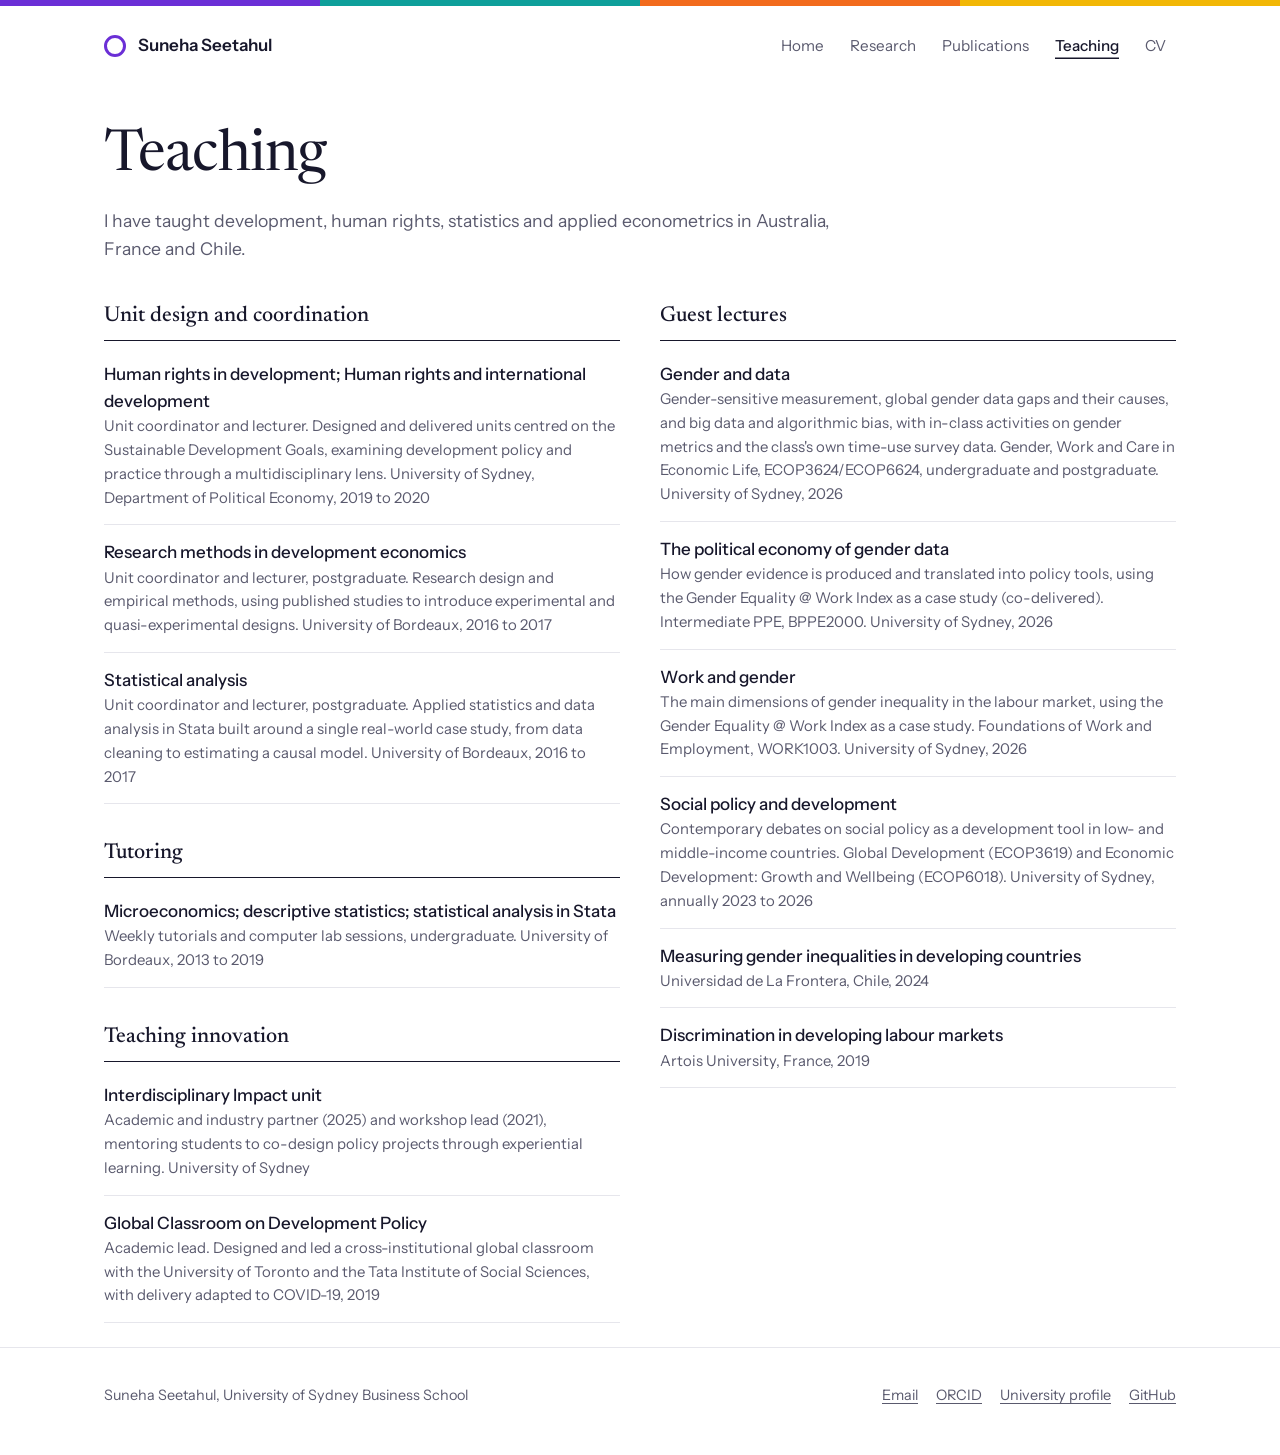
<file: teaching.html>
<!doctype html>
<html lang="en-AU">
<head>
<meta charset="utf-8">
<meta name="viewport" content="width=device-width, initial-scale=1">
<title>Teaching · Suneha Seetahul</title>
<meta name="description" content="Teaching by Suneha Seetahul.">
<link rel="preconnect" href="https://fonts.googleapis.com">
<link rel="preconnect" href="https://fonts.gstatic.com" crossorigin>
<link href="https://fonts.googleapis.com/css2?family=Instrument+Sans:wght@400;500;600&family=Newsreader:opsz,wght@6..72,400;6..72,500&display=swap" rel="stylesheet">
<link rel="stylesheet" href="style.css?v=20261026b">
</head>
<body>
<a class="skip" href="#main">Skip to content</a>

<header class="site">
  <div class="wrap">
    <a class="brand" href="index.html"><span class="mark" aria-hidden="true"></span>Suneha Seetahul</a>
    <nav class="main" aria-label="Main">
      <ul>
        <li><a href="index.html">Home</a></li>
        <li><a href="research.html">Research</a></li>
        <li><a href="publications.html">Publications</a></li>
        <li><a href="teaching.html" aria-current="page">Teaching</a></li>
        <li><a href="cv.pdf">CV</a></li>
      </ul>
    </nav>
  </div>
</header>

<main id="main">
  <div class="wrap page-head">
    <h1 class="display">Teaching</h1>
    <p class="lede">I have taught development, human rights, statistics and applied econometrics in Australia, France and Chile.</p>
  </div>

  <div class="wrap tgrid tgrid-2">
    <div>
      <h2>Unit design and coordination</h2>
      <ul class="tlist">
        <li><b>Human rights in development; Human rights and international development</b><span>Unit coordinator and lecturer. Designed and delivered units centred on the Sustainable Development Goals, examining development policy and practice through a multidisciplinary lens. University of Sydney, Department of Political Economy, 2019 to 2020</span></li>
        <li><b>Research methods in development economics</b><span>Unit coordinator and lecturer, postgraduate. Research design and empirical methods, using published studies to introduce experimental and quasi-experimental designs. University of Bordeaux, 2016 to 2017</span></li>
        <li><b>Statistical analysis</b><span>Unit coordinator and lecturer, postgraduate. Applied statistics and data analysis in Stata built around a single real-world case study, from data cleaning to estimating a causal model. University of Bordeaux, 2016 to 2017</span></li>
      </ul>
      <h2>Tutoring</h2>
      <ul class="tlist">
        <li><b>Microeconomics; descriptive statistics; statistical analysis in Stata</b><span>Weekly tutorials and computer lab sessions, undergraduate. University of Bordeaux, 2013 to 2019</span></li>
      </ul>
      <h2>Teaching innovation</h2>
      <ul class="tlist">
        <li><b>Interdisciplinary Impact unit</b><span>Academic and industry partner (2025) and workshop lead (2021), mentoring students to co-design policy projects through experiential learning. University of Sydney</span></li>
        <li><b>Global Classroom on Development Policy</b><span>Academic lead. Designed and led a cross-institutional global classroom with the University of Toronto and the Tata Institute of Social Sciences, with delivery adapted to COVID-19, 2019</span></li>
      </ul>
    </div>
    <div>
      <h2>Guest lectures</h2>
      <ul class="tlist">
        <li><b>Gender and data</b><span>Gender-sensitive measurement, global gender data gaps and their causes, and big data and algorithmic bias, with in-class activities on gender metrics and the class's own time-use survey data. Gender, Work and Care in Economic Life, ECOP3624/ECOP6624, undergraduate and postgraduate. University of Sydney, 2026</span></li>
        <li><b>The political economy of gender data</b><span>How gender evidence is produced and translated into policy tools, using the Gender Equality @ Work Index as a case study (co-delivered). Intermediate PPE, BPPE2000. University of Sydney, 2026</span></li>
        <li><b>Work and gender</b><span>The main dimensions of gender inequality in the labour market, using the Gender Equality @ Work Index as a case study. Foundations of Work and Employment, WORK1003. University of Sydney, 2026</span></li>
        <li><b>Social policy and development</b><span>Contemporary debates on social policy as a development tool in low- and middle-income countries. Global Development (ECOP3619) and Economic Development: Growth and Wellbeing (ECOP6018). University of Sydney, annually 2023 to 2026</span></li>
        <li><b>Measuring gender inequalities in developing countries</b><span>Universidad de La Frontera, Chile, 2024</span></li>
        <li><b>Discrimination in developing labour markets</b><span>Artois University, France, 2019</span></li>
      </ul>
    </div>
  </div>
</main>

<footer class="site">
  <div class="wrap">
    <span>Suneha Seetahul, University of Sydney Business School</span>
    <ul>
      <li><a href="mailto:suneha.seetahul@sydney.edu.au">Email</a></li>
      <li><a href="https://orcid.org/0000-0003-4393-0550">ORCID</a></li>
      <li><a href="https://profiles.sydney.edu.au/suneha.seetahul/">University profile</a></li>
      <li><a href="https://github.com/sunehaseetahul">GitHub</a></li>
    </ul>
  </div>
</footer>
</body>
</html>
</file>
<file: style.css>
/* Suneha Seetahul: shared styles */
:root {
  --paper: #FFFFFF;
  --paper-2: #F4F3F8;
  --ink: #17172B;
  --slate: #5A5A6E;
  --rule: #E6E6EC;
  --land: #EFEFF3;
  --land-hi: #E4E1F0;
  --link: #6B2FD6;
  --work: #6B2FD6;
  --health: #0E9F9A;
  --norms: #F26B1D;
  --protection: #F2B705;
  --protection-text: #A87A00;
  --serif: "Newsreader", Georgia, serif;
  --sans: "Instrument Sans", system-ui, sans-serif;
  color-scheme: light;
}
@media (prefers-color-scheme: dark) {
  :root:not([data-theme="light"]) {
    --paper: #131320;
    --paper-2: #1C1C2C;
    --ink: #ECECF4;
    --slate: #A4A4B8;
    --rule: #2C2C3E;
    --land: #242436;
    --land-hi: #302E48;
    --link: #B69CFF;
    --work: #A98BF5;
    --health: #3FC9C3;
    --norms: #FF8A47;
    --protection: #F5C842;
    --protection-text: #F5C842;
    color-scheme: dark;
  }
}

* { box-sizing: border-box; }
html { scroll-behavior: smooth; }
@media (prefers-reduced-motion: reduce) { html { scroll-behavior: auto; } }
body {
  margin: 0;
  background: var(--paper);
  color: var(--ink);
  font: 400 1.0625rem/1.6 var(--sans);
  -webkit-font-smoothing: antialiased;
}
img { max-width: 100%; display: block; }
a { color: var(--link); text-underline-offset: 3px; text-decoration-thickness: 1px; }
a:hover { text-decoration-thickness: 2px; }
:focus-visible { outline: 2px solid var(--link); outline-offset: 3px; border-radius: 2px; }
.wrap { max-width: 1120px; margin: 0 auto; padding-left: 24px; padding-right: 24px; }
.skip { position: absolute; left: -999px; }
.skip:focus { left: 16px; top: 12px; background: var(--paper); padding: 6px 10px; z-index: 10; }

/* Header */
header.site { padding-top: 26px; padding-bottom: 26px; }
header.site .wrap { display: flex; justify-content: space-between; align-items: center; gap: 16px; flex-wrap: wrap; }
.brand { display: flex; align-items: center; gap: 12px; color: var(--ink); text-decoration: none; font-weight: 600; }
.brand .mark {
  width: 22px; height: 22px; border-radius: 50%;
  border: 3px solid var(--link); background: transparent; flex: none;
}
nav.main ul { list-style: none; margin: 0; padding: 0; display: flex; gap: 6px; flex-wrap: wrap; }
nav.main a {
  color: var(--slate); text-decoration: none; font-size: 0.95rem;
  padding: 4px 0; margin: 0 10px;
}
nav.main a:hover { color: var(--ink); }
nav.main a[aria-current="page"] { color: var(--ink); font-weight: 500; box-shadow: inset 0 -1.5px 0 var(--ink); }

/* Type */
h1, h2, h3 { margin: 0; }
.display {
  font: 400 clamp(2.1rem, 4.8vw, 3.6rem)/1.1 var(--serif);
  letter-spacing: -0.015em;
}
h2.section-title { font: 500 clamp(1.6rem, 2.6vw, 2.1rem)/1.2 var(--serif); letter-spacing: -0.01em; }
.lede { color: var(--slate); max-width: 62ch; margin: 10px 0 0; }
section.block { padding-top: 72px; padding-bottom: 72px; }
section.block + section.block { border-top: 1px solid var(--rule); }

/* Page head (inner pages) */
.page-head { padding-top: 40px; padding-bottom: 40px; }
.page-head .display { max-width: 22ch; }
.page-head .lede { margin-top: 18px; font-size: 1.1rem; }

/* Hero */
.hero { display: grid; grid-template-columns: minmax(0, 1.5fr) minmax(0, 1fr); gap: 56px; align-items: center; padding-top: 40px; padding-bottom: 56px; }
.hero .display { max-width: 19ch; }
.hero .intro { color: var(--slate); max-width: 58ch; margin: 26px 0 0; }
.hero .intro strong { color: var(--ink); font-weight: 500; }
.actions { display: flex; flex-wrap: wrap; gap: 12px; margin-top: 28px; }
.btn {
  display: inline-block; text-decoration: none; font-weight: 500; font-size: 0.95rem;
  padding: 10px 18px; border-radius: 999px; border: 1px solid var(--ink); color: var(--ink);
}
.btn.solid { background: var(--ink); color: var(--paper); }
.btn:hover { text-decoration: none; background: var(--paper-2); }
.btn.solid:hover { background: var(--link); border-color: var(--link); }

.portrait { position: relative; justify-self: end; width: 100%; max-width: 360px; }
.portrait .frame {
  aspect-ratio: 4 / 5; border-radius: 8px; overflow: hidden;
  background: var(--paper-2); position: relative;
}
.portrait img { display: block; width: 100%; height: 100%; object-fit: cover; }
.portrait .fallback {
  position: absolute; inset: 0; display: grid; place-items: center;
  font: 400 5rem/1 var(--serif); color: var(--slate);
}
.portrait .tag {
  position: absolute; left: -22px; bottom: 28px; background: var(--paper); border: 1px solid var(--rule);
  border-radius: 12px; padding: 10px 14px; font-size: 0.85rem; line-height: 1.4; max-width: 230px;
  box-shadow: 0 8px 24px -12px rgba(21, 32, 43, 0.35);
}
.portrait .tag b { display: block; font-weight: 600; }

/* Bio (home) */
.bio { display: grid; grid-template-columns: 240px minmax(0, 1fr); gap: 48px; align-items: start; padding-top: 32px; padding-bottom: 56px; }
.bio .portrait { margin: 0; max-width: 240px; justify-self: start; }
.bio .portrait .frame { border-radius: 8px; }
.bio .portrait .fallback { font-size: 3.6rem; }
.bio h1 { font: 500 2rem/1.15 var(--serif); letter-spacing: -0.01em; }
.bio .role { color: var(--slate); margin: 8px 0 22px; font-size: 0.98rem; line-height: 1.5; }
.bio-text { max-width: 64ch; }
.bio-text p { margin: 0 0 14px; }
.bio-links { display: flex; flex-wrap: wrap; gap: 8px 20px; margin-top: 20px !important; font-size: 0.95rem; }

/* Theme keys */
.theme-dot { width: 10px; height: 10px; border-radius: 50%; display: inline-block; flex: none; }
.t-health { --c: var(--health); }
.t-norms { --c: var(--norms); }
.t-work { --c: var(--work); }
.t-protection { --c: var(--protection); }
.theme-dot { background: var(--c); }

/* Map */
.map-head { display: flex; justify-content: space-between; align-items: end; gap: 24px; flex-wrap: wrap; }
.filters { display: flex; flex-wrap: wrap; gap: 8px; margin-top: 28px; }
.filters button {
  font: inherit; font-size: 0.9rem; cursor: pointer; color: var(--ink);
  background: transparent; border: 0; border-radius: 0;
  padding: 7px 14px; display: inline-flex; align-items: center; gap: 8px;
}
.filters button:hover { color: var(--ink); text-decoration: underline; text-underline-offset: 5px; }
.filters button[aria-pressed="true"] { color: var(--ink); font-weight: 600; text-decoration: underline; text-decoration-color: var(--c, var(--ink)); text-decoration-thickness: 2px; text-underline-offset: 5px; }
.filters button[aria-pressed="true"] .theme-dot { background: var(--c); }

.map-wrap { position: relative; margin-top: 20px; }
.map { width: 100%; height: auto; display: block; overflow: visible; }
.map .land { fill: var(--land); }
.map .africa { fill: var(--land-hi); transition: fill .3s; }
.map[data-active="norms"] .africa { fill: color-mix(in srgb, var(--norms) 28%, var(--land)); }
.map .place { cursor: pointer; transition: opacity .25s; }
.map .place .core { fill: var(--c); stroke: var(--paper); stroke-width: 2; }
.map .place .ring { fill: none; stroke: var(--c2, transparent); stroke-width: 2.5; }
.map .place .halo { fill: var(--c); opacity: 0; transition: opacity .25s; }
.map .place:hover .halo, .map .place.is-selected .halo, .map .place:focus-visible .halo { opacity: .22; }
.map .place:focus-visible { outline: none; }
.map .place text { font: 500 12px var(--sans); fill: var(--ink); paint-order: stroke; stroke: var(--paper); stroke-width: 4px; stroke-linejoin: round; }
.map[data-active] .place:not(.on) { opacity: .18; }

.map-caption {
  display: grid; grid-template-columns: minmax(0, 1fr) auto; gap: 16px; align-items: start;
  border-top: 1px solid var(--ink); margin-top: 18px; padding-top: 16px; min-height: 96px;
}
.map-caption h3 { font: 500 1.3rem/1.25 var(--serif); }
.map-caption p { margin: 4px 0 0; color: var(--slate); max-width: 70ch; }
.map-caption .tags { display: flex; gap: 6px; flex-wrap: wrap; justify-content: end; }
.chip { font-size: 0.9rem; color: var(--slate); white-space: nowrap; }
.chip + .chip::before { content: "/ "; margin-left: 2px; }

/* Theme list (home) */
.themes { display: grid; grid-template-columns: repeat(2, minmax(0, 1fr)); gap: 0 48px; margin-top: 36px; }
.themes a.theme {
  display: block; padding: 22px 0;
  border-top: 1px solid var(--rule); text-decoration: none; color: var(--ink);
}
.themes a.theme .bar { display: none; }
.themes a.theme h3 { font: 500 1.3rem/1.25 var(--serif); }
.themes a.theme p { margin: 6px 0 0; color: var(--slate); font-size: 0.97rem; }
.themes a.theme:hover h3 { color: var(--c); }

/* Venn (home) */
.venn-block { display: grid; grid-template-columns: minmax(0, 1fr) minmax(0, 1fr); gap: 56px; align-items: center; }
.venn-list { list-style: none; margin: 28px 0 0; padding: 0; }
.venn-list a { display: grid; grid-template-columns: 10px 1fr; gap: 14px; align-items: baseline; padding: 14px 0; border-top: 1px solid var(--rule); text-decoration: none; color: var(--slate); font-size: 0.95rem; }
.venn-list a b { display: block; color: var(--ink); font-weight: 500; font-size: 1.02rem; margin-bottom: 2px; }
.venn-list a.hot b, .venn-list a:hover b { color: var(--c); }
.venn { width: 100%; height: auto; display: block; overflow: visible; }
.venn .vc circle { fill: var(--c); fill-opacity: .13; stroke: var(--c); stroke-width: 2; transition: fill-opacity .25s; }
.venn .vc.hot circle, .venn .vc:hover circle, .venn .vc:focus-visible circle { fill-opacity: .3; }
.venn .vc:focus-visible { outline: none; }
.venn .vc text { font: 600 14px var(--sans); fill: var(--ink); text-anchor: middle; }
.venn .venn-centre { font: 500 17px var(--serif); fill: var(--ink); text-anchor: middle; }

/* Figures strip */
.figures { display: grid; grid-template-columns: repeat(4, minmax(0, 1fr)); gap: 32px; margin-top: 36px; }
.figures div { padding-top: 0; }
.figures b { display: block; font: 500 1.6rem/1.1 var(--serif); }
.figures span { display: block; color: var(--slate); font-size: 0.93rem; margin-top: 8px; }

/* Impact */
.impact { display: grid; grid-template-columns: repeat(2, minmax(0, 1fr)); gap: 0 48px; margin-top: 28px; }
.impact div { padding: 18px 0; border-top: 1px solid var(--rule); }
.impact h3 { font-size: 1rem; font-weight: 600; }
.impact p { margin: 4px 0 0; color: var(--slate); font-size: 0.97rem; }

/* Research page */
.rtheme { display: grid; grid-template-columns: 320px minmax(0, 1fr); gap: 48px; padding-top: 56px; padding-bottom: 56px; border-top: 1px solid var(--rule); scroll-margin-top: 20px; }
.rtheme .side { position: sticky; top: 24px; align-self: start; }
.rtheme .label { display: flex; align-items: center; gap: 10px; color: var(--c); font-weight: 600; font-size: 0.92rem; }
.rtheme h2 { font: 500 1.75rem/1.2 var(--serif); margin-top: 10px; }
.rtheme .question { color: var(--slate); margin: 12px 0 0; }
.rtheme .places { margin-top: 14px; font-size: 0.9rem; color: var(--slate); }
.rtheme .desc { margin: 0 0 24px; max-width: 64ch; }

ul.works { list-style: none; margin: 0; padding: 0; }
ul.works li { padding: 12px 0; position: relative; }

.wt { font-weight: 500; display: block; }
.wt a { color: var(--ink); text-decoration: none; }
.wt a:hover { color: var(--link); text-decoration: underline; }
.wm { color: var(--slate); font-size: 0.93rem; display: block; }
.status { font-style: italic; font-weight: 400; color: var(--slate); font-size: 0.93rem; margin-left: 6px; }

/* Publications */
.pubgroup { margin-top: 48px; }
.pubgroup:first-child { margin-top: 0; }
.pubgroup h2 { font: 500 1.4rem/1.25 var(--serif); padding-bottom: 10px; border-bottom: 1px solid var(--ink); }
ol.pubs { list-style: none; margin: 0; padding: 0; }
ol.pubs li { display: grid; grid-template-columns: 70px minmax(0, 1fr) auto; gap: 18px; padding: 16px 0; border-bottom: 1px solid var(--rule); align-items: baseline; }
ol.pubs .yr { color: var(--slate); font-variant-numeric: tabular-nums; font-size: 0.95rem; }
ol.pubs .title { font-weight: 500; }
ol.pubs .meta { display: block; color: var(--slate); font-size: 0.93rem; }
ol.pubs .venue { font-style: italic; }
ol.pubs .rank { display: inline-block; margin-left: 4px; padding: 0 7px; border: 1px solid var(--rule); border-radius: 999px; font-size: 0.8rem; font-style: normal; white-space: nowrap; }
.pub-note { color: var(--slate); font-size: 0.93rem; font-style: italic; margin: 0 0 8px; }
ol.pubs .tdots { display: none; }
.pub-filter { display: flex; flex-wrap: wrap; gap: 8px; margin-bottom: 40px; }

/* Grants table */
table.grants { width: 100%; border-collapse: collapse; font-size: 0.97rem; }
table.grants td { padding: 14px 16px 14px 0; border-bottom: 1px solid var(--rule); vertical-align: top; }
table.grants td:last-child { padding-right: 0; text-align: right; white-space: nowrap; color: var(--slate); }
table.grants .yr { color: var(--slate); white-space: nowrap; width: 110px; }
table.grants .role { color: var(--slate); display: block; font-size: 0.9rem; }

/* Teaching */
.tgrid { display: grid; grid-template-columns: repeat(3, minmax(0, 1fr)); gap: 40px; }
.tgrid h2 { font: 500 1.35rem/1.25 var(--serif); padding-bottom: 10px; border-bottom: 1px solid var(--ink); margin-bottom: 6px; }
.tlist { list-style: none; margin: 0; padding: 0; }
.tlist li { padding: 14px 0; border-bottom: 1px solid var(--rule); }
.tlist b { font-weight: 500; display: block; }
.tlist span { color: var(--slate); font-size: 0.93rem; display: block; }

/* Footer */
footer.site { border-top: 1px solid var(--rule); padding-top: 36px; padding-bottom: 48px; margin-top: 24px; }
footer.site .wrap { display: flex; justify-content: space-between; gap: 24px; flex-wrap: wrap; color: var(--slate); font-size: 0.9rem; }
footer.site a { color: var(--slate); }
footer.site ul { list-style: none; margin: 0; padding: 0; display: flex; gap: 18px; flex-wrap: wrap; }

/* Responsive */
@media (max-width: 900px) {
  .hero { grid-template-columns: 1fr; gap: 40px; }
  .portrait { justify-self: start; max-width: 300px; }
  .rtheme { grid-template-columns: 1fr; gap: 20px; }
  .bio { grid-template-columns: 1fr; gap: 28px; }
  .venn-block { grid-template-columns: 1fr; gap: 24px; }
  .venn { max-width: 440px; margin: 0 auto; }
  .bio .portrait { max-width: 180px; }
  .rtheme .side { position: static; }
  .themes, .impact { grid-template-columns: 1fr; }
  .figures { grid-template-columns: repeat(2, minmax(0, 1fr)); }
  .tgrid { grid-template-columns: 1fr; }
}
@media (max-width: 560px) {
  .wrap { padding-left: 16px; padding-right: 16px; }
  section.block { padding-top: 52px; padding-bottom: 52px; }
  .portrait .tag { left: 12px; }
  .map .place text { display: none; }
  .map .place .core { r: 13px; stroke-width: 3; }
  .map .place .ring { r: 19px; stroke-width: 4; }
  .map .place .halo { r: 30px; }
  .portrait { max-width: 220px; }
  .map-caption { grid-template-columns: 1fr; }
  .map-caption .tags { justify-content: start; }
  ol.pubs li { grid-template-columns: 1fr; gap: 4px; }
  ol.pubs .tdots { padding-top: 0; }
  table.grants td:last-child { white-space: normal; }
  table.grants .yr { width: auto; }
}

/* SDGs */
.sdgs { margin: 28px 0 0; color: var(--slate); font-size: 0.95rem; max-width: 80ch; line-height: 1.7; }
.rtheme .sdg { margin-top: 10px; font-size: 0.88rem; color: var(--slate); }

/* Bright accents */
body::before { content: ""; display: block; height: 6px; background: linear-gradient(90deg, var(--work) 0 25%, var(--health) 25% 50%, var(--norms) 50% 75%, var(--protection) 75%); }
.brand .mark { border-color: var(--work); }
.map[data-active="norms"] .africa { fill: color-mix(in srgb, var(--norms) 25%, var(--land)); }
.themes a.theme h3, .rtheme h2 { color: var(--c, var(--ink)); }
.themes a.theme.t-protection h3, .rtheme.t-protection h2 { color: var(--protection-text); }
.themes a.theme:hover h3 { text-decoration: underline; text-underline-offset: 4px; }
section.block + section.block { border-top-color: var(--rule); }
.tgrid .tlist + h2 { margin-top: 36px; }
.tgrid-2 { grid-template-columns: repeat(2, minmax(0, 1fr)); }
@media (max-width: 900px) { .tgrid-2 { grid-template-columns: 1fr; } }
.bio .portrait { align-self: center; }
@media (max-width: 900px) { .bio .portrait { align-self: start; } }
</file>
